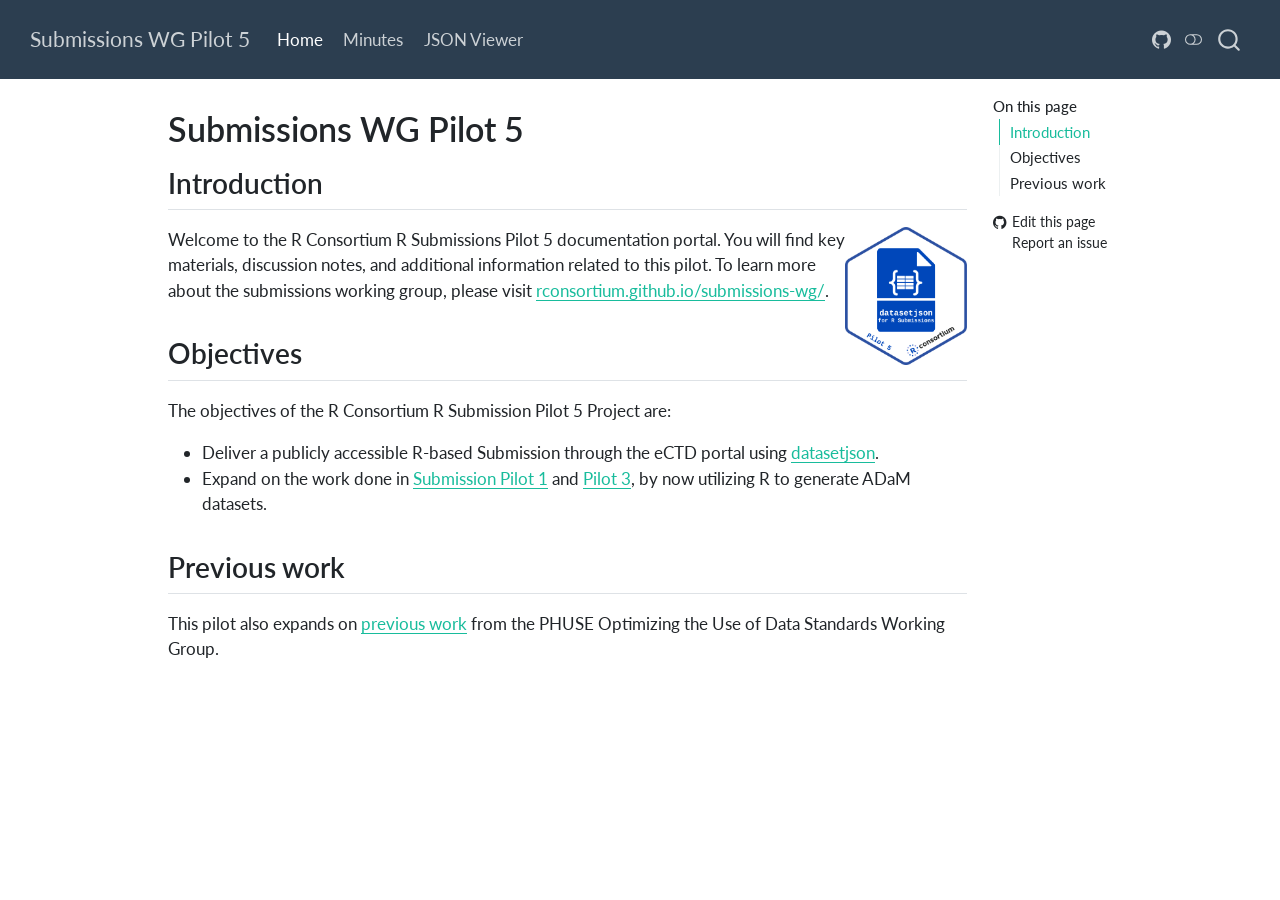
<file: index.html>
<!DOCTYPE html>
<html xmlns="http://www.w3.org/1999/xhtml" lang="en" xml:lang="en"><head>

<meta charset="utf-8">
<meta name="generator" content="quarto-1.8.27">

<meta name="viewport" content="width=device-width, initial-scale=1.0, user-scalable=yes">


<title>Submissions WG Pilot 5</title>
<style>
code{white-space: pre-wrap;}
span.smallcaps{font-variant: small-caps;}
div.columns{display: flex; gap: min(4vw, 1.5em);}
div.column{flex: auto; overflow-x: auto;}
div.hanging-indent{margin-left: 1.5em; text-indent: -1.5em;}
ul.task-list{list-style: none;}
ul.task-list li input[type="checkbox"] {
  width: 0.8em;
  margin: 0 0.8em 0.2em -1em; /* quarto-specific, see https://github.com/quarto-dev/quarto-cli/issues/4556 */ 
  vertical-align: middle;
}
</style>


<script src="site_libs/quarto-nav/quarto-nav.js"></script>
<script src="site_libs/quarto-nav/headroom.min.js"></script>
<script src="site_libs/clipboard/clipboard.min.js"></script>
<script src="site_libs/quarto-search/autocomplete.umd.js"></script>
<script src="site_libs/quarto-search/fuse.min.js"></script>
<script src="site_libs/quarto-search/quarto-search.js"></script>
<meta name="quarto:offset" content="./">
<link href="./images/favicon.ico" rel="icon">
<script src="site_libs/quarto-html/quarto.js" type="module"></script>
<script src="site_libs/quarto-html/tabsets/tabsets.js" type="module"></script>
<script src="site_libs/quarto-html/axe/axe-check.js" type="module"></script>
<script src="site_libs/quarto-html/popper.min.js"></script>
<script src="site_libs/quarto-html/tippy.umd.min.js"></script>
<script src="site_libs/quarto-html/anchor.min.js"></script>
<link href="site_libs/quarto-html/tippy.css" rel="stylesheet">
<link href="site_libs/quarto-html/quarto-syntax-highlighting-ed96de9b727972fe78a7b5d16c58bf87.css" rel="stylesheet" class="quarto-color-scheme" id="quarto-text-highlighting-styles">
<link href="site_libs/quarto-html/quarto-syntax-highlighting-dark-4d9afe2b8d18ee9fa5d0d57b5ed4214d.css" rel="stylesheet" class="quarto-color-scheme quarto-color-alternate" id="quarto-text-highlighting-styles">
<link href="site_libs/quarto-html/quarto-syntax-highlighting-ed96de9b727972fe78a7b5d16c58bf87.css" rel="stylesheet" class="quarto-color-scheme-extra" id="quarto-text-highlighting-styles">
<script src="site_libs/bootstrap/bootstrap.min.js"></script>
<link href="site_libs/bootstrap/bootstrap-icons.css" rel="stylesheet">
<link href="site_libs/bootstrap/bootstrap-960d9d362f81d399278ec3e29b622b37.min.css" rel="stylesheet" append-hash="true" class="quarto-color-scheme" id="quarto-bootstrap" data-mode="light">
<link href="site_libs/bootstrap/bootstrap-dark-e7f4145358ce1d0cd37d8d374dbb44f9.min.css" rel="stylesheet" append-hash="true" class="quarto-color-scheme quarto-color-alternate" id="quarto-bootstrap" data-mode="dark">
<link href="site_libs/bootstrap/bootstrap-960d9d362f81d399278ec3e29b622b37.min.css" rel="stylesheet" append-hash="true" class="quarto-color-scheme-extra" id="quarto-bootstrap" data-mode="light">
<script id="quarto-search-options" type="application/json">{
  "location": "navbar",
  "copy-button": false,
  "collapse-after": 3,
  "panel-placement": "end",
  "type": "overlay",
  "limit": 50,
  "keyboard-shortcut": [
    "f",
    "/",
    "s"
  ],
  "show-item-context": false,
  "language": {
    "search-no-results-text": "No results",
    "search-matching-documents-text": "matching documents",
    "search-copy-link-title": "Copy link to search",
    "search-hide-matches-text": "Hide additional matches",
    "search-more-match-text": "more match in this document",
    "search-more-matches-text": "more matches in this document",
    "search-clear-button-title": "Clear",
    "search-text-placeholder": "",
    "search-detached-cancel-button-title": "Cancel",
    "search-submit-button-title": "Submit",
    "search-label": "Search"
  }
}</script>


<link rel="stylesheet" href="styles.css">
</head>

<body class="nav-fixed quarto-light"><script id="quarto-html-before-body" type="application/javascript">
    const toggleBodyColorMode = (bsSheetEl) => {
      const mode = bsSheetEl.getAttribute("data-mode");
      const bodyEl = window.document.querySelector("body");
      if (mode === "dark") {
        bodyEl.classList.add("quarto-dark");
        bodyEl.classList.remove("quarto-light");
      } else {
        bodyEl.classList.add("quarto-light");
        bodyEl.classList.remove("quarto-dark");
      }
    }
    const toggleBodyColorPrimary = () => {
      const bsSheetEl = window.document.querySelector("link#quarto-bootstrap:not([rel=disabled-stylesheet])");
      if (bsSheetEl) {
        toggleBodyColorMode(bsSheetEl);
      }
    }
    const setColorSchemeToggle = (alternate) => {
      const toggles = window.document.querySelectorAll('.quarto-color-scheme-toggle');
      for (let i=0; i < toggles.length; i++) {
        const toggle = toggles[i];
        if (toggle) {
          if (alternate) {
            toggle.classList.add("alternate");
          } else {
            toggle.classList.remove("alternate");
          }
        }
      }
    };
    const toggleColorMode = (alternate) => {
      // Switch the stylesheets
      const primaryStylesheets = window.document.querySelectorAll('link.quarto-color-scheme:not(.quarto-color-alternate)');
      const alternateStylesheets = window.document.querySelectorAll('link.quarto-color-scheme.quarto-color-alternate');
      manageTransitions('#quarto-margin-sidebar .nav-link', false);
      if (alternate) {
        // note: dark is layered on light, we don't disable primary!
        enableStylesheet(alternateStylesheets);
        for (const sheetNode of alternateStylesheets) {
          if (sheetNode.id === "quarto-bootstrap") {
            toggleBodyColorMode(sheetNode);
          }
        }
      } else {
        disableStylesheet(alternateStylesheets);
        enableStylesheet(primaryStylesheets)
        toggleBodyColorPrimary();
      }
      manageTransitions('#quarto-margin-sidebar .nav-link', true);
      // Switch the toggles
      setColorSchemeToggle(alternate)
      // Hack to workaround the fact that safari doesn't
      // properly recolor the scrollbar when toggling (#1455)
      if (navigator.userAgent.indexOf('Safari') > 0 && navigator.userAgent.indexOf('Chrome') == -1) {
        manageTransitions("body", false);
        window.scrollTo(0, 1);
        setTimeout(() => {
          window.scrollTo(0, 0);
          manageTransitions("body", true);
        }, 40);
      }
    }
    const disableStylesheet = (stylesheets) => {
      for (let i=0; i < stylesheets.length; i++) {
        const stylesheet = stylesheets[i];
        stylesheet.rel = 'disabled-stylesheet';
      }
    }
    const enableStylesheet = (stylesheets) => {
      for (let i=0; i < stylesheets.length; i++) {
        const stylesheet = stylesheets[i];
        if(stylesheet.rel !== 'stylesheet') { // for Chrome, which will still FOUC without this check
          stylesheet.rel = 'stylesheet';
        }
      }
    }
    const manageTransitions = (selector, allowTransitions) => {
      const els = window.document.querySelectorAll(selector);
      for (let i=0; i < els.length; i++) {
        const el = els[i];
        if (allowTransitions) {
          el.classList.remove('notransition');
        } else {
          el.classList.add('notransition');
        }
      }
    }
    const isFileUrl = () => {
      return window.location.protocol === 'file:';
    }
    const hasAlternateSentinel = () => {
      let styleSentinel = getColorSchemeSentinel();
      if (styleSentinel !== null) {
        return styleSentinel === "alternate";
      } else {
        return false;
      }
    }
    const setStyleSentinel = (alternate) => {
      const value = alternate ? "alternate" : "default";
      if (!isFileUrl()) {
        window.localStorage.setItem("quarto-color-scheme", value);
      } else {
        localAlternateSentinel = value;
      }
    }
    const getColorSchemeSentinel = () => {
      if (!isFileUrl()) {
        const storageValue = window.localStorage.getItem("quarto-color-scheme");
        return storageValue != null ? storageValue : localAlternateSentinel;
      } else {
        return localAlternateSentinel;
      }
    }
    const toggleGiscusIfUsed = (isAlternate, darkModeDefault) => {
      const baseTheme = document.querySelector('#giscus-base-theme')?.value ?? 'light';
      const alternateTheme = document.querySelector('#giscus-alt-theme')?.value ?? 'dark';
      let newTheme = '';
      if(authorPrefersDark) {
        newTheme = isAlternate ? baseTheme : alternateTheme;
      } else {
        newTheme = isAlternate ? alternateTheme : baseTheme;
      }
      const changeGiscusTheme = () => {
        // From: https://github.com/giscus/giscus/issues/336
        const sendMessage = (message) => {
          const iframe = document.querySelector('iframe.giscus-frame');
          if (!iframe) return;
          iframe.contentWindow.postMessage({ giscus: message }, 'https://giscus.app');
        }
        sendMessage({
          setConfig: {
            theme: newTheme
          }
        });
      }
      const isGiscussLoaded = window.document.querySelector('iframe.giscus-frame') !== null;
      if (isGiscussLoaded) {
        changeGiscusTheme();
      }
    };
    const authorPrefersDark = false;
    const darkModeDefault = authorPrefersDark;
      document.querySelector('link#quarto-text-highlighting-styles.quarto-color-scheme-extra').rel = 'disabled-stylesheet';
      document.querySelector('link#quarto-bootstrap.quarto-color-scheme-extra').rel = 'disabled-stylesheet';
    let localAlternateSentinel = darkModeDefault ? 'alternate' : 'default';
    // Dark / light mode switch
    window.quartoToggleColorScheme = () => {
      // Read the current dark / light value
      let toAlternate = !hasAlternateSentinel();
      toggleColorMode(toAlternate);
      setStyleSentinel(toAlternate);
      toggleGiscusIfUsed(toAlternate, darkModeDefault);
      window.dispatchEvent(new Event('resize'));
    };
    // Switch to dark mode if need be
    if (hasAlternateSentinel()) {
      toggleColorMode(true);
    } else {
      toggleColorMode(false);
    }
  </script>

<div id="quarto-search-results"></div>
  <header id="quarto-header" class="headroom fixed-top">
    <nav class="navbar navbar-expand-lg " data-bs-theme="dark">
      <div class="navbar-container container-fluid">
      <div class="navbar-brand-container mx-auto">
    <a class="navbar-brand" href="./index.html">
    <span class="navbar-title">Submissions WG Pilot 5</span>
    </a>
  </div>
            <div id="quarto-search" class="" title="Search"></div>
          <button class="navbar-toggler" type="button" data-bs-toggle="collapse" data-bs-target="#navbarCollapse" aria-controls="navbarCollapse" role="menu" aria-expanded="false" aria-label="Toggle navigation" onclick="if (window.quartoToggleHeadroom) { window.quartoToggleHeadroom(); }">
  <span class="navbar-toggler-icon"></span>
</button>
          <div class="collapse navbar-collapse" id="navbarCollapse">
            <ul class="navbar-nav navbar-nav-scroll me-auto">
  <li class="nav-item">
    <a class="nav-link active" href="./index.html" aria-current="page"> 
<span class="menu-text">Home</span></a>
  </li>  
  <li class="nav-item">
    <a class="nav-link" href="https://github.com/RConsortium/submissions-pilot5-datasetjson/discussions/3/"> 
<span class="menu-text">Minutes</span></a>
  </li>  
  <li class="nav-item">
    <a class="nav-link" href="./viewer.html"> 
<span class="menu-text">JSON Viewer</span></a>
  </li>  
</ul>
            <ul class="navbar-nav navbar-nav-scroll ms-auto">
  <li class="nav-item compact">
    <a class="nav-link" href="https://github.com/RConsortium/submissions-pilot5-website"> <i class="bi bi-github" role="img" aria-label="GitHub Site">
</i> 
<span class="menu-text"></span></a>
  </li>  
</ul>
          </div> <!-- /navcollapse -->
            <div class="quarto-navbar-tools">
  <a href="" class="quarto-color-scheme-toggle quarto-navigation-tool  px-1" onclick="window.quartoToggleColorScheme(); return false;" title="Toggle dark mode"><i class="bi"></i></a>
</div>
      </div> <!-- /container-fluid -->
    </nav>
</header>
<!-- content -->
<div id="quarto-content" class="quarto-container page-columns page-rows-contents page-layout-article page-navbar">
<!-- sidebar -->
<!-- margin-sidebar -->
    <div id="quarto-margin-sidebar" class="sidebar margin-sidebar">
        <nav id="TOC" role="doc-toc" class="toc-active">
    <h2 id="toc-title">On this page</h2>
   
  <ul>
  <li><a href="#introduction" id="toc-introduction" class="nav-link active" data-scroll-target="#introduction">Introduction</a></li>
  <li><a href="#objectives" id="toc-objectives" class="nav-link" data-scroll-target="#objectives">Objectives</a></li>
  <li><a href="#previous-work" id="toc-previous-work" class="nav-link" data-scroll-target="#previous-work">Previous work</a></li>
  </ul>
<div class="toc-actions"><ul><li><a href="https://github.com/RConsortium/submissions-pilot5-website/edit/main/index.qmd" class="toc-action"><i class="bi bi-github"></i>Edit this page</a></li><li><a href="https://github.com/RConsortium/submissions-pilot5-website/issues/new" class="toc-action"><i class="bi empty"></i>Report an issue</a></li></ul></div></nav>
    </div>
<!-- main -->
<main class="content" id="quarto-document-content">


<header id="title-block-header" class="quarto-title-block default">
<div class="quarto-title">
<h1 class="title">Submissions WG Pilot 5</h1>
</div>



<div class="quarto-title-meta">

    
  
    
  </div>
  


</header>


<section id="introduction" class="level2">
<h2 class="anchored" data-anchor-id="introduction">Introduction</h2>
<p><a href="https://rconsortium.github.io/submissions-pilot5-website/"><img src="images/pilot 5@2x.png" align="right" height="138" alt="pilot 5 website"></a></p>
<p>Welcome to the R Consortium R Submissions Pilot 5 documentation portal. You will find key materials, discussion notes, and additional information related to this pilot. To learn more about the submissions working group, please visit <a href="https://rconsortium.github.io/submissions-wg/">rconsortium.github.io/submissions-wg/</a>.</p>
</section>
<section id="objectives" class="level2">
<h2 class="anchored" data-anchor-id="objectives">Objectives</h2>
<p>The objectives of the R Consortium R Submission Pilot 5 Project are:</p>
<ul>
<li>Deliver a publicly accessible R-based Submission through the eCTD portal using <a href="https://github.com/atorus-research/datasetjson">datasetjson</a>.</li>
<li>Expand on the work done in <a href="https://github.com/RConsortium/submissions-pilot1">Submission Pilot 1</a> and <a href="https://github.com/RConsortium/submissions-pilot3-adam">Pilot 3</a>, by now utilizing R to generate ADaM datasets.</li>
</ul>
</section>
<section id="previous-work" class="level2">
<h2 class="anchored" data-anchor-id="previous-work">Previous work</h2>
<p>This pilot also expands on <a href="https://phuse.s3.eu-central-1.amazonaws.com/Deliverables/Optimizing+the+Use+of+Data+Standards/WP-88+Dataset-JSON+Report.pdf">previous work</a> from the PHUSE Optimizing the Use of Data Standards Working Group.</p>


</section>

</main> <!-- /main -->
<script id="quarto-html-after-body" type="application/javascript">
  window.document.addEventListener("DOMContentLoaded", function (event) {
    // Ensure there is a toggle, if there isn't float one in the top right
    if (window.document.querySelector('.quarto-color-scheme-toggle') === null) {
      const a = window.document.createElement('a');
      a.classList.add('top-right');
      a.classList.add('quarto-color-scheme-toggle');
      a.href = "";
      a.onclick = function() { try { window.quartoToggleColorScheme(); } catch {} return false; };
      const i = window.document.createElement("i");
      i.classList.add('bi');
      a.appendChild(i);
      window.document.body.appendChild(a);
    }
    setColorSchemeToggle(hasAlternateSentinel())
    const icon = "";
    const anchorJS = new window.AnchorJS();
    anchorJS.options = {
      placement: 'right',
      icon: icon
    };
    anchorJS.add('.anchored');
    const isCodeAnnotation = (el) => {
      for (const clz of el.classList) {
        if (clz.startsWith('code-annotation-')) {                     
          return true;
        }
      }
      return false;
    }
    const onCopySuccess = function(e) {
      // button target
      const button = e.trigger;
      // don't keep focus
      button.blur();
      // flash "checked"
      button.classList.add('code-copy-button-checked');
      var currentTitle = button.getAttribute("title");
      button.setAttribute("title", "Copied!");
      let tooltip;
      if (window.bootstrap) {
        button.setAttribute("data-bs-toggle", "tooltip");
        button.setAttribute("data-bs-placement", "left");
        button.setAttribute("data-bs-title", "Copied!");
        tooltip = new bootstrap.Tooltip(button, 
          { trigger: "manual", 
            customClass: "code-copy-button-tooltip",
            offset: [0, -8]});
        tooltip.show();    
      }
      setTimeout(function() {
        if (tooltip) {
          tooltip.hide();
          button.removeAttribute("data-bs-title");
          button.removeAttribute("data-bs-toggle");
          button.removeAttribute("data-bs-placement");
        }
        button.setAttribute("title", currentTitle);
        button.classList.remove('code-copy-button-checked');
      }, 1000);
      // clear code selection
      e.clearSelection();
    }
    const getTextToCopy = function(trigger) {
      const outerScaffold = trigger.parentElement.cloneNode(true);
      const codeEl = outerScaffold.querySelector('code');
      for (const childEl of codeEl.children) {
        if (isCodeAnnotation(childEl)) {
          childEl.remove();
        }
      }
      return codeEl.innerText;
    }
    const clipboard = new window.ClipboardJS('.code-copy-button:not([data-in-quarto-modal])', {
      text: getTextToCopy
    });
    clipboard.on('success', onCopySuccess);
    if (window.document.getElementById('quarto-embedded-source-code-modal')) {
      const clipboardModal = new window.ClipboardJS('.code-copy-button[data-in-quarto-modal]', {
        text: getTextToCopy,
        container: window.document.getElementById('quarto-embedded-source-code-modal')
      });
      clipboardModal.on('success', onCopySuccess);
    }
      var localhostRegex = new RegExp(/^(?:http|https):\/\/localhost\:?[0-9]*\//);
      var mailtoRegex = new RegExp(/^mailto:/);
        var filterRegex = new RegExp("https:\/\/rconsortium\.github\.io\/submissions-pilot5-website");
      var isInternal = (href) => {
          return filterRegex.test(href) || localhostRegex.test(href) || mailtoRegex.test(href);
      }
      // Inspect non-navigation links and adorn them if external
     var links = window.document.querySelectorAll('a[href]:not(.nav-link):not(.navbar-brand):not(.toc-action):not(.sidebar-link):not(.sidebar-item-toggle):not(.pagination-link):not(.no-external):not([aria-hidden]):not(.dropdown-item):not(.quarto-navigation-tool):not(.about-link)');
      for (var i=0; i<links.length; i++) {
        const link = links[i];
        if (!isInternal(link.href)) {
          // undo the damage that might have been done by quarto-nav.js in the case of
          // links that we want to consider external
          if (link.dataset.originalHref !== undefined) {
            link.href = link.dataset.originalHref;
          }
        }
      }
    function tippyHover(el, contentFn, onTriggerFn, onUntriggerFn) {
      const config = {
        allowHTML: true,
        maxWidth: 500,
        delay: 100,
        arrow: false,
        appendTo: function(el) {
            return el.parentElement;
        },
        interactive: true,
        interactiveBorder: 10,
        theme: 'quarto',
        placement: 'bottom-start',
      };
      if (contentFn) {
        config.content = contentFn;
      }
      if (onTriggerFn) {
        config.onTrigger = onTriggerFn;
      }
      if (onUntriggerFn) {
        config.onUntrigger = onUntriggerFn;
      }
      window.tippy(el, config); 
    }
    const noterefs = window.document.querySelectorAll('a[role="doc-noteref"]');
    for (var i=0; i<noterefs.length; i++) {
      const ref = noterefs[i];
      tippyHover(ref, function() {
        // use id or data attribute instead here
        let href = ref.getAttribute('data-footnote-href') || ref.getAttribute('href');
        try { href = new URL(href).hash; } catch {}
        const id = href.replace(/^#\/?/, "");
        const note = window.document.getElementById(id);
        if (note) {
          return note.innerHTML;
        } else {
          return "";
        }
      });
    }
    const xrefs = window.document.querySelectorAll('a.quarto-xref');
    const processXRef = (id, note) => {
      // Strip column container classes
      const stripColumnClz = (el) => {
        el.classList.remove("page-full", "page-columns");
        if (el.children) {
          for (const child of el.children) {
            stripColumnClz(child);
          }
        }
      }
      stripColumnClz(note)
      if (id === null || id.startsWith('sec-')) {
        // Special case sections, only their first couple elements
        const container = document.createElement("div");
        if (note.children && note.children.length > 2) {
          container.appendChild(note.children[0].cloneNode(true));
          for (let i = 1; i < note.children.length; i++) {
            const child = note.children[i];
            if (child.tagName === "P" && child.innerText === "") {
              continue;
            } else {
              container.appendChild(child.cloneNode(true));
              break;
            }
          }
          if (window.Quarto?.typesetMath) {
            window.Quarto.typesetMath(container);
          }
          return container.innerHTML
        } else {
          if (window.Quarto?.typesetMath) {
            window.Quarto.typesetMath(note);
          }
          return note.innerHTML;
        }
      } else {
        // Remove any anchor links if they are present
        const anchorLink = note.querySelector('a.anchorjs-link');
        if (anchorLink) {
          anchorLink.remove();
        }
        if (window.Quarto?.typesetMath) {
          window.Quarto.typesetMath(note);
        }
        if (note.classList.contains("callout")) {
          return note.outerHTML;
        } else {
          return note.innerHTML;
        }
      }
    }
    for (var i=0; i<xrefs.length; i++) {
      const xref = xrefs[i];
      tippyHover(xref, undefined, function(instance) {
        instance.disable();
        let url = xref.getAttribute('href');
        let hash = undefined; 
        if (url.startsWith('#')) {
          hash = url;
        } else {
          try { hash = new URL(url).hash; } catch {}
        }
        if (hash) {
          const id = hash.replace(/^#\/?/, "");
          const note = window.document.getElementById(id);
          if (note !== null) {
            try {
              const html = processXRef(id, note.cloneNode(true));
              instance.setContent(html);
            } finally {
              instance.enable();
              instance.show();
            }
          } else {
            // See if we can fetch this
            fetch(url.split('#')[0])
            .then(res => res.text())
            .then(html => {
              const parser = new DOMParser();
              const htmlDoc = parser.parseFromString(html, "text/html");
              const note = htmlDoc.getElementById(id);
              if (note !== null) {
                const html = processXRef(id, note);
                instance.setContent(html);
              } 
            }).finally(() => {
              instance.enable();
              instance.show();
            });
          }
        } else {
          // See if we can fetch a full url (with no hash to target)
          // This is a special case and we should probably do some content thinning / targeting
          fetch(url)
          .then(res => res.text())
          .then(html => {
            const parser = new DOMParser();
            const htmlDoc = parser.parseFromString(html, "text/html");
            const note = htmlDoc.querySelector('main.content');
            if (note !== null) {
              // This should only happen for chapter cross references
              // (since there is no id in the URL)
              // remove the first header
              if (note.children.length > 0 && note.children[0].tagName === "HEADER") {
                note.children[0].remove();
              }
              const html = processXRef(null, note);
              instance.setContent(html);
            } 
          }).finally(() => {
            instance.enable();
            instance.show();
          });
        }
      }, function(instance) {
      });
    }
        let selectedAnnoteEl;
        const selectorForAnnotation = ( cell, annotation) => {
          let cellAttr = 'data-code-cell="' + cell + '"';
          let lineAttr = 'data-code-annotation="' +  annotation + '"';
          const selector = 'span[' + cellAttr + '][' + lineAttr + ']';
          return selector;
        }
        const selectCodeLines = (annoteEl) => {
          const doc = window.document;
          const targetCell = annoteEl.getAttribute("data-target-cell");
          const targetAnnotation = annoteEl.getAttribute("data-target-annotation");
          const annoteSpan = window.document.querySelector(selectorForAnnotation(targetCell, targetAnnotation));
          const lines = annoteSpan.getAttribute("data-code-lines").split(",");
          const lineIds = lines.map((line) => {
            return targetCell + "-" + line;
          })
          let top = null;
          let height = null;
          let parent = null;
          if (lineIds.length > 0) {
              //compute the position of the single el (top and bottom and make a div)
              const el = window.document.getElementById(lineIds[0]);
              top = el.offsetTop;
              height = el.offsetHeight;
              parent = el.parentElement.parentElement;
            if (lineIds.length > 1) {
              const lastEl = window.document.getElementById(lineIds[lineIds.length - 1]);
              const bottom = lastEl.offsetTop + lastEl.offsetHeight;
              height = bottom - top;
            }
            if (top !== null && height !== null && parent !== null) {
              // cook up a div (if necessary) and position it 
              let div = window.document.getElementById("code-annotation-line-highlight");
              if (div === null) {
                div = window.document.createElement("div");
                div.setAttribute("id", "code-annotation-line-highlight");
                div.style.position = 'absolute';
                parent.appendChild(div);
              }
              div.style.top = top - 2 + "px";
              div.style.height = height + 4 + "px";
              div.style.left = 0;
              let gutterDiv = window.document.getElementById("code-annotation-line-highlight-gutter");
              if (gutterDiv === null) {
                gutterDiv = window.document.createElement("div");
                gutterDiv.setAttribute("id", "code-annotation-line-highlight-gutter");
                gutterDiv.style.position = 'absolute';
                const codeCell = window.document.getElementById(targetCell);
                const gutter = codeCell.querySelector('.code-annotation-gutter');
                gutter.appendChild(gutterDiv);
              }
              gutterDiv.style.top = top - 2 + "px";
              gutterDiv.style.height = height + 4 + "px";
            }
            selectedAnnoteEl = annoteEl;
          }
        };
        const unselectCodeLines = () => {
          const elementsIds = ["code-annotation-line-highlight", "code-annotation-line-highlight-gutter"];
          elementsIds.forEach((elId) => {
            const div = window.document.getElementById(elId);
            if (div) {
              div.remove();
            }
          });
          selectedAnnoteEl = undefined;
        };
          // Handle positioning of the toggle
      window.addEventListener(
        "resize",
        throttle(() => {
          elRect = undefined;
          if (selectedAnnoteEl) {
            selectCodeLines(selectedAnnoteEl);
          }
        }, 10)
      );
      function throttle(fn, ms) {
      let throttle = false;
      let timer;
        return (...args) => {
          if(!throttle) { // first call gets through
              fn.apply(this, args);
              throttle = true;
          } else { // all the others get throttled
              if(timer) clearTimeout(timer); // cancel #2
              timer = setTimeout(() => {
                fn.apply(this, args);
                timer = throttle = false;
              }, ms);
          }
        };
      }
        // Attach click handler to the DT
        const annoteDls = window.document.querySelectorAll('dt[data-target-cell]');
        for (const annoteDlNode of annoteDls) {
          annoteDlNode.addEventListener('click', (event) => {
            const clickedEl = event.target;
            if (clickedEl !== selectedAnnoteEl) {
              unselectCodeLines();
              const activeEl = window.document.querySelector('dt[data-target-cell].code-annotation-active');
              if (activeEl) {
                activeEl.classList.remove('code-annotation-active');
              }
              selectCodeLines(clickedEl);
              clickedEl.classList.add('code-annotation-active');
            } else {
              // Unselect the line
              unselectCodeLines();
              clickedEl.classList.remove('code-annotation-active');
            }
          });
        }
    const findCites = (el) => {
      const parentEl = el.parentElement;
      if (parentEl) {
        const cites = parentEl.dataset.cites;
        if (cites) {
          return {
            el,
            cites: cites.split(' ')
          };
        } else {
          return findCites(el.parentElement)
        }
      } else {
        return undefined;
      }
    };
    var bibliorefs = window.document.querySelectorAll('a[role="doc-biblioref"]');
    for (var i=0; i<bibliorefs.length; i++) {
      const ref = bibliorefs[i];
      const citeInfo = findCites(ref);
      if (citeInfo) {
        tippyHover(citeInfo.el, function() {
          var popup = window.document.createElement('div');
          citeInfo.cites.forEach(function(cite) {
            var citeDiv = window.document.createElement('div');
            citeDiv.classList.add('hanging-indent');
            citeDiv.classList.add('csl-entry');
            var biblioDiv = window.document.getElementById('ref-' + cite);
            if (biblioDiv) {
              citeDiv.innerHTML = biblioDiv.innerHTML;
            }
            popup.appendChild(citeDiv);
          });
          return popup.innerHTML;
        });
      }
    }
  });
  </script>
</div> <!-- /content -->




<footer class="footer"><div class="nav-footer"><div class="nav-footer-center"><div class="toc-actions d-sm-block d-md-none"><ul><li><a href="https://github.com/RConsortium/submissions-pilot5-website/edit/main/index.qmd" class="toc-action"><i class="bi bi-github"></i>Edit this page</a></li><li><a href="https://github.com/RConsortium/submissions-pilot5-website/issues/new" class="toc-action"><i class="bi empty"></i>Report an issue</a></li></ul></div></div></div></footer></body></html>
</file>
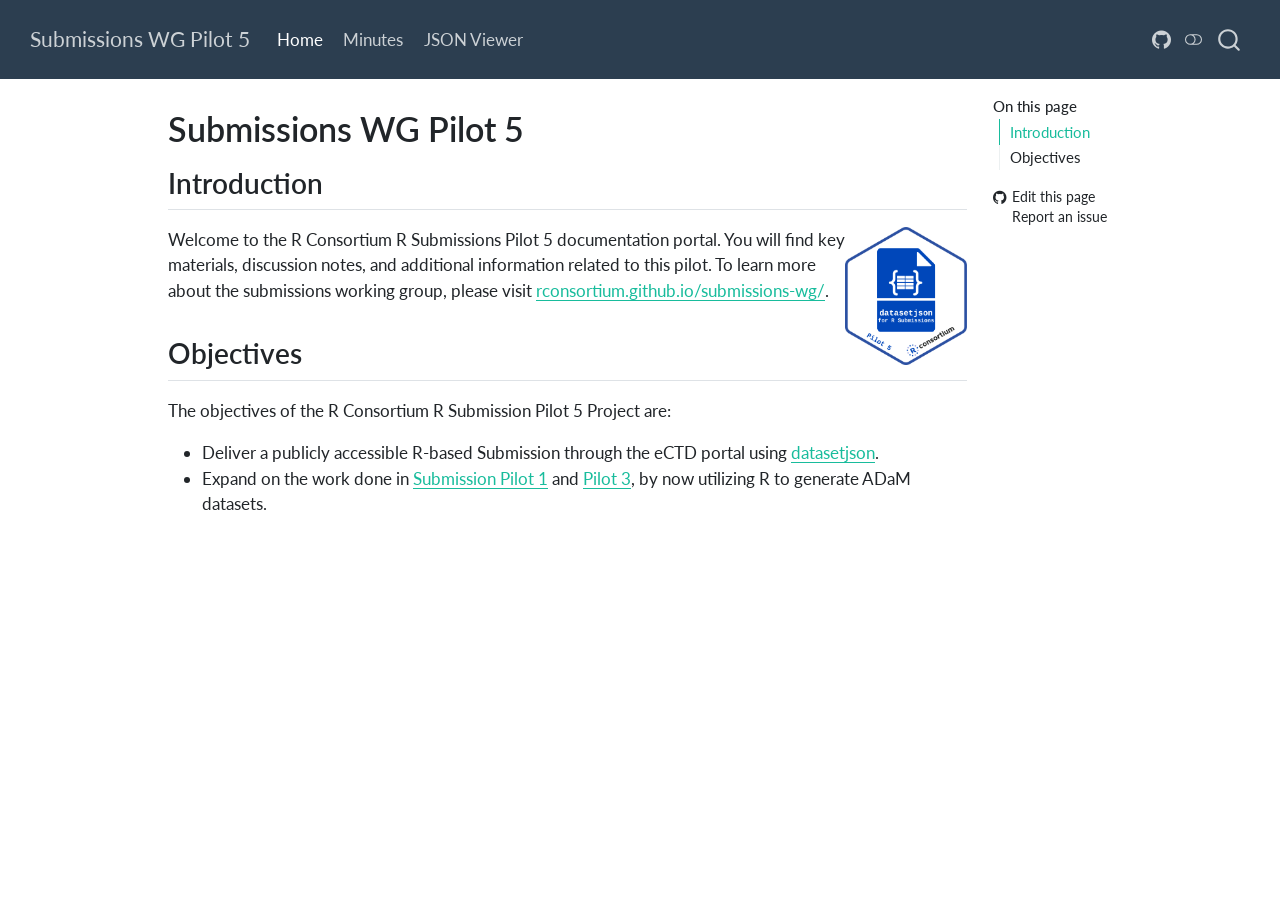
<file: docs/index.html>
<!DOCTYPE html>
<html xmlns="http://www.w3.org/1999/xhtml" lang="en" xml:lang="en"><head>

<meta charset="utf-8">
<meta name="generator" content="quarto-1.5.57">

<meta name="viewport" content="width=device-width, initial-scale=1.0, user-scalable=yes">


<title>Submissions WG Pilot 5</title>
<style>
code{white-space: pre-wrap;}
span.smallcaps{font-variant: small-caps;}
div.columns{display: flex; gap: min(4vw, 1.5em);}
div.column{flex: auto; overflow-x: auto;}
div.hanging-indent{margin-left: 1.5em; text-indent: -1.5em;}
ul.task-list{list-style: none;}
ul.task-list li input[type="checkbox"] {
  width: 0.8em;
  margin: 0 0.8em 0.2em -1em; /* quarto-specific, see https://github.com/quarto-dev/quarto-cli/issues/4556 */ 
  vertical-align: middle;
}
</style>


<script src="site_libs/quarto-nav/quarto-nav.js"></script>
<script src="site_libs/quarto-nav/headroom.min.js"></script>
<script src="site_libs/clipboard/clipboard.min.js"></script>
<script src="site_libs/quarto-search/autocomplete.umd.js"></script>
<script src="site_libs/quarto-search/fuse.min.js"></script>
<script src="site_libs/quarto-search/quarto-search.js"></script>
<meta name="quarto:offset" content="./">
<link href="./images/favicon.ico" rel="icon">
<script src="site_libs/quarto-html/quarto.js"></script>
<script src="site_libs/quarto-html/popper.min.js"></script>
<script src="site_libs/quarto-html/tippy.umd.min.js"></script>
<script src="site_libs/quarto-html/anchor.min.js"></script>
<link href="site_libs/quarto-html/tippy.css" rel="stylesheet">
<link href="site_libs/quarto-html/quarto-syntax-highlighting.css" rel="stylesheet" class="quarto-color-scheme" id="quarto-text-highlighting-styles">
<link href="site_libs/quarto-html/quarto-syntax-highlighting-dark.css" rel="prefetch" class="quarto-color-scheme quarto-color-alternate" id="quarto-text-highlighting-styles">
<script src="site_libs/bootstrap/bootstrap.min.js"></script>
<link href="site_libs/bootstrap/bootstrap-icons.css" rel="stylesheet">
<link href="site_libs/bootstrap/bootstrap.min.css" rel="stylesheet" class="quarto-color-scheme" id="quarto-bootstrap" data-mode="light">
<link href="site_libs/bootstrap/bootstrap-dark.min.css" rel="prefetch" class="quarto-color-scheme quarto-color-alternate" id="quarto-bootstrap" data-mode="dark">
<script id="quarto-search-options" type="application/json">{
  "location": "navbar",
  "copy-button": false,
  "collapse-after": 3,
  "panel-placement": "end",
  "type": "overlay",
  "limit": 50,
  "keyboard-shortcut": [
    "f",
    "/",
    "s"
  ],
  "show-item-context": false,
  "language": {
    "search-no-results-text": "No results",
    "search-matching-documents-text": "matching documents",
    "search-copy-link-title": "Copy link to search",
    "search-hide-matches-text": "Hide additional matches",
    "search-more-match-text": "more match in this document",
    "search-more-matches-text": "more matches in this document",
    "search-clear-button-title": "Clear",
    "search-text-placeholder": "",
    "search-detached-cancel-button-title": "Cancel",
    "search-submit-button-title": "Submit",
    "search-label": "Search"
  }
}</script>


<link rel="stylesheet" href="styles.css">
</head>

<body class="nav-fixed">

<div id="quarto-search-results"></div>
  <header id="quarto-header" class="headroom fixed-top">
    <nav class="navbar navbar-expand-lg " data-bs-theme="dark">
      <div class="navbar-container container-fluid">
      <div class="navbar-brand-container mx-auto">
    <a class="navbar-brand" href="./index.html">
    <span class="navbar-title">Submissions WG Pilot 5</span>
    </a>
  </div>
            <div id="quarto-search" class="" title="Search"></div>
          <button class="navbar-toggler" type="button" data-bs-toggle="collapse" data-bs-target="#navbarCollapse" aria-controls="navbarCollapse" role="menu" aria-expanded="false" aria-label="Toggle navigation" onclick="if (window.quartoToggleHeadroom) { window.quartoToggleHeadroom(); }">
  <span class="navbar-toggler-icon"></span>
</button>
          <div class="collapse navbar-collapse" id="navbarCollapse">
            <ul class="navbar-nav navbar-nav-scroll me-auto">
  <li class="nav-item">
    <a class="nav-link active" href="./index.html" aria-current="page"> 
<span class="menu-text">Home</span></a>
  </li>  
  <li class="nav-item">
    <a class="nav-link" href="https://github.com/RConsortium/submissions-pilot5-datasetjson/discussions/3/"> 
<span class="menu-text">Minutes</span></a>
  </li>  
  <li class="nav-item">
    <a class="nav-link" href="./viewer.html"> 
<span class="menu-text">JSON Viewer</span></a>
  </li>  
</ul>
            <ul class="navbar-nav navbar-nav-scroll ms-auto">
  <li class="nav-item compact">
    <a class="nav-link" href="https://github.com/RConsortium/submissions-pilot5-website"> <i class="bi bi-github" role="img" aria-label="GitHub Site">
</i> 
<span class="menu-text"></span></a>
  </li>  
</ul>
          </div> <!-- /navcollapse -->
            <div class="quarto-navbar-tools">
  <a href="" class="quarto-color-scheme-toggle quarto-navigation-tool  px-1" onclick="window.quartoToggleColorScheme(); return false;" title="Toggle dark mode"><i class="bi"></i></a>
</div>
      </div> <!-- /container-fluid -->
    </nav>
</header>
<!-- content -->
<div id="quarto-content" class="quarto-container page-columns page-rows-contents page-layout-article page-navbar">
<!-- sidebar -->
<!-- margin-sidebar -->
    <div id="quarto-margin-sidebar" class="sidebar margin-sidebar">
        <nav id="TOC" role="doc-toc" class="toc-active">
    <h2 id="toc-title">On this page</h2>
   
  <ul>
  <li><a href="#introduction" id="toc-introduction" class="nav-link active" data-scroll-target="#introduction">Introduction</a></li>
  <li><a href="#objectives" id="toc-objectives" class="nav-link" data-scroll-target="#objectives">Objectives</a></li>
  </ul>
<div class="toc-actions"><ul><li><a href="https://github.com/RConsortium/submissions-pilot5-website/edit/main/index.qmd" class="toc-action"><i class="bi bi-github"></i>Edit this page</a></li><li><a href="https://github.com/RConsortium/submissions-pilot5-website/issues/new" class="toc-action"><i class="bi empty"></i>Report an issue</a></li></ul></div></nav>
    </div>
<!-- main -->
<main class="content" id="quarto-document-content">

<header id="title-block-header" class="quarto-title-block default">
<div class="quarto-title">
<h1 class="title">Submissions WG Pilot 5</h1>
</div>



<div class="quarto-title-meta">

    
  
    
  </div>
  


</header>


<section id="introduction" class="level2">
<h2 class="anchored" data-anchor-id="introduction">Introduction</h2>
<p><a href="https://rconsortium.github.io/submissions-pilot5-website/"><img src="images/pilot 5@2x.png" align="right" height="138" alt="pilot 5 website"></a></p>
<p>Welcome to the R Consortium R Submissions Pilot 5 documentation portal. You will find key materials, discussion notes, and additional information related to this pilot. To learn more about the submissions working group, please visit <a href="https://rconsortium.github.io/submissions-wg/">rconsortium.github.io/submissions-wg/</a>.</p>
</section>
<section id="objectives" class="level2">
<h2 class="anchored" data-anchor-id="objectives">Objectives</h2>
<p>The objectives of the R Consortium R Submission Pilot 5 Project are:</p>
<ul>
<li>Deliver a publicly accessible R-based Submission through the eCTD portal using <a href="https://github.com/atorus-research/datasetjson">datasetjson</a>.</li>
<li>Expand on the work done in <a href="https://github.com/RConsortium/submissions-pilot1">Submission Pilot 1</a> and <a href="https://github.com/RConsortium/submissions-pilot3-adam">Pilot 3</a>, by now utilizing R to generate ADaM datasets.</li>
</ul>


</section>

</main> <!-- /main -->
<script id="quarto-html-after-body" type="application/javascript">
window.document.addEventListener("DOMContentLoaded", function (event) {
  const toggleBodyColorMode = (bsSheetEl) => {
    const mode = bsSheetEl.getAttribute("data-mode");
    const bodyEl = window.document.querySelector("body");
    if (mode === "dark") {
      bodyEl.classList.add("quarto-dark");
      bodyEl.classList.remove("quarto-light");
    } else {
      bodyEl.classList.add("quarto-light");
      bodyEl.classList.remove("quarto-dark");
    }
  }
  const toggleBodyColorPrimary = () => {
    const bsSheetEl = window.document.querySelector("link#quarto-bootstrap");
    if (bsSheetEl) {
      toggleBodyColorMode(bsSheetEl);
    }
  }
  toggleBodyColorPrimary();  
  const disableStylesheet = (stylesheets) => {
    for (let i=0; i < stylesheets.length; i++) {
      const stylesheet = stylesheets[i];
      stylesheet.rel = 'prefetch';
    }
  }
  const enableStylesheet = (stylesheets) => {
    for (let i=0; i < stylesheets.length; i++) {
      const stylesheet = stylesheets[i];
      stylesheet.rel = 'stylesheet';
    }
  }
  const manageTransitions = (selector, allowTransitions) => {
    const els = window.document.querySelectorAll(selector);
    for (let i=0; i < els.length; i++) {
      const el = els[i];
      if (allowTransitions) {
        el.classList.remove('notransition');
      } else {
        el.classList.add('notransition');
      }
    }
  }
  const toggleGiscusIfUsed = (isAlternate, darkModeDefault) => {
    const baseTheme = document.querySelector('#giscus-base-theme')?.value ?? 'light';
    const alternateTheme = document.querySelector('#giscus-alt-theme')?.value ?? 'dark';
    let newTheme = '';
    if(darkModeDefault) {
      newTheme = isAlternate ? baseTheme : alternateTheme;
    } else {
      newTheme = isAlternate ? alternateTheme : baseTheme;
    }
    const changeGiscusTheme = () => {
      // From: https://github.com/giscus/giscus/issues/336
      const sendMessage = (message) => {
        const iframe = document.querySelector('iframe.giscus-frame');
        if (!iframe) return;
        iframe.contentWindow.postMessage({ giscus: message }, 'https://giscus.app');
      }
      sendMessage({
        setConfig: {
          theme: newTheme
        }
      });
    }
    const isGiscussLoaded = window.document.querySelector('iframe.giscus-frame') !== null;
    if (isGiscussLoaded) {
      changeGiscusTheme();
    }
  }
  const toggleColorMode = (alternate) => {
    // Switch the stylesheets
    const alternateStylesheets = window.document.querySelectorAll('link.quarto-color-scheme.quarto-color-alternate');
    manageTransitions('#quarto-margin-sidebar .nav-link', false);
    if (alternate) {
      enableStylesheet(alternateStylesheets);
      for (const sheetNode of alternateStylesheets) {
        if (sheetNode.id === "quarto-bootstrap") {
          toggleBodyColorMode(sheetNode);
        }
      }
    } else {
      disableStylesheet(alternateStylesheets);
      toggleBodyColorPrimary();
    }
    manageTransitions('#quarto-margin-sidebar .nav-link', true);
    // Switch the toggles
    const toggles = window.document.querySelectorAll('.quarto-color-scheme-toggle');
    for (let i=0; i < toggles.length; i++) {
      const toggle = toggles[i];
      if (toggle) {
        if (alternate) {
          toggle.classList.add("alternate");     
        } else {
          toggle.classList.remove("alternate");
        }
      }
    }
    // Hack to workaround the fact that safari doesn't
    // properly recolor the scrollbar when toggling (#1455)
    if (navigator.userAgent.indexOf('Safari') > 0 && navigator.userAgent.indexOf('Chrome') == -1) {
      manageTransitions("body", false);
      window.scrollTo(0, 1);
      setTimeout(() => {
        window.scrollTo(0, 0);
        manageTransitions("body", true);
      }, 40);  
    }
  }
  const isFileUrl = () => { 
    return window.location.protocol === 'file:';
  }
  const hasAlternateSentinel = () => {  
    let styleSentinel = getColorSchemeSentinel();
    if (styleSentinel !== null) {
      return styleSentinel === "alternate";
    } else {
      return false;
    }
  }
  const setStyleSentinel = (alternate) => {
    const value = alternate ? "alternate" : "default";
    if (!isFileUrl()) {
      window.localStorage.setItem("quarto-color-scheme", value);
    } else {
      localAlternateSentinel = value;
    }
  }
  const getColorSchemeSentinel = () => {
    if (!isFileUrl()) {
      const storageValue = window.localStorage.getItem("quarto-color-scheme");
      return storageValue != null ? storageValue : localAlternateSentinel;
    } else {
      return localAlternateSentinel;
    }
  }
  const darkModeDefault = false;
  let localAlternateSentinel = darkModeDefault ? 'alternate' : 'default';
  // Dark / light mode switch
  window.quartoToggleColorScheme = () => {
    // Read the current dark / light value 
    let toAlternate = !hasAlternateSentinel();
    toggleColorMode(toAlternate);
    setStyleSentinel(toAlternate);
    toggleGiscusIfUsed(toAlternate, darkModeDefault);
  };
  // Ensure there is a toggle, if there isn't float one in the top right
  if (window.document.querySelector('.quarto-color-scheme-toggle') === null) {
    const a = window.document.createElement('a');
    a.classList.add('top-right');
    a.classList.add('quarto-color-scheme-toggle');
    a.href = "";
    a.onclick = function() { try { window.quartoToggleColorScheme(); } catch {} return false; };
    const i = window.document.createElement("i");
    i.classList.add('bi');
    a.appendChild(i);
    window.document.body.appendChild(a);
  }
  // Switch to dark mode if need be
  if (hasAlternateSentinel()) {
    toggleColorMode(true);
  } else {
    toggleColorMode(false);
  }
  const icon = "";
  const anchorJS = new window.AnchorJS();
  anchorJS.options = {
    placement: 'right',
    icon: icon
  };
  anchorJS.add('.anchored');
  const isCodeAnnotation = (el) => {
    for (const clz of el.classList) {
      if (clz.startsWith('code-annotation-')) {                     
        return true;
      }
    }
    return false;
  }
  const onCopySuccess = function(e) {
    // button target
    const button = e.trigger;
    // don't keep focus
    button.blur();
    // flash "checked"
    button.classList.add('code-copy-button-checked');
    var currentTitle = button.getAttribute("title");
    button.setAttribute("title", "Copied!");
    let tooltip;
    if (window.bootstrap) {
      button.setAttribute("data-bs-toggle", "tooltip");
      button.setAttribute("data-bs-placement", "left");
      button.setAttribute("data-bs-title", "Copied!");
      tooltip = new bootstrap.Tooltip(button, 
        { trigger: "manual", 
          customClass: "code-copy-button-tooltip",
          offset: [0, -8]});
      tooltip.show();    
    }
    setTimeout(function() {
      if (tooltip) {
        tooltip.hide();
        button.removeAttribute("data-bs-title");
        button.removeAttribute("data-bs-toggle");
        button.removeAttribute("data-bs-placement");
      }
      button.setAttribute("title", currentTitle);
      button.classList.remove('code-copy-button-checked');
    }, 1000);
    // clear code selection
    e.clearSelection();
  }
  const getTextToCopy = function(trigger) {
      const codeEl = trigger.previousElementSibling.cloneNode(true);
      for (const childEl of codeEl.children) {
        if (isCodeAnnotation(childEl)) {
          childEl.remove();
        }
      }
      return codeEl.innerText;
  }
  const clipboard = new window.ClipboardJS('.code-copy-button:not([data-in-quarto-modal])', {
    text: getTextToCopy
  });
  clipboard.on('success', onCopySuccess);
  if (window.document.getElementById('quarto-embedded-source-code-modal')) {
    // For code content inside modals, clipBoardJS needs to be initialized with a container option
    // TODO: Check when it could be a function (https://github.com/zenorocha/clipboard.js/issues/860)
    const clipboardModal = new window.ClipboardJS('.code-copy-button[data-in-quarto-modal]', {
      text: getTextToCopy,
      container: window.document.getElementById('quarto-embedded-source-code-modal')
    });
    clipboardModal.on('success', onCopySuccess);
  }
    var localhostRegex = new RegExp(/^(?:http|https):\/\/localhost\:?[0-9]*\//);
    var mailtoRegex = new RegExp(/^mailto:/);
      var filterRegex = new RegExp("https:\/\/rconsortium\.github\.io\/submissions-pilot5-website");
    var isInternal = (href) => {
        return filterRegex.test(href) || localhostRegex.test(href) || mailtoRegex.test(href);
    }
    // Inspect non-navigation links and adorn them if external
 	var links = window.document.querySelectorAll('a[href]:not(.nav-link):not(.navbar-brand):not(.toc-action):not(.sidebar-link):not(.sidebar-item-toggle):not(.pagination-link):not(.no-external):not([aria-hidden]):not(.dropdown-item):not(.quarto-navigation-tool):not(.about-link)');
    for (var i=0; i<links.length; i++) {
      const link = links[i];
      if (!isInternal(link.href)) {
        // undo the damage that might have been done by quarto-nav.js in the case of
        // links that we want to consider external
        if (link.dataset.originalHref !== undefined) {
          link.href = link.dataset.originalHref;
        }
      }
    }
  function tippyHover(el, contentFn, onTriggerFn, onUntriggerFn) {
    const config = {
      allowHTML: true,
      maxWidth: 500,
      delay: 100,
      arrow: false,
      appendTo: function(el) {
          return el.parentElement;
      },
      interactive: true,
      interactiveBorder: 10,
      theme: 'quarto',
      placement: 'bottom-start',
    };
    if (contentFn) {
      config.content = contentFn;
    }
    if (onTriggerFn) {
      config.onTrigger = onTriggerFn;
    }
    if (onUntriggerFn) {
      config.onUntrigger = onUntriggerFn;
    }
    window.tippy(el, config); 
  }
  const noterefs = window.document.querySelectorAll('a[role="doc-noteref"]');
  for (var i=0; i<noterefs.length; i++) {
    const ref = noterefs[i];
    tippyHover(ref, function() {
      // use id or data attribute instead here
      let href = ref.getAttribute('data-footnote-href') || ref.getAttribute('href');
      try { href = new URL(href).hash; } catch {}
      const id = href.replace(/^#\/?/, "");
      const note = window.document.getElementById(id);
      if (note) {
        return note.innerHTML;
      } else {
        return "";
      }
    });
  }
  const xrefs = window.document.querySelectorAll('a.quarto-xref');
  const processXRef = (id, note) => {
    // Strip column container classes
    const stripColumnClz = (el) => {
      el.classList.remove("page-full", "page-columns");
      if (el.children) {
        for (const child of el.children) {
          stripColumnClz(child);
        }
      }
    }
    stripColumnClz(note)
    if (id === null || id.startsWith('sec-')) {
      // Special case sections, only their first couple elements
      const container = document.createElement("div");
      if (note.children && note.children.length > 2) {
        container.appendChild(note.children[0].cloneNode(true));
        for (let i = 1; i < note.children.length; i++) {
          const child = note.children[i];
          if (child.tagName === "P" && child.innerText === "") {
            continue;
          } else {
            container.appendChild(child.cloneNode(true));
            break;
          }
        }
        if (window.Quarto?.typesetMath) {
          window.Quarto.typesetMath(container);
        }
        return container.innerHTML
      } else {
        if (window.Quarto?.typesetMath) {
          window.Quarto.typesetMath(note);
        }
        return note.innerHTML;
      }
    } else {
      // Remove any anchor links if they are present
      const anchorLink = note.querySelector('a.anchorjs-link');
      if (anchorLink) {
        anchorLink.remove();
      }
      if (window.Quarto?.typesetMath) {
        window.Quarto.typesetMath(note);
      }
      // TODO in 1.5, we should make sure this works without a callout special case
      if (note.classList.contains("callout")) {
        return note.outerHTML;
      } else {
        return note.innerHTML;
      }
    }
  }
  for (var i=0; i<xrefs.length; i++) {
    const xref = xrefs[i];
    tippyHover(xref, undefined, function(instance) {
      instance.disable();
      let url = xref.getAttribute('href');
      let hash = undefined; 
      if (url.startsWith('#')) {
        hash = url;
      } else {
        try { hash = new URL(url).hash; } catch {}
      }
      if (hash) {
        const id = hash.replace(/^#\/?/, "");
        const note = window.document.getElementById(id);
        if (note !== null) {
          try {
            const html = processXRef(id, note.cloneNode(true));
            instance.setContent(html);
          } finally {
            instance.enable();
            instance.show();
          }
        } else {
          // See if we can fetch this
          fetch(url.split('#')[0])
          .then(res => res.text())
          .then(html => {
            const parser = new DOMParser();
            const htmlDoc = parser.parseFromString(html, "text/html");
            const note = htmlDoc.getElementById(id);
            if (note !== null) {
              const html = processXRef(id, note);
              instance.setContent(html);
            } 
          }).finally(() => {
            instance.enable();
            instance.show();
          });
        }
      } else {
        // See if we can fetch a full url (with no hash to target)
        // This is a special case and we should probably do some content thinning / targeting
        fetch(url)
        .then(res => res.text())
        .then(html => {
          const parser = new DOMParser();
          const htmlDoc = parser.parseFromString(html, "text/html");
          const note = htmlDoc.querySelector('main.content');
          if (note !== null) {
            // This should only happen for chapter cross references
            // (since there is no id in the URL)
            // remove the first header
            if (note.children.length > 0 && note.children[0].tagName === "HEADER") {
              note.children[0].remove();
            }
            const html = processXRef(null, note);
            instance.setContent(html);
          } 
        }).finally(() => {
          instance.enable();
          instance.show();
        });
      }
    }, function(instance) {
    });
  }
      let selectedAnnoteEl;
      const selectorForAnnotation = ( cell, annotation) => {
        let cellAttr = 'data-code-cell="' + cell + '"';
        let lineAttr = 'data-code-annotation="' +  annotation + '"';
        const selector = 'span[' + cellAttr + '][' + lineAttr + ']';
        return selector;
      }
      const selectCodeLines = (annoteEl) => {
        const doc = window.document;
        const targetCell = annoteEl.getAttribute("data-target-cell");
        const targetAnnotation = annoteEl.getAttribute("data-target-annotation");
        const annoteSpan = window.document.querySelector(selectorForAnnotation(targetCell, targetAnnotation));
        const lines = annoteSpan.getAttribute("data-code-lines").split(",");
        const lineIds = lines.map((line) => {
          return targetCell + "-" + line;
        })
        let top = null;
        let height = null;
        let parent = null;
        if (lineIds.length > 0) {
            //compute the position of the single el (top and bottom and make a div)
            const el = window.document.getElementById(lineIds[0]);
            top = el.offsetTop;
            height = el.offsetHeight;
            parent = el.parentElement.parentElement;
          if (lineIds.length > 1) {
            const lastEl = window.document.getElementById(lineIds[lineIds.length - 1]);
            const bottom = lastEl.offsetTop + lastEl.offsetHeight;
            height = bottom - top;
          }
          if (top !== null && height !== null && parent !== null) {
            // cook up a div (if necessary) and position it 
            let div = window.document.getElementById("code-annotation-line-highlight");
            if (div === null) {
              div = window.document.createElement("div");
              div.setAttribute("id", "code-annotation-line-highlight");
              div.style.position = 'absolute';
              parent.appendChild(div);
            }
            div.style.top = top - 2 + "px";
            div.style.height = height + 4 + "px";
            div.style.left = 0;
            let gutterDiv = window.document.getElementById("code-annotation-line-highlight-gutter");
            if (gutterDiv === null) {
              gutterDiv = window.document.createElement("div");
              gutterDiv.setAttribute("id", "code-annotation-line-highlight-gutter");
              gutterDiv.style.position = 'absolute';
              const codeCell = window.document.getElementById(targetCell);
              const gutter = codeCell.querySelector('.code-annotation-gutter');
              gutter.appendChild(gutterDiv);
            }
            gutterDiv.style.top = top - 2 + "px";
            gutterDiv.style.height = height + 4 + "px";
          }
          selectedAnnoteEl = annoteEl;
        }
      };
      const unselectCodeLines = () => {
        const elementsIds = ["code-annotation-line-highlight", "code-annotation-line-highlight-gutter"];
        elementsIds.forEach((elId) => {
          const div = window.document.getElementById(elId);
          if (div) {
            div.remove();
          }
        });
        selectedAnnoteEl = undefined;
      };
        // Handle positioning of the toggle
    window.addEventListener(
      "resize",
      throttle(() => {
        elRect = undefined;
        if (selectedAnnoteEl) {
          selectCodeLines(selectedAnnoteEl);
        }
      }, 10)
    );
    function throttle(fn, ms) {
    let throttle = false;
    let timer;
      return (...args) => {
        if(!throttle) { // first call gets through
            fn.apply(this, args);
            throttle = true;
        } else { // all the others get throttled
            if(timer) clearTimeout(timer); // cancel #2
            timer = setTimeout(() => {
              fn.apply(this, args);
              timer = throttle = false;
            }, ms);
        }
      };
    }
      // Attach click handler to the DT
      const annoteDls = window.document.querySelectorAll('dt[data-target-cell]');
      for (const annoteDlNode of annoteDls) {
        annoteDlNode.addEventListener('click', (event) => {
          const clickedEl = event.target;
          if (clickedEl !== selectedAnnoteEl) {
            unselectCodeLines();
            const activeEl = window.document.querySelector('dt[data-target-cell].code-annotation-active');
            if (activeEl) {
              activeEl.classList.remove('code-annotation-active');
            }
            selectCodeLines(clickedEl);
            clickedEl.classList.add('code-annotation-active');
          } else {
            // Unselect the line
            unselectCodeLines();
            clickedEl.classList.remove('code-annotation-active');
          }
        });
      }
  const findCites = (el) => {
    const parentEl = el.parentElement;
    if (parentEl) {
      const cites = parentEl.dataset.cites;
      if (cites) {
        return {
          el,
          cites: cites.split(' ')
        };
      } else {
        return findCites(el.parentElement)
      }
    } else {
      return undefined;
    }
  };
  var bibliorefs = window.document.querySelectorAll('a[role="doc-biblioref"]');
  for (var i=0; i<bibliorefs.length; i++) {
    const ref = bibliorefs[i];
    const citeInfo = findCites(ref);
    if (citeInfo) {
      tippyHover(citeInfo.el, function() {
        var popup = window.document.createElement('div');
        citeInfo.cites.forEach(function(cite) {
          var citeDiv = window.document.createElement('div');
          citeDiv.classList.add('hanging-indent');
          citeDiv.classList.add('csl-entry');
          var biblioDiv = window.document.getElementById('ref-' + cite);
          if (biblioDiv) {
            citeDiv.innerHTML = biblioDiv.innerHTML;
          }
          popup.appendChild(citeDiv);
        });
        return popup.innerHTML;
      });
    }
  }
});
</script>
</div> <!-- /content -->




<footer class="footer"><div class="nav-footer"><div class="nav-footer-center"><div class="toc-actions d-sm-block d-md-none"><ul><li><a href="https://github.com/RConsortium/submissions-pilot5-website/edit/main/index.qmd" class="toc-action"><i class="bi bi-github"></i>Edit this page</a></li><li><a href="https://github.com/RConsortium/submissions-pilot5-website/issues/new" class="toc-action"><i class="bi empty"></i>Report an issue</a></li></ul></div></div></div></footer></body></html>
</file>
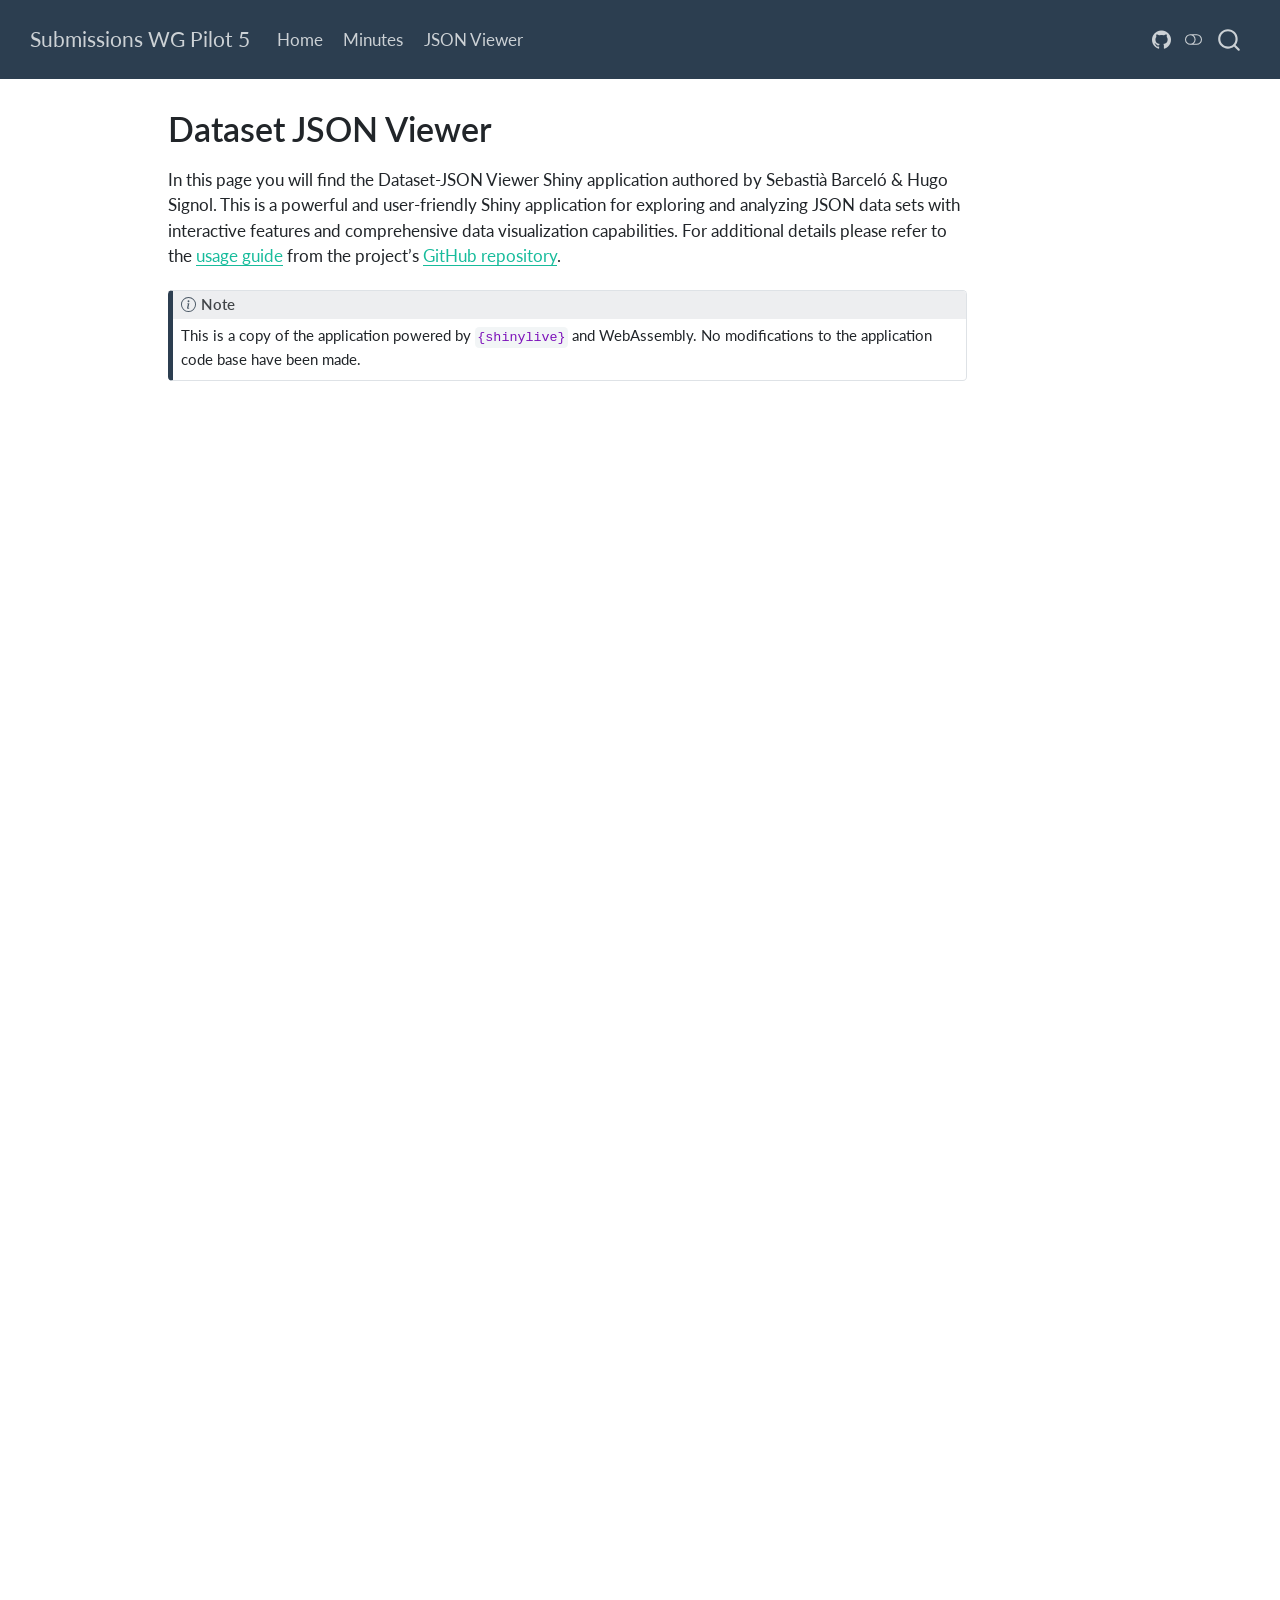
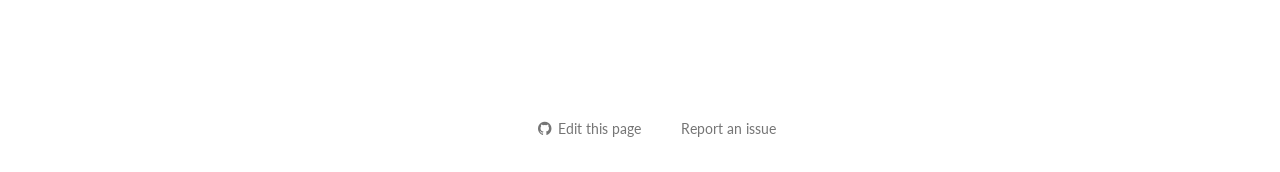
<file: json-viewer.html>
<!DOCTYPE html>
<html xmlns="http://www.w3.org/1999/xhtml" lang="en" xml:lang="en"><head>

<meta charset="utf-8">
<meta name="generator" content="quarto-1.8.27">

<meta name="viewport" content="width=device-width, initial-scale=1.0, user-scalable=yes">


<title>Dataset JSON Viewer – Submissions WG Pilot 5</title>
<style>
code{white-space: pre-wrap;}
span.smallcaps{font-variant: small-caps;}
div.columns{display: flex; gap: min(4vw, 1.5em);}
div.column{flex: auto; overflow-x: auto;}
div.hanging-indent{margin-left: 1.5em; text-indent: -1.5em;}
ul.task-list{list-style: none;}
ul.task-list li input[type="checkbox"] {
  width: 0.8em;
  margin: 0 0.8em 0.2em -1em; /* quarto-specific, see https://github.com/quarto-dev/quarto-cli/issues/4556 */ 
  vertical-align: middle;
}
</style>


<script src="site_libs/quarto-nav/quarto-nav.js"></script>
<script src="site_libs/quarto-nav/headroom.min.js"></script>
<script src="site_libs/clipboard/clipboard.min.js"></script>
<script src="site_libs/quarto-search/autocomplete.umd.js"></script>
<script src="site_libs/quarto-search/fuse.min.js"></script>
<script src="site_libs/quarto-search/quarto-search.js"></script>
<meta name="quarto:offset" content="./">
<link href="./images/favicon.ico" rel="icon">
<script src="site_libs/quarto-html/quarto.js" type="module"></script>
<script src="site_libs/quarto-html/tabsets/tabsets.js" type="module"></script>
<script src="site_libs/quarto-html/axe/axe-check.js" type="module"></script>
<script src="site_libs/quarto-html/popper.min.js"></script>
<script src="site_libs/quarto-html/tippy.umd.min.js"></script>
<script src="site_libs/quarto-html/anchor.min.js"></script>
<link href="site_libs/quarto-html/tippy.css" rel="stylesheet">
<link href="site_libs/quarto-html/quarto-syntax-highlighting-ed96de9b727972fe78a7b5d16c58bf87.css" rel="stylesheet" class="quarto-color-scheme" id="quarto-text-highlighting-styles">
<link href="site_libs/quarto-html/quarto-syntax-highlighting-dark-4d9afe2b8d18ee9fa5d0d57b5ed4214d.css" rel="stylesheet" class="quarto-color-scheme quarto-color-alternate" id="quarto-text-highlighting-styles">
<link href="site_libs/quarto-html/quarto-syntax-highlighting-ed96de9b727972fe78a7b5d16c58bf87.css" rel="stylesheet" class="quarto-color-scheme-extra" id="quarto-text-highlighting-styles">
<script src="site_libs/bootstrap/bootstrap.min.js"></script>
<link href="site_libs/bootstrap/bootstrap-icons.css" rel="stylesheet">
<link href="site_libs/bootstrap/bootstrap-960d9d362f81d399278ec3e29b622b37.min.css" rel="stylesheet" append-hash="true" class="quarto-color-scheme" id="quarto-bootstrap" data-mode="light">
<link href="site_libs/bootstrap/bootstrap-dark-e7f4145358ce1d0cd37d8d374dbb44f9.min.css" rel="stylesheet" append-hash="true" class="quarto-color-scheme quarto-color-alternate" id="quarto-bootstrap" data-mode="dark">
<link href="site_libs/bootstrap/bootstrap-960d9d362f81d399278ec3e29b622b37.min.css" rel="stylesheet" append-hash="true" class="quarto-color-scheme-extra" id="quarto-bootstrap" data-mode="light">
<script id="quarto-search-options" type="application/json">{
  "location": "navbar",
  "copy-button": false,
  "collapse-after": 3,
  "panel-placement": "end",
  "type": "overlay",
  "limit": 50,
  "keyboard-shortcut": [
    "f",
    "/",
    "s"
  ],
  "show-item-context": false,
  "language": {
    "search-no-results-text": "No results",
    "search-matching-documents-text": "matching documents",
    "search-copy-link-title": "Copy link to search",
    "search-hide-matches-text": "Hide additional matches",
    "search-more-match-text": "more match in this document",
    "search-more-matches-text": "more matches in this document",
    "search-clear-button-title": "Clear",
    "search-text-placeholder": "",
    "search-detached-cancel-button-title": "Cancel",
    "search-submit-button-title": "Submit",
    "search-label": "Search"
  }
}</script>


<link rel="stylesheet" href="styles.css">
</head>

<body class="nav-fixed quarto-light"><script id="quarto-html-before-body" type="application/javascript">
    const toggleBodyColorMode = (bsSheetEl) => {
      const mode = bsSheetEl.getAttribute("data-mode");
      const bodyEl = window.document.querySelector("body");
      if (mode === "dark") {
        bodyEl.classList.add("quarto-dark");
        bodyEl.classList.remove("quarto-light");
      } else {
        bodyEl.classList.add("quarto-light");
        bodyEl.classList.remove("quarto-dark");
      }
    }
    const toggleBodyColorPrimary = () => {
      const bsSheetEl = window.document.querySelector("link#quarto-bootstrap:not([rel=disabled-stylesheet])");
      if (bsSheetEl) {
        toggleBodyColorMode(bsSheetEl);
      }
    }
    const setColorSchemeToggle = (alternate) => {
      const toggles = window.document.querySelectorAll('.quarto-color-scheme-toggle');
      for (let i=0; i < toggles.length; i++) {
        const toggle = toggles[i];
        if (toggle) {
          if (alternate) {
            toggle.classList.add("alternate");
          } else {
            toggle.classList.remove("alternate");
          }
        }
      }
    };
    const toggleColorMode = (alternate) => {
      // Switch the stylesheets
      const primaryStylesheets = window.document.querySelectorAll('link.quarto-color-scheme:not(.quarto-color-alternate)');
      const alternateStylesheets = window.document.querySelectorAll('link.quarto-color-scheme.quarto-color-alternate');
      manageTransitions('#quarto-margin-sidebar .nav-link', false);
      if (alternate) {
        // note: dark is layered on light, we don't disable primary!
        enableStylesheet(alternateStylesheets);
        for (const sheetNode of alternateStylesheets) {
          if (sheetNode.id === "quarto-bootstrap") {
            toggleBodyColorMode(sheetNode);
          }
        }
      } else {
        disableStylesheet(alternateStylesheets);
        enableStylesheet(primaryStylesheets)
        toggleBodyColorPrimary();
      }
      manageTransitions('#quarto-margin-sidebar .nav-link', true);
      // Switch the toggles
      setColorSchemeToggle(alternate)
      // Hack to workaround the fact that safari doesn't
      // properly recolor the scrollbar when toggling (#1455)
      if (navigator.userAgent.indexOf('Safari') > 0 && navigator.userAgent.indexOf('Chrome') == -1) {
        manageTransitions("body", false);
        window.scrollTo(0, 1);
        setTimeout(() => {
          window.scrollTo(0, 0);
          manageTransitions("body", true);
        }, 40);
      }
    }
    const disableStylesheet = (stylesheets) => {
      for (let i=0; i < stylesheets.length; i++) {
        const stylesheet = stylesheets[i];
        stylesheet.rel = 'disabled-stylesheet';
      }
    }
    const enableStylesheet = (stylesheets) => {
      for (let i=0; i < stylesheets.length; i++) {
        const stylesheet = stylesheets[i];
        if(stylesheet.rel !== 'stylesheet') { // for Chrome, which will still FOUC without this check
          stylesheet.rel = 'stylesheet';
        }
      }
    }
    const manageTransitions = (selector, allowTransitions) => {
      const els = window.document.querySelectorAll(selector);
      for (let i=0; i < els.length; i++) {
        const el = els[i];
        if (allowTransitions) {
          el.classList.remove('notransition');
        } else {
          el.classList.add('notransition');
        }
      }
    }
    const isFileUrl = () => {
      return window.location.protocol === 'file:';
    }
    const hasAlternateSentinel = () => {
      let styleSentinel = getColorSchemeSentinel();
      if (styleSentinel !== null) {
        return styleSentinel === "alternate";
      } else {
        return false;
      }
    }
    const setStyleSentinel = (alternate) => {
      const value = alternate ? "alternate" : "default";
      if (!isFileUrl()) {
        window.localStorage.setItem("quarto-color-scheme", value);
      } else {
        localAlternateSentinel = value;
      }
    }
    const getColorSchemeSentinel = () => {
      if (!isFileUrl()) {
        const storageValue = window.localStorage.getItem("quarto-color-scheme");
        return storageValue != null ? storageValue : localAlternateSentinel;
      } else {
        return localAlternateSentinel;
      }
    }
    const toggleGiscusIfUsed = (isAlternate, darkModeDefault) => {
      const baseTheme = document.querySelector('#giscus-base-theme')?.value ?? 'light';
      const alternateTheme = document.querySelector('#giscus-alt-theme')?.value ?? 'dark';
      let newTheme = '';
      if(authorPrefersDark) {
        newTheme = isAlternate ? baseTheme : alternateTheme;
      } else {
        newTheme = isAlternate ? alternateTheme : baseTheme;
      }
      const changeGiscusTheme = () => {
        // From: https://github.com/giscus/giscus/issues/336
        const sendMessage = (message) => {
          const iframe = document.querySelector('iframe.giscus-frame');
          if (!iframe) return;
          iframe.contentWindow.postMessage({ giscus: message }, 'https://giscus.app');
        }
        sendMessage({
          setConfig: {
            theme: newTheme
          }
        });
      }
      const isGiscussLoaded = window.document.querySelector('iframe.giscus-frame') !== null;
      if (isGiscussLoaded) {
        changeGiscusTheme();
      }
    };
    const authorPrefersDark = false;
    const darkModeDefault = authorPrefersDark;
      document.querySelector('link#quarto-text-highlighting-styles.quarto-color-scheme-extra').rel = 'disabled-stylesheet';
      document.querySelector('link#quarto-bootstrap.quarto-color-scheme-extra').rel = 'disabled-stylesheet';
    let localAlternateSentinel = darkModeDefault ? 'alternate' : 'default';
    // Dark / light mode switch
    window.quartoToggleColorScheme = () => {
      // Read the current dark / light value
      let toAlternate = !hasAlternateSentinel();
      toggleColorMode(toAlternate);
      setStyleSentinel(toAlternate);
      toggleGiscusIfUsed(toAlternate, darkModeDefault);
      window.dispatchEvent(new Event('resize'));
    };
    // Switch to dark mode if need be
    if (hasAlternateSentinel()) {
      toggleColorMode(true);
    } else {
      toggleColorMode(false);
    }
  </script>

<div id="quarto-search-results"></div>
  <header id="quarto-header" class="headroom fixed-top">
    <nav class="navbar navbar-expand-lg " data-bs-theme="dark">
      <div class="navbar-container container-fluid">
      <div class="navbar-brand-container mx-auto">
    <a class="navbar-brand" href="./index.html">
    <span class="navbar-title">Submissions WG Pilot 5</span>
    </a>
  </div>
            <div id="quarto-search" class="" title="Search"></div>
          <button class="navbar-toggler" type="button" data-bs-toggle="collapse" data-bs-target="#navbarCollapse" aria-controls="navbarCollapse" role="menu" aria-expanded="false" aria-label="Toggle navigation" onclick="if (window.quartoToggleHeadroom) { window.quartoToggleHeadroom(); }">
  <span class="navbar-toggler-icon"></span>
</button>
          <div class="collapse navbar-collapse" id="navbarCollapse">
            <ul class="navbar-nav navbar-nav-scroll me-auto">
  <li class="nav-item">
    <a class="nav-link" href="./index.html"> 
<span class="menu-text">Home</span></a>
  </li>  
  <li class="nav-item">
    <a class="nav-link" href="https://github.com/RConsortium/submissions-pilot5-datasetjson/discussions/3/"> 
<span class="menu-text">Minutes</span></a>
  </li>  
  <li class="nav-item">
    <a class="nav-link" href="./viewer.html"> 
<span class="menu-text">JSON Viewer</span></a>
  </li>  
</ul>
            <ul class="navbar-nav navbar-nav-scroll ms-auto">
  <li class="nav-item compact">
    <a class="nav-link" href="https://github.com/RConsortium/submissions-pilot5-website"> <i class="bi bi-github" role="img" aria-label="GitHub Site">
</i> 
<span class="menu-text"></span></a>
  </li>  
</ul>
          </div> <!-- /navcollapse -->
            <div class="quarto-navbar-tools">
  <a href="" class="quarto-color-scheme-toggle quarto-navigation-tool  px-1" onclick="window.quartoToggleColorScheme(); return false;" title="Toggle dark mode"><i class="bi"></i></a>
</div>
      </div> <!-- /container-fluid -->
    </nav>
</header>
<!-- content -->
<div id="quarto-content" class="quarto-container page-columns page-rows-contents page-layout-article page-navbar">
<!-- sidebar -->
<!-- margin-sidebar -->
    <div id="quarto-margin-sidebar" class="sidebar margin-sidebar zindex-bottom">
        
    </div>
<!-- main -->
<main class="content" id="quarto-document-content">


<header id="title-block-header" class="quarto-title-block default">
<div class="quarto-title">
<h1 class="title">Dataset JSON Viewer</h1>
</div>



<div class="quarto-title-meta">

    
  
    
  </div>
  


</header>


<p>In this page you will find the Dataset-JSON Viewer Shiny application authored by Sebastià Barceló &amp; Hugo Signol. This is a powerful and user-friendly Shiny application for exploring and analyzing JSON data sets with interactive features and comprehensive data visualization capabilities. For additional details please refer to the <a href="https://github.com/sbarcelo777/Dataset-JSON-hackathon/blob/master/README.md#-user-guide">usage guide</a> from the project’s <a href="https://github.com/sbarcelo777/Dataset-JSON-hackathon/">GitHub repository</a>.</p>
<div class="callout callout-style-default callout-note callout-titled">
<div class="callout-header d-flex align-content-center">
<div class="callout-icon-container">
<i class="callout-icon"></i>
</div>
<div class="callout-title-container flex-fill">
Note
</div>
</div>
<div class="callout-body-container callout-body">
<p>This is a copy of the application powered by <code>{shinylive}</code> and WebAssembly. No modifications to the application code base have been made.</p>
</div>
</div>
<iframe width="1480" height="1200" src="https://rpodcast.github.io/Dataset-JSON-hackathon/" title="Pilot 4 App"></iframe>



</main> <!-- /main -->
<script id="quarto-html-after-body" type="application/javascript">
  window.document.addEventListener("DOMContentLoaded", function (event) {
    // Ensure there is a toggle, if there isn't float one in the top right
    if (window.document.querySelector('.quarto-color-scheme-toggle') === null) {
      const a = window.document.createElement('a');
      a.classList.add('top-right');
      a.classList.add('quarto-color-scheme-toggle');
      a.href = "";
      a.onclick = function() { try { window.quartoToggleColorScheme(); } catch {} return false; };
      const i = window.document.createElement("i");
      i.classList.add('bi');
      a.appendChild(i);
      window.document.body.appendChild(a);
    }
    setColorSchemeToggle(hasAlternateSentinel())
    const icon = "";
    const anchorJS = new window.AnchorJS();
    anchorJS.options = {
      placement: 'right',
      icon: icon
    };
    anchorJS.add('.anchored');
    const isCodeAnnotation = (el) => {
      for (const clz of el.classList) {
        if (clz.startsWith('code-annotation-')) {                     
          return true;
        }
      }
      return false;
    }
    const onCopySuccess = function(e) {
      // button target
      const button = e.trigger;
      // don't keep focus
      button.blur();
      // flash "checked"
      button.classList.add('code-copy-button-checked');
      var currentTitle = button.getAttribute("title");
      button.setAttribute("title", "Copied!");
      let tooltip;
      if (window.bootstrap) {
        button.setAttribute("data-bs-toggle", "tooltip");
        button.setAttribute("data-bs-placement", "left");
        button.setAttribute("data-bs-title", "Copied!");
        tooltip = new bootstrap.Tooltip(button, 
          { trigger: "manual", 
            customClass: "code-copy-button-tooltip",
            offset: [0, -8]});
        tooltip.show();    
      }
      setTimeout(function() {
        if (tooltip) {
          tooltip.hide();
          button.removeAttribute("data-bs-title");
          button.removeAttribute("data-bs-toggle");
          button.removeAttribute("data-bs-placement");
        }
        button.setAttribute("title", currentTitle);
        button.classList.remove('code-copy-button-checked');
      }, 1000);
      // clear code selection
      e.clearSelection();
    }
    const getTextToCopy = function(trigger) {
      const outerScaffold = trigger.parentElement.cloneNode(true);
      const codeEl = outerScaffold.querySelector('code');
      for (const childEl of codeEl.children) {
        if (isCodeAnnotation(childEl)) {
          childEl.remove();
        }
      }
      return codeEl.innerText;
    }
    const clipboard = new window.ClipboardJS('.code-copy-button:not([data-in-quarto-modal])', {
      text: getTextToCopy
    });
    clipboard.on('success', onCopySuccess);
    if (window.document.getElementById('quarto-embedded-source-code-modal')) {
      const clipboardModal = new window.ClipboardJS('.code-copy-button[data-in-quarto-modal]', {
        text: getTextToCopy,
        container: window.document.getElementById('quarto-embedded-source-code-modal')
      });
      clipboardModal.on('success', onCopySuccess);
    }
      var localhostRegex = new RegExp(/^(?:http|https):\/\/localhost\:?[0-9]*\//);
      var mailtoRegex = new RegExp(/^mailto:/);
        var filterRegex = new RegExp("https:\/\/rconsortium\.github\.io\/submissions-pilot5-website");
      var isInternal = (href) => {
          return filterRegex.test(href) || localhostRegex.test(href) || mailtoRegex.test(href);
      }
      // Inspect non-navigation links and adorn them if external
     var links = window.document.querySelectorAll('a[href]:not(.nav-link):not(.navbar-brand):not(.toc-action):not(.sidebar-link):not(.sidebar-item-toggle):not(.pagination-link):not(.no-external):not([aria-hidden]):not(.dropdown-item):not(.quarto-navigation-tool):not(.about-link)');
      for (var i=0; i<links.length; i++) {
        const link = links[i];
        if (!isInternal(link.href)) {
          // undo the damage that might have been done by quarto-nav.js in the case of
          // links that we want to consider external
          if (link.dataset.originalHref !== undefined) {
            link.href = link.dataset.originalHref;
          }
        }
      }
    function tippyHover(el, contentFn, onTriggerFn, onUntriggerFn) {
      const config = {
        allowHTML: true,
        maxWidth: 500,
        delay: 100,
        arrow: false,
        appendTo: function(el) {
            return el.parentElement;
        },
        interactive: true,
        interactiveBorder: 10,
        theme: 'quarto',
        placement: 'bottom-start',
      };
      if (contentFn) {
        config.content = contentFn;
      }
      if (onTriggerFn) {
        config.onTrigger = onTriggerFn;
      }
      if (onUntriggerFn) {
        config.onUntrigger = onUntriggerFn;
      }
      window.tippy(el, config); 
    }
    const noterefs = window.document.querySelectorAll('a[role="doc-noteref"]');
    for (var i=0; i<noterefs.length; i++) {
      const ref = noterefs[i];
      tippyHover(ref, function() {
        // use id or data attribute instead here
        let href = ref.getAttribute('data-footnote-href') || ref.getAttribute('href');
        try { href = new URL(href).hash; } catch {}
        const id = href.replace(/^#\/?/, "");
        const note = window.document.getElementById(id);
        if (note) {
          return note.innerHTML;
        } else {
          return "";
        }
      });
    }
    const xrefs = window.document.querySelectorAll('a.quarto-xref');
    const processXRef = (id, note) => {
      // Strip column container classes
      const stripColumnClz = (el) => {
        el.classList.remove("page-full", "page-columns");
        if (el.children) {
          for (const child of el.children) {
            stripColumnClz(child);
          }
        }
      }
      stripColumnClz(note)
      if (id === null || id.startsWith('sec-')) {
        // Special case sections, only their first couple elements
        const container = document.createElement("div");
        if (note.children && note.children.length > 2) {
          container.appendChild(note.children[0].cloneNode(true));
          for (let i = 1; i < note.children.length; i++) {
            const child = note.children[i];
            if (child.tagName === "P" && child.innerText === "") {
              continue;
            } else {
              container.appendChild(child.cloneNode(true));
              break;
            }
          }
          if (window.Quarto?.typesetMath) {
            window.Quarto.typesetMath(container);
          }
          return container.innerHTML
        } else {
          if (window.Quarto?.typesetMath) {
            window.Quarto.typesetMath(note);
          }
          return note.innerHTML;
        }
      } else {
        // Remove any anchor links if they are present
        const anchorLink = note.querySelector('a.anchorjs-link');
        if (anchorLink) {
          anchorLink.remove();
        }
        if (window.Quarto?.typesetMath) {
          window.Quarto.typesetMath(note);
        }
        if (note.classList.contains("callout")) {
          return note.outerHTML;
        } else {
          return note.innerHTML;
        }
      }
    }
    for (var i=0; i<xrefs.length; i++) {
      const xref = xrefs[i];
      tippyHover(xref, undefined, function(instance) {
        instance.disable();
        let url = xref.getAttribute('href');
        let hash = undefined; 
        if (url.startsWith('#')) {
          hash = url;
        } else {
          try { hash = new URL(url).hash; } catch {}
        }
        if (hash) {
          const id = hash.replace(/^#\/?/, "");
          const note = window.document.getElementById(id);
          if (note !== null) {
            try {
              const html = processXRef(id, note.cloneNode(true));
              instance.setContent(html);
            } finally {
              instance.enable();
              instance.show();
            }
          } else {
            // See if we can fetch this
            fetch(url.split('#')[0])
            .then(res => res.text())
            .then(html => {
              const parser = new DOMParser();
              const htmlDoc = parser.parseFromString(html, "text/html");
              const note = htmlDoc.getElementById(id);
              if (note !== null) {
                const html = processXRef(id, note);
                instance.setContent(html);
              } 
            }).finally(() => {
              instance.enable();
              instance.show();
            });
          }
        } else {
          // See if we can fetch a full url (with no hash to target)
          // This is a special case and we should probably do some content thinning / targeting
          fetch(url)
          .then(res => res.text())
          .then(html => {
            const parser = new DOMParser();
            const htmlDoc = parser.parseFromString(html, "text/html");
            const note = htmlDoc.querySelector('main.content');
            if (note !== null) {
              // This should only happen for chapter cross references
              // (since there is no id in the URL)
              // remove the first header
              if (note.children.length > 0 && note.children[0].tagName === "HEADER") {
                note.children[0].remove();
              }
              const html = processXRef(null, note);
              instance.setContent(html);
            } 
          }).finally(() => {
            instance.enable();
            instance.show();
          });
        }
      }, function(instance) {
      });
    }
        let selectedAnnoteEl;
        const selectorForAnnotation = ( cell, annotation) => {
          let cellAttr = 'data-code-cell="' + cell + '"';
          let lineAttr = 'data-code-annotation="' +  annotation + '"';
          const selector = 'span[' + cellAttr + '][' + lineAttr + ']';
          return selector;
        }
        const selectCodeLines = (annoteEl) => {
          const doc = window.document;
          const targetCell = annoteEl.getAttribute("data-target-cell");
          const targetAnnotation = annoteEl.getAttribute("data-target-annotation");
          const annoteSpan = window.document.querySelector(selectorForAnnotation(targetCell, targetAnnotation));
          const lines = annoteSpan.getAttribute("data-code-lines").split(",");
          const lineIds = lines.map((line) => {
            return targetCell + "-" + line;
          })
          let top = null;
          let height = null;
          let parent = null;
          if (lineIds.length > 0) {
              //compute the position of the single el (top and bottom and make a div)
              const el = window.document.getElementById(lineIds[0]);
              top = el.offsetTop;
              height = el.offsetHeight;
              parent = el.parentElement.parentElement;
            if (lineIds.length > 1) {
              const lastEl = window.document.getElementById(lineIds[lineIds.length - 1]);
              const bottom = lastEl.offsetTop + lastEl.offsetHeight;
              height = bottom - top;
            }
            if (top !== null && height !== null && parent !== null) {
              // cook up a div (if necessary) and position it 
              let div = window.document.getElementById("code-annotation-line-highlight");
              if (div === null) {
                div = window.document.createElement("div");
                div.setAttribute("id", "code-annotation-line-highlight");
                div.style.position = 'absolute';
                parent.appendChild(div);
              }
              div.style.top = top - 2 + "px";
              div.style.height = height + 4 + "px";
              div.style.left = 0;
              let gutterDiv = window.document.getElementById("code-annotation-line-highlight-gutter");
              if (gutterDiv === null) {
                gutterDiv = window.document.createElement("div");
                gutterDiv.setAttribute("id", "code-annotation-line-highlight-gutter");
                gutterDiv.style.position = 'absolute';
                const codeCell = window.document.getElementById(targetCell);
                const gutter = codeCell.querySelector('.code-annotation-gutter');
                gutter.appendChild(gutterDiv);
              }
              gutterDiv.style.top = top - 2 + "px";
              gutterDiv.style.height = height + 4 + "px";
            }
            selectedAnnoteEl = annoteEl;
          }
        };
        const unselectCodeLines = () => {
          const elementsIds = ["code-annotation-line-highlight", "code-annotation-line-highlight-gutter"];
          elementsIds.forEach((elId) => {
            const div = window.document.getElementById(elId);
            if (div) {
              div.remove();
            }
          });
          selectedAnnoteEl = undefined;
        };
          // Handle positioning of the toggle
      window.addEventListener(
        "resize",
        throttle(() => {
          elRect = undefined;
          if (selectedAnnoteEl) {
            selectCodeLines(selectedAnnoteEl);
          }
        }, 10)
      );
      function throttle(fn, ms) {
      let throttle = false;
      let timer;
        return (...args) => {
          if(!throttle) { // first call gets through
              fn.apply(this, args);
              throttle = true;
          } else { // all the others get throttled
              if(timer) clearTimeout(timer); // cancel #2
              timer = setTimeout(() => {
                fn.apply(this, args);
                timer = throttle = false;
              }, ms);
          }
        };
      }
        // Attach click handler to the DT
        const annoteDls = window.document.querySelectorAll('dt[data-target-cell]');
        for (const annoteDlNode of annoteDls) {
          annoteDlNode.addEventListener('click', (event) => {
            const clickedEl = event.target;
            if (clickedEl !== selectedAnnoteEl) {
              unselectCodeLines();
              const activeEl = window.document.querySelector('dt[data-target-cell].code-annotation-active');
              if (activeEl) {
                activeEl.classList.remove('code-annotation-active');
              }
              selectCodeLines(clickedEl);
              clickedEl.classList.add('code-annotation-active');
            } else {
              // Unselect the line
              unselectCodeLines();
              clickedEl.classList.remove('code-annotation-active');
            }
          });
        }
    const findCites = (el) => {
      const parentEl = el.parentElement;
      if (parentEl) {
        const cites = parentEl.dataset.cites;
        if (cites) {
          return {
            el,
            cites: cites.split(' ')
          };
        } else {
          return findCites(el.parentElement)
        }
      } else {
        return undefined;
      }
    };
    var bibliorefs = window.document.querySelectorAll('a[role="doc-biblioref"]');
    for (var i=0; i<bibliorefs.length; i++) {
      const ref = bibliorefs[i];
      const citeInfo = findCites(ref);
      if (citeInfo) {
        tippyHover(citeInfo.el, function() {
          var popup = window.document.createElement('div');
          citeInfo.cites.forEach(function(cite) {
            var citeDiv = window.document.createElement('div');
            citeDiv.classList.add('hanging-indent');
            citeDiv.classList.add('csl-entry');
            var biblioDiv = window.document.getElementById('ref-' + cite);
            if (biblioDiv) {
              citeDiv.innerHTML = biblioDiv.innerHTML;
            }
            popup.appendChild(citeDiv);
          });
          return popup.innerHTML;
        });
      }
    }
  });
  </script>
</div> <!-- /content -->




<footer class="footer"><div class="nav-footer"><div class="nav-footer-center"><div class="toc-actions"><ul><li><a href="https://github.com/RConsortium/submissions-pilot5-website/edit/main/json-viewer.qmd" class="toc-action"><i class="bi bi-github"></i>Edit this page</a></li><li><a href="https://github.com/RConsortium/submissions-pilot5-website/issues/new" class="toc-action"><i class="bi empty"></i>Report an issue</a></li></ul></div></div></div></footer></body></html>
</file>
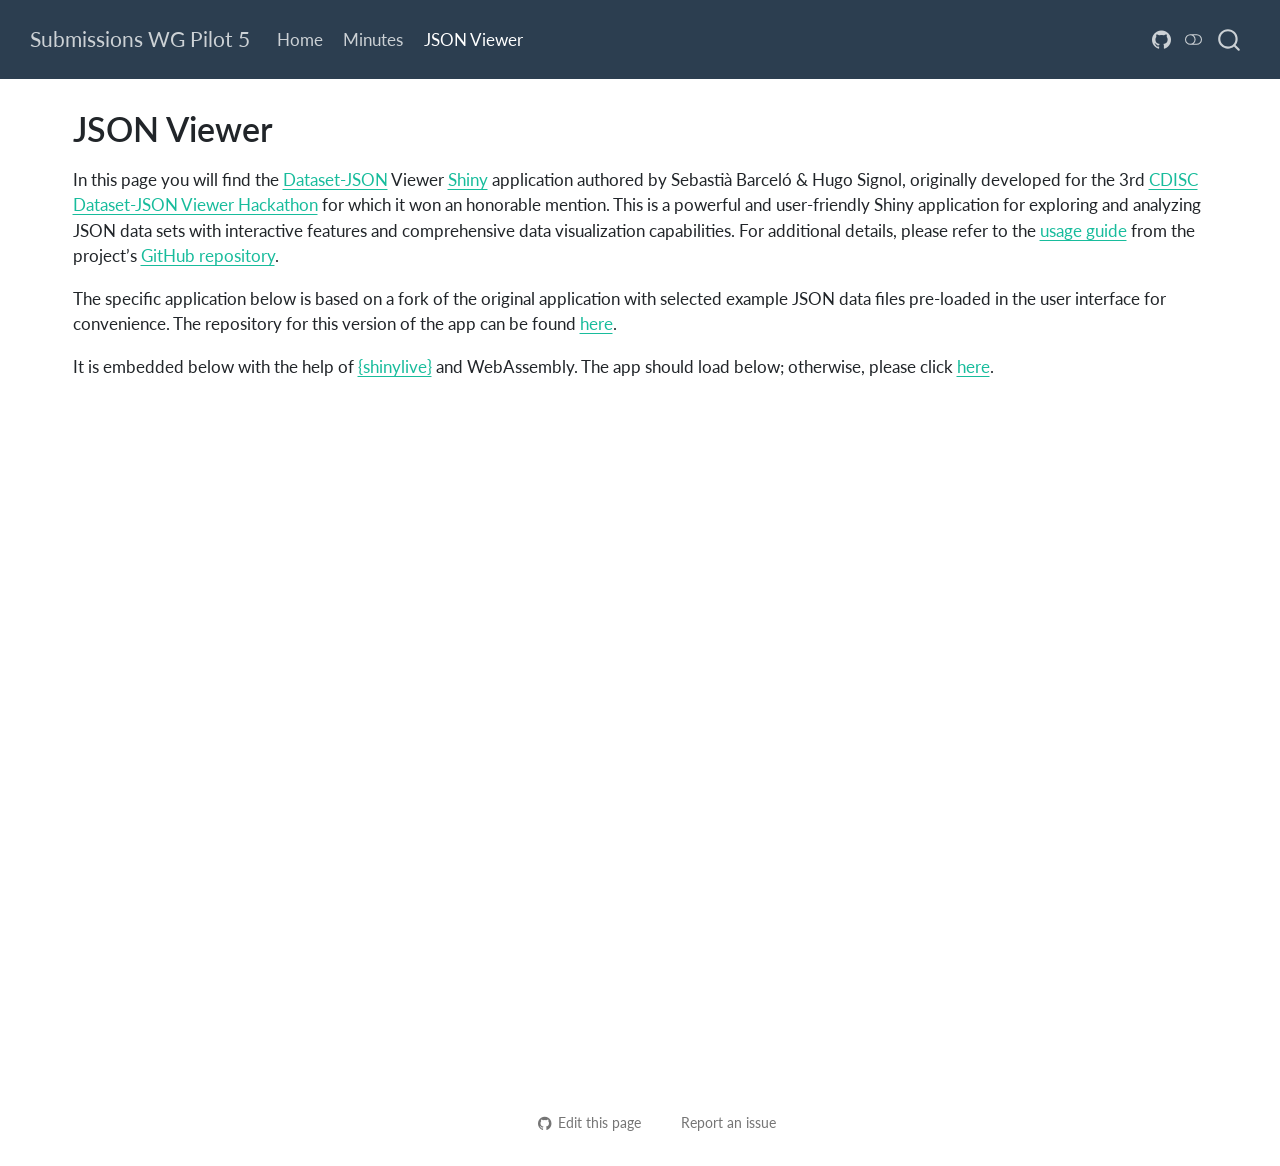
<file: viewer.html>
<!DOCTYPE html>
<html xmlns="http://www.w3.org/1999/xhtml" lang="en" xml:lang="en"><head>

<meta charset="utf-8">
<meta name="generator" content="quarto-1.8.27">

<meta name="viewport" content="width=device-width, initial-scale=1.0, user-scalable=yes">


<title>JSON Viewer – Submissions WG Pilot 5</title>
<style>
code{white-space: pre-wrap;}
span.smallcaps{font-variant: small-caps;}
div.columns{display: flex; gap: min(4vw, 1.5em);}
div.column{flex: auto; overflow-x: auto;}
div.hanging-indent{margin-left: 1.5em; text-indent: -1.5em;}
ul.task-list{list-style: none;}
ul.task-list li input[type="checkbox"] {
  width: 0.8em;
  margin: 0 0.8em 0.2em -1em; /* quarto-specific, see https://github.com/quarto-dev/quarto-cli/issues/4556 */ 
  vertical-align: middle;
}
</style>


<script src="site_libs/quarto-nav/quarto-nav.js"></script>
<script src="site_libs/quarto-nav/headroom.min.js"></script>
<script src="site_libs/clipboard/clipboard.min.js"></script>
<script src="site_libs/quarto-search/autocomplete.umd.js"></script>
<script src="site_libs/quarto-search/fuse.min.js"></script>
<script src="site_libs/quarto-search/quarto-search.js"></script>
<meta name="quarto:offset" content="./">
<link href="./images/favicon.ico" rel="icon">
<script src="site_libs/quarto-html/quarto.js" type="module"></script>
<script src="site_libs/quarto-html/tabsets/tabsets.js" type="module"></script>
<script src="site_libs/quarto-html/axe/axe-check.js" type="module"></script>
<script src="site_libs/quarto-html/popper.min.js"></script>
<script src="site_libs/quarto-html/tippy.umd.min.js"></script>
<script src="site_libs/quarto-html/anchor.min.js"></script>
<link href="site_libs/quarto-html/tippy.css" rel="stylesheet">
<link href="site_libs/quarto-html/quarto-syntax-highlighting-ed96de9b727972fe78a7b5d16c58bf87.css" rel="stylesheet" class="quarto-color-scheme" id="quarto-text-highlighting-styles">
<link href="site_libs/quarto-html/quarto-syntax-highlighting-dark-4d9afe2b8d18ee9fa5d0d57b5ed4214d.css" rel="stylesheet" class="quarto-color-scheme quarto-color-alternate" id="quarto-text-highlighting-styles">
<link href="site_libs/quarto-html/quarto-syntax-highlighting-ed96de9b727972fe78a7b5d16c58bf87.css" rel="stylesheet" class="quarto-color-scheme-extra" id="quarto-text-highlighting-styles">
<script src="site_libs/bootstrap/bootstrap.min.js"></script>
<link href="site_libs/bootstrap/bootstrap-icons.css" rel="stylesheet">
<link href="site_libs/bootstrap/bootstrap-960d9d362f81d399278ec3e29b622b37.min.css" rel="stylesheet" append-hash="true" class="quarto-color-scheme" id="quarto-bootstrap" data-mode="light">
<link href="site_libs/bootstrap/bootstrap-dark-e7f4145358ce1d0cd37d8d374dbb44f9.min.css" rel="stylesheet" append-hash="true" class="quarto-color-scheme quarto-color-alternate" id="quarto-bootstrap" data-mode="dark">
<link href="site_libs/bootstrap/bootstrap-960d9d362f81d399278ec3e29b622b37.min.css" rel="stylesheet" append-hash="true" class="quarto-color-scheme-extra" id="quarto-bootstrap" data-mode="light">
<script id="quarto-search-options" type="application/json">{
  "location": "navbar",
  "copy-button": false,
  "collapse-after": 3,
  "panel-placement": "end",
  "type": "overlay",
  "limit": 50,
  "keyboard-shortcut": [
    "f",
    "/",
    "s"
  ],
  "show-item-context": false,
  "language": {
    "search-no-results-text": "No results",
    "search-matching-documents-text": "matching documents",
    "search-copy-link-title": "Copy link to search",
    "search-hide-matches-text": "Hide additional matches",
    "search-more-match-text": "more match in this document",
    "search-more-matches-text": "more matches in this document",
    "search-clear-button-title": "Clear",
    "search-text-placeholder": "",
    "search-detached-cancel-button-title": "Cancel",
    "search-submit-button-title": "Submit",
    "search-label": "Search"
  }
}</script>


<link rel="stylesheet" href="styles.css">
</head>

<body class="nav-fixed quarto-light"><script id="quarto-html-before-body" type="application/javascript">
    const toggleBodyColorMode = (bsSheetEl) => {
      const mode = bsSheetEl.getAttribute("data-mode");
      const bodyEl = window.document.querySelector("body");
      if (mode === "dark") {
        bodyEl.classList.add("quarto-dark");
        bodyEl.classList.remove("quarto-light");
      } else {
        bodyEl.classList.add("quarto-light");
        bodyEl.classList.remove("quarto-dark");
      }
    }
    const toggleBodyColorPrimary = () => {
      const bsSheetEl = window.document.querySelector("link#quarto-bootstrap:not([rel=disabled-stylesheet])");
      if (bsSheetEl) {
        toggleBodyColorMode(bsSheetEl);
      }
    }
    const setColorSchemeToggle = (alternate) => {
      const toggles = window.document.querySelectorAll('.quarto-color-scheme-toggle');
      for (let i=0; i < toggles.length; i++) {
        const toggle = toggles[i];
        if (toggle) {
          if (alternate) {
            toggle.classList.add("alternate");
          } else {
            toggle.classList.remove("alternate");
          }
        }
      }
    };
    const toggleColorMode = (alternate) => {
      // Switch the stylesheets
      const primaryStylesheets = window.document.querySelectorAll('link.quarto-color-scheme:not(.quarto-color-alternate)');
      const alternateStylesheets = window.document.querySelectorAll('link.quarto-color-scheme.quarto-color-alternate');
      manageTransitions('#quarto-margin-sidebar .nav-link', false);
      if (alternate) {
        // note: dark is layered on light, we don't disable primary!
        enableStylesheet(alternateStylesheets);
        for (const sheetNode of alternateStylesheets) {
          if (sheetNode.id === "quarto-bootstrap") {
            toggleBodyColorMode(sheetNode);
          }
        }
      } else {
        disableStylesheet(alternateStylesheets);
        enableStylesheet(primaryStylesheets)
        toggleBodyColorPrimary();
      }
      manageTransitions('#quarto-margin-sidebar .nav-link', true);
      // Switch the toggles
      setColorSchemeToggle(alternate)
      // Hack to workaround the fact that safari doesn't
      // properly recolor the scrollbar when toggling (#1455)
      if (navigator.userAgent.indexOf('Safari') > 0 && navigator.userAgent.indexOf('Chrome') == -1) {
        manageTransitions("body", false);
        window.scrollTo(0, 1);
        setTimeout(() => {
          window.scrollTo(0, 0);
          manageTransitions("body", true);
        }, 40);
      }
    }
    const disableStylesheet = (stylesheets) => {
      for (let i=0; i < stylesheets.length; i++) {
        const stylesheet = stylesheets[i];
        stylesheet.rel = 'disabled-stylesheet';
      }
    }
    const enableStylesheet = (stylesheets) => {
      for (let i=0; i < stylesheets.length; i++) {
        const stylesheet = stylesheets[i];
        if(stylesheet.rel !== 'stylesheet') { // for Chrome, which will still FOUC without this check
          stylesheet.rel = 'stylesheet';
        }
      }
    }
    const manageTransitions = (selector, allowTransitions) => {
      const els = window.document.querySelectorAll(selector);
      for (let i=0; i < els.length; i++) {
        const el = els[i];
        if (allowTransitions) {
          el.classList.remove('notransition');
        } else {
          el.classList.add('notransition');
        }
      }
    }
    const isFileUrl = () => {
      return window.location.protocol === 'file:';
    }
    const hasAlternateSentinel = () => {
      let styleSentinel = getColorSchemeSentinel();
      if (styleSentinel !== null) {
        return styleSentinel === "alternate";
      } else {
        return false;
      }
    }
    const setStyleSentinel = (alternate) => {
      const value = alternate ? "alternate" : "default";
      if (!isFileUrl()) {
        window.localStorage.setItem("quarto-color-scheme", value);
      } else {
        localAlternateSentinel = value;
      }
    }
    const getColorSchemeSentinel = () => {
      if (!isFileUrl()) {
        const storageValue = window.localStorage.getItem("quarto-color-scheme");
        return storageValue != null ? storageValue : localAlternateSentinel;
      } else {
        return localAlternateSentinel;
      }
    }
    const toggleGiscusIfUsed = (isAlternate, darkModeDefault) => {
      const baseTheme = document.querySelector('#giscus-base-theme')?.value ?? 'light';
      const alternateTheme = document.querySelector('#giscus-alt-theme')?.value ?? 'dark';
      let newTheme = '';
      if(authorPrefersDark) {
        newTheme = isAlternate ? baseTheme : alternateTheme;
      } else {
        newTheme = isAlternate ? alternateTheme : baseTheme;
      }
      const changeGiscusTheme = () => {
        // From: https://github.com/giscus/giscus/issues/336
        const sendMessage = (message) => {
          const iframe = document.querySelector('iframe.giscus-frame');
          if (!iframe) return;
          iframe.contentWindow.postMessage({ giscus: message }, 'https://giscus.app');
        }
        sendMessage({
          setConfig: {
            theme: newTheme
          }
        });
      }
      const isGiscussLoaded = window.document.querySelector('iframe.giscus-frame') !== null;
      if (isGiscussLoaded) {
        changeGiscusTheme();
      }
    };
    const authorPrefersDark = false;
    const darkModeDefault = authorPrefersDark;
      document.querySelector('link#quarto-text-highlighting-styles.quarto-color-scheme-extra').rel = 'disabled-stylesheet';
      document.querySelector('link#quarto-bootstrap.quarto-color-scheme-extra').rel = 'disabled-stylesheet';
    let localAlternateSentinel = darkModeDefault ? 'alternate' : 'default';
    // Dark / light mode switch
    window.quartoToggleColorScheme = () => {
      // Read the current dark / light value
      let toAlternate = !hasAlternateSentinel();
      toggleColorMode(toAlternate);
      setStyleSentinel(toAlternate);
      toggleGiscusIfUsed(toAlternate, darkModeDefault);
      window.dispatchEvent(new Event('resize'));
    };
    // Switch to dark mode if need be
    if (hasAlternateSentinel()) {
      toggleColorMode(true);
    } else {
      toggleColorMode(false);
    }
  </script>

<div id="quarto-search-results"></div>
  <header id="quarto-header" class="headroom fixed-top">
    <nav class="navbar navbar-expand-lg " data-bs-theme="dark">
      <div class="navbar-container container-fluid">
      <div class="navbar-brand-container mx-auto">
    <a class="navbar-brand" href="./index.html">
    <span class="navbar-title">Submissions WG Pilot 5</span>
    </a>
  </div>
            <div id="quarto-search" class="" title="Search"></div>
          <button class="navbar-toggler" type="button" data-bs-toggle="collapse" data-bs-target="#navbarCollapse" aria-controls="navbarCollapse" role="menu" aria-expanded="false" aria-label="Toggle navigation" onclick="if (window.quartoToggleHeadroom) { window.quartoToggleHeadroom(); }">
  <span class="navbar-toggler-icon"></span>
</button>
          <div class="collapse navbar-collapse" id="navbarCollapse">
            <ul class="navbar-nav navbar-nav-scroll me-auto">
  <li class="nav-item">
    <a class="nav-link" href="./index.html"> 
<span class="menu-text">Home</span></a>
  </li>  
  <li class="nav-item">
    <a class="nav-link" href="https://github.com/RConsortium/submissions-pilot5-datasetjson/discussions/3/"> 
<span class="menu-text">Minutes</span></a>
  </li>  
  <li class="nav-item">
    <a class="nav-link active" href="./viewer.html" aria-current="page"> 
<span class="menu-text">JSON Viewer</span></a>
  </li>  
</ul>
            <ul class="navbar-nav navbar-nav-scroll ms-auto">
  <li class="nav-item compact">
    <a class="nav-link" href="https://github.com/RConsortium/submissions-pilot5-website"> <i class="bi bi-github" role="img" aria-label="GitHub Site">
</i> 
<span class="menu-text"></span></a>
  </li>  
</ul>
          </div> <!-- /navcollapse -->
            <div class="quarto-navbar-tools">
  <a href="" class="quarto-color-scheme-toggle quarto-navigation-tool  px-1" onclick="window.quartoToggleColorScheme(); return false;" title="Toggle dark mode"><i class="bi"></i></a>
</div>
      </div> <!-- /container-fluid -->
    </nav>
</header>
<!-- content -->
<div id="quarto-content" class="quarto-container page-columns page-rows-contents page-layout-full page-navbar">
<!-- sidebar -->
<!-- margin-sidebar -->
    <div id="quarto-margin-sidebar" class="sidebar margin-sidebar zindex-bottom">
        
    </div>
<!-- main -->
<main class="content column-page" id="quarto-document-content">


<header id="title-block-header" class="quarto-title-block default">
<div class="quarto-title">
<h1 class="title">JSON Viewer</h1>
</div>



<div class="quarto-title-meta column-page">

    
  
    
  </div>
  


</header>


<p>In this page you will find the <a href="https://www.cdisc.org/standards/data-exchange/dataset-json">Dataset-JSON</a> Viewer <a href="https://shiny.posit.co/">Shiny</a> application authored by Sebastià Barceló &amp; Hugo Signol, originally developed for the 3rd <a href="https://www.linkedin.com/pulse/results-from-cosa-dataset-json-viewer-hackathon-sam-hume-kgbge">CDISC Dataset-JSON Viewer Hackathon</a> for which it won an honorable mention. This is a powerful and user-friendly Shiny application for exploring and analyzing JSON data sets with interactive features and comprehensive data visualization capabilities. For additional details, please refer to the <a href="https://github.com/sbarcelo777/Dataset-JSON-hackathon/blob/master/README.md#-user-guide">usage guide</a> from the project’s <a href="https://github.com/sbarcelo777/Dataset-JSON-hackathon/">GitHub repository</a>.</p>
<p>The specific application below is based on a fork of the original application with selected example JSON data files pre-loaded in the user interface for convenience. The repository for this version of the app can be found <a href="https://github.com/rpodcast/Dataset-JSON-hackathon">here</a>.</p>
<p>It is embedded below with the help of <a href="https://shiny.posit.co/py/docs/shinylive.html">{shinylive}</a> and WebAssembly. The app should load below; otherwise, please click <a href="https://rpodcast.github.io/Dataset-JSON-hackathon/">here</a>.</p>
<div class="cell">
<div class="cell-output-display">
<iframe title="JSON Viewer" src="https://rpodcast.github.io/Dataset-JSON-hackathon/" style="width: 100%; height: 600px; border: none;" allowfullscreen="FALSE"></iframe>
</div>
</div>



</main> <!-- /main -->
<script id="quarto-html-after-body" type="application/javascript">
  window.document.addEventListener("DOMContentLoaded", function (event) {
    // Ensure there is a toggle, if there isn't float one in the top right
    if (window.document.querySelector('.quarto-color-scheme-toggle') === null) {
      const a = window.document.createElement('a');
      a.classList.add('top-right');
      a.classList.add('quarto-color-scheme-toggle');
      a.href = "";
      a.onclick = function() { try { window.quartoToggleColorScheme(); } catch {} return false; };
      const i = window.document.createElement("i");
      i.classList.add('bi');
      a.appendChild(i);
      window.document.body.appendChild(a);
    }
    setColorSchemeToggle(hasAlternateSentinel())
    const icon = "";
    const anchorJS = new window.AnchorJS();
    anchorJS.options = {
      placement: 'right',
      icon: icon
    };
    anchorJS.add('.anchored');
    const isCodeAnnotation = (el) => {
      for (const clz of el.classList) {
        if (clz.startsWith('code-annotation-')) {                     
          return true;
        }
      }
      return false;
    }
    const onCopySuccess = function(e) {
      // button target
      const button = e.trigger;
      // don't keep focus
      button.blur();
      // flash "checked"
      button.classList.add('code-copy-button-checked');
      var currentTitle = button.getAttribute("title");
      button.setAttribute("title", "Copied!");
      let tooltip;
      if (window.bootstrap) {
        button.setAttribute("data-bs-toggle", "tooltip");
        button.setAttribute("data-bs-placement", "left");
        button.setAttribute("data-bs-title", "Copied!");
        tooltip = new bootstrap.Tooltip(button, 
          { trigger: "manual", 
            customClass: "code-copy-button-tooltip",
            offset: [0, -8]});
        tooltip.show();    
      }
      setTimeout(function() {
        if (tooltip) {
          tooltip.hide();
          button.removeAttribute("data-bs-title");
          button.removeAttribute("data-bs-toggle");
          button.removeAttribute("data-bs-placement");
        }
        button.setAttribute("title", currentTitle);
        button.classList.remove('code-copy-button-checked');
      }, 1000);
      // clear code selection
      e.clearSelection();
    }
    const getTextToCopy = function(trigger) {
      const outerScaffold = trigger.parentElement.cloneNode(true);
      const codeEl = outerScaffold.querySelector('code');
      for (const childEl of codeEl.children) {
        if (isCodeAnnotation(childEl)) {
          childEl.remove();
        }
      }
      return codeEl.innerText;
    }
    const clipboard = new window.ClipboardJS('.code-copy-button:not([data-in-quarto-modal])', {
      text: getTextToCopy
    });
    clipboard.on('success', onCopySuccess);
    if (window.document.getElementById('quarto-embedded-source-code-modal')) {
      const clipboardModal = new window.ClipboardJS('.code-copy-button[data-in-quarto-modal]', {
        text: getTextToCopy,
        container: window.document.getElementById('quarto-embedded-source-code-modal')
      });
      clipboardModal.on('success', onCopySuccess);
    }
      var localhostRegex = new RegExp(/^(?:http|https):\/\/localhost\:?[0-9]*\//);
      var mailtoRegex = new RegExp(/^mailto:/);
        var filterRegex = new RegExp("https:\/\/rconsortium\.github\.io\/submissions-pilot5-website");
      var isInternal = (href) => {
          return filterRegex.test(href) || localhostRegex.test(href) || mailtoRegex.test(href);
      }
      // Inspect non-navigation links and adorn them if external
     var links = window.document.querySelectorAll('a[href]:not(.nav-link):not(.navbar-brand):not(.toc-action):not(.sidebar-link):not(.sidebar-item-toggle):not(.pagination-link):not(.no-external):not([aria-hidden]):not(.dropdown-item):not(.quarto-navigation-tool):not(.about-link)');
      for (var i=0; i<links.length; i++) {
        const link = links[i];
        if (!isInternal(link.href)) {
          // undo the damage that might have been done by quarto-nav.js in the case of
          // links that we want to consider external
          if (link.dataset.originalHref !== undefined) {
            link.href = link.dataset.originalHref;
          }
        }
      }
    function tippyHover(el, contentFn, onTriggerFn, onUntriggerFn) {
      const config = {
        allowHTML: true,
        maxWidth: 500,
        delay: 100,
        arrow: false,
        appendTo: function(el) {
            return el.parentElement;
        },
        interactive: true,
        interactiveBorder: 10,
        theme: 'quarto',
        placement: 'bottom-start',
      };
      if (contentFn) {
        config.content = contentFn;
      }
      if (onTriggerFn) {
        config.onTrigger = onTriggerFn;
      }
      if (onUntriggerFn) {
        config.onUntrigger = onUntriggerFn;
      }
      window.tippy(el, config); 
    }
    const noterefs = window.document.querySelectorAll('a[role="doc-noteref"]');
    for (var i=0; i<noterefs.length; i++) {
      const ref = noterefs[i];
      tippyHover(ref, function() {
        // use id or data attribute instead here
        let href = ref.getAttribute('data-footnote-href') || ref.getAttribute('href');
        try { href = new URL(href).hash; } catch {}
        const id = href.replace(/^#\/?/, "");
        const note = window.document.getElementById(id);
        if (note) {
          return note.innerHTML;
        } else {
          return "";
        }
      });
    }
    const xrefs = window.document.querySelectorAll('a.quarto-xref');
    const processXRef = (id, note) => {
      // Strip column container classes
      const stripColumnClz = (el) => {
        el.classList.remove("page-full", "page-columns");
        if (el.children) {
          for (const child of el.children) {
            stripColumnClz(child);
          }
        }
      }
      stripColumnClz(note)
      if (id === null || id.startsWith('sec-')) {
        // Special case sections, only their first couple elements
        const container = document.createElement("div");
        if (note.children && note.children.length > 2) {
          container.appendChild(note.children[0].cloneNode(true));
          for (let i = 1; i < note.children.length; i++) {
            const child = note.children[i];
            if (child.tagName === "P" && child.innerText === "") {
              continue;
            } else {
              container.appendChild(child.cloneNode(true));
              break;
            }
          }
          if (window.Quarto?.typesetMath) {
            window.Quarto.typesetMath(container);
          }
          return container.innerHTML
        } else {
          if (window.Quarto?.typesetMath) {
            window.Quarto.typesetMath(note);
          }
          return note.innerHTML;
        }
      } else {
        // Remove any anchor links if they are present
        const anchorLink = note.querySelector('a.anchorjs-link');
        if (anchorLink) {
          anchorLink.remove();
        }
        if (window.Quarto?.typesetMath) {
          window.Quarto.typesetMath(note);
        }
        if (note.classList.contains("callout")) {
          return note.outerHTML;
        } else {
          return note.innerHTML;
        }
      }
    }
    for (var i=0; i<xrefs.length; i++) {
      const xref = xrefs[i];
      tippyHover(xref, undefined, function(instance) {
        instance.disable();
        let url = xref.getAttribute('href');
        let hash = undefined; 
        if (url.startsWith('#')) {
          hash = url;
        } else {
          try { hash = new URL(url).hash; } catch {}
        }
        if (hash) {
          const id = hash.replace(/^#\/?/, "");
          const note = window.document.getElementById(id);
          if (note !== null) {
            try {
              const html = processXRef(id, note.cloneNode(true));
              instance.setContent(html);
            } finally {
              instance.enable();
              instance.show();
            }
          } else {
            // See if we can fetch this
            fetch(url.split('#')[0])
            .then(res => res.text())
            .then(html => {
              const parser = new DOMParser();
              const htmlDoc = parser.parseFromString(html, "text/html");
              const note = htmlDoc.getElementById(id);
              if (note !== null) {
                const html = processXRef(id, note);
                instance.setContent(html);
              } 
            }).finally(() => {
              instance.enable();
              instance.show();
            });
          }
        } else {
          // See if we can fetch a full url (with no hash to target)
          // This is a special case and we should probably do some content thinning / targeting
          fetch(url)
          .then(res => res.text())
          .then(html => {
            const parser = new DOMParser();
            const htmlDoc = parser.parseFromString(html, "text/html");
            const note = htmlDoc.querySelector('main.content');
            if (note !== null) {
              // This should only happen for chapter cross references
              // (since there is no id in the URL)
              // remove the first header
              if (note.children.length > 0 && note.children[0].tagName === "HEADER") {
                note.children[0].remove();
              }
              const html = processXRef(null, note);
              instance.setContent(html);
            } 
          }).finally(() => {
            instance.enable();
            instance.show();
          });
        }
      }, function(instance) {
      });
    }
        let selectedAnnoteEl;
        const selectorForAnnotation = ( cell, annotation) => {
          let cellAttr = 'data-code-cell="' + cell + '"';
          let lineAttr = 'data-code-annotation="' +  annotation + '"';
          const selector = 'span[' + cellAttr + '][' + lineAttr + ']';
          return selector;
        }
        const selectCodeLines = (annoteEl) => {
          const doc = window.document;
          const targetCell = annoteEl.getAttribute("data-target-cell");
          const targetAnnotation = annoteEl.getAttribute("data-target-annotation");
          const annoteSpan = window.document.querySelector(selectorForAnnotation(targetCell, targetAnnotation));
          const lines = annoteSpan.getAttribute("data-code-lines").split(",");
          const lineIds = lines.map((line) => {
            return targetCell + "-" + line;
          })
          let top = null;
          let height = null;
          let parent = null;
          if (lineIds.length > 0) {
              //compute the position of the single el (top and bottom and make a div)
              const el = window.document.getElementById(lineIds[0]);
              top = el.offsetTop;
              height = el.offsetHeight;
              parent = el.parentElement.parentElement;
            if (lineIds.length > 1) {
              const lastEl = window.document.getElementById(lineIds[lineIds.length - 1]);
              const bottom = lastEl.offsetTop + lastEl.offsetHeight;
              height = bottom - top;
            }
            if (top !== null && height !== null && parent !== null) {
              // cook up a div (if necessary) and position it 
              let div = window.document.getElementById("code-annotation-line-highlight");
              if (div === null) {
                div = window.document.createElement("div");
                div.setAttribute("id", "code-annotation-line-highlight");
                div.style.position = 'absolute';
                parent.appendChild(div);
              }
              div.style.top = top - 2 + "px";
              div.style.height = height + 4 + "px";
              div.style.left = 0;
              let gutterDiv = window.document.getElementById("code-annotation-line-highlight-gutter");
              if (gutterDiv === null) {
                gutterDiv = window.document.createElement("div");
                gutterDiv.setAttribute("id", "code-annotation-line-highlight-gutter");
                gutterDiv.style.position = 'absolute';
                const codeCell = window.document.getElementById(targetCell);
                const gutter = codeCell.querySelector('.code-annotation-gutter');
                gutter.appendChild(gutterDiv);
              }
              gutterDiv.style.top = top - 2 + "px";
              gutterDiv.style.height = height + 4 + "px";
            }
            selectedAnnoteEl = annoteEl;
          }
        };
        const unselectCodeLines = () => {
          const elementsIds = ["code-annotation-line-highlight", "code-annotation-line-highlight-gutter"];
          elementsIds.forEach((elId) => {
            const div = window.document.getElementById(elId);
            if (div) {
              div.remove();
            }
          });
          selectedAnnoteEl = undefined;
        };
          // Handle positioning of the toggle
      window.addEventListener(
        "resize",
        throttle(() => {
          elRect = undefined;
          if (selectedAnnoteEl) {
            selectCodeLines(selectedAnnoteEl);
          }
        }, 10)
      );
      function throttle(fn, ms) {
      let throttle = false;
      let timer;
        return (...args) => {
          if(!throttle) { // first call gets through
              fn.apply(this, args);
              throttle = true;
          } else { // all the others get throttled
              if(timer) clearTimeout(timer); // cancel #2
              timer = setTimeout(() => {
                fn.apply(this, args);
                timer = throttle = false;
              }, ms);
          }
        };
      }
        // Attach click handler to the DT
        const annoteDls = window.document.querySelectorAll('dt[data-target-cell]');
        for (const annoteDlNode of annoteDls) {
          annoteDlNode.addEventListener('click', (event) => {
            const clickedEl = event.target;
            if (clickedEl !== selectedAnnoteEl) {
              unselectCodeLines();
              const activeEl = window.document.querySelector('dt[data-target-cell].code-annotation-active');
              if (activeEl) {
                activeEl.classList.remove('code-annotation-active');
              }
              selectCodeLines(clickedEl);
              clickedEl.classList.add('code-annotation-active');
            } else {
              // Unselect the line
              unselectCodeLines();
              clickedEl.classList.remove('code-annotation-active');
            }
          });
        }
    const findCites = (el) => {
      const parentEl = el.parentElement;
      if (parentEl) {
        const cites = parentEl.dataset.cites;
        if (cites) {
          return {
            el,
            cites: cites.split(' ')
          };
        } else {
          return findCites(el.parentElement)
        }
      } else {
        return undefined;
      }
    };
    var bibliorefs = window.document.querySelectorAll('a[role="doc-biblioref"]');
    for (var i=0; i<bibliorefs.length; i++) {
      const ref = bibliorefs[i];
      const citeInfo = findCites(ref);
      if (citeInfo) {
        tippyHover(citeInfo.el, function() {
          var popup = window.document.createElement('div');
          citeInfo.cites.forEach(function(cite) {
            var citeDiv = window.document.createElement('div');
            citeDiv.classList.add('hanging-indent');
            citeDiv.classList.add('csl-entry');
            var biblioDiv = window.document.getElementById('ref-' + cite);
            if (biblioDiv) {
              citeDiv.innerHTML = biblioDiv.innerHTML;
            }
            popup.appendChild(citeDiv);
          });
          return popup.innerHTML;
        });
      }
    }
  });
  </script>
</div> <!-- /content -->




<footer class="footer"><div class="nav-footer"><div class="nav-footer-center"><div class="toc-actions"><ul><li><a href="https://github.com/RConsortium/submissions-pilot5-website/edit/main/viewer.qmd" class="toc-action"><i class="bi bi-github"></i>Edit this page</a></li><li><a href="https://github.com/RConsortium/submissions-pilot5-website/issues/new" class="toc-action"><i class="bi empty"></i>Report an issue</a></li></ul></div></div></div></footer></body></html>
</file>
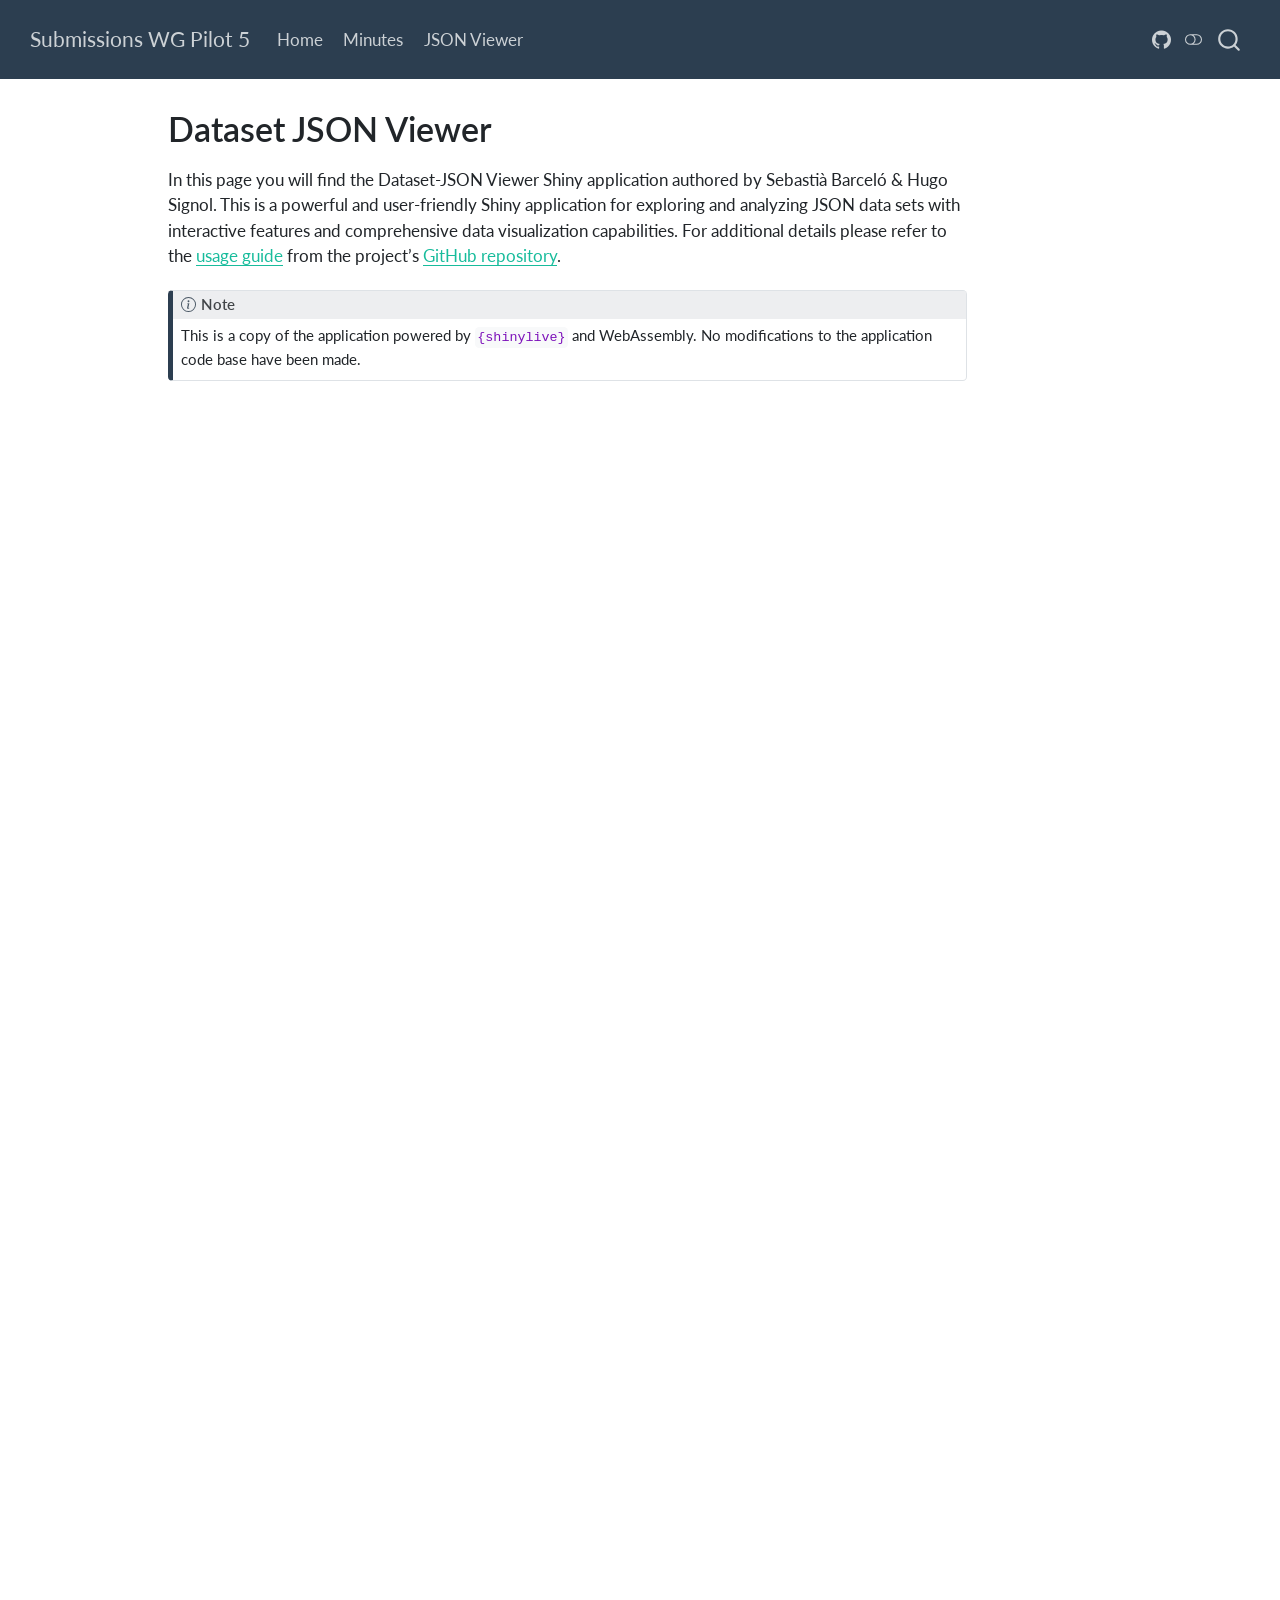
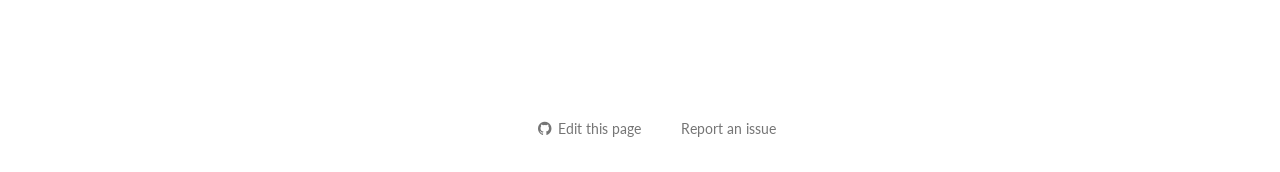
<file: docs/json-viewer.html>
<!DOCTYPE html>
<html xmlns="http://www.w3.org/1999/xhtml" lang="en" xml:lang="en"><head>

<meta charset="utf-8">
<meta name="generator" content="quarto-1.5.57">

<meta name="viewport" content="width=device-width, initial-scale=1.0, user-scalable=yes">


<title>Dataset JSON Viewer – Submissions WG Pilot 5</title>
<style>
code{white-space: pre-wrap;}
span.smallcaps{font-variant: small-caps;}
div.columns{display: flex; gap: min(4vw, 1.5em);}
div.column{flex: auto; overflow-x: auto;}
div.hanging-indent{margin-left: 1.5em; text-indent: -1.5em;}
ul.task-list{list-style: none;}
ul.task-list li input[type="checkbox"] {
  width: 0.8em;
  margin: 0 0.8em 0.2em -1em; /* quarto-specific, see https://github.com/quarto-dev/quarto-cli/issues/4556 */ 
  vertical-align: middle;
}
</style>


<script src="site_libs/quarto-nav/quarto-nav.js"></script>
<script src="site_libs/quarto-nav/headroom.min.js"></script>
<script src="site_libs/clipboard/clipboard.min.js"></script>
<script src="site_libs/quarto-search/autocomplete.umd.js"></script>
<script src="site_libs/quarto-search/fuse.min.js"></script>
<script src="site_libs/quarto-search/quarto-search.js"></script>
<meta name="quarto:offset" content="./">
<script src="site_libs/quarto-html/quarto.js"></script>
<script src="site_libs/quarto-html/popper.min.js"></script>
<script src="site_libs/quarto-html/tippy.umd.min.js"></script>
<script src="site_libs/quarto-html/anchor.min.js"></script>
<link href="site_libs/quarto-html/tippy.css" rel="stylesheet">
<link href="site_libs/quarto-html/quarto-syntax-highlighting.css" rel="stylesheet" class="quarto-color-scheme" id="quarto-text-highlighting-styles">
<link href="site_libs/quarto-html/quarto-syntax-highlighting-dark.css" rel="prefetch" class="quarto-color-scheme quarto-color-alternate" id="quarto-text-highlighting-styles">
<script src="site_libs/bootstrap/bootstrap.min.js"></script>
<link href="site_libs/bootstrap/bootstrap-icons.css" rel="stylesheet">
<link href="site_libs/bootstrap/bootstrap.min.css" rel="stylesheet" class="quarto-color-scheme" id="quarto-bootstrap" data-mode="light">
<link href="site_libs/bootstrap/bootstrap-dark.min.css" rel="prefetch" class="quarto-color-scheme quarto-color-alternate" id="quarto-bootstrap" data-mode="dark">
<script id="quarto-search-options" type="application/json">{
  "location": "navbar",
  "copy-button": false,
  "collapse-after": 3,
  "panel-placement": "end",
  "type": "overlay",
  "limit": 50,
  "keyboard-shortcut": [
    "f",
    "/",
    "s"
  ],
  "show-item-context": false,
  "language": {
    "search-no-results-text": "No results",
    "search-matching-documents-text": "matching documents",
    "search-copy-link-title": "Copy link to search",
    "search-hide-matches-text": "Hide additional matches",
    "search-more-match-text": "more match in this document",
    "search-more-matches-text": "more matches in this document",
    "search-clear-button-title": "Clear",
    "search-text-placeholder": "",
    "search-detached-cancel-button-title": "Cancel",
    "search-submit-button-title": "Submit",
    "search-label": "Search"
  }
}</script>


<link rel="stylesheet" href="styles.css">
</head>

<body class="nav-fixed">

<div id="quarto-search-results"></div>
  <header id="quarto-header" class="headroom fixed-top">
    <nav class="navbar navbar-expand-lg " data-bs-theme="dark">
      <div class="navbar-container container-fluid">
      <div class="navbar-brand-container mx-auto">
    <a class="navbar-brand" href="./index.html">
    <span class="navbar-title">Submissions WG Pilot 5</span>
    </a>
  </div>
            <div id="quarto-search" class="" title="Search"></div>
          <button class="navbar-toggler" type="button" data-bs-toggle="collapse" data-bs-target="#navbarCollapse" aria-controls="navbarCollapse" role="menu" aria-expanded="false" aria-label="Toggle navigation" onclick="if (window.quartoToggleHeadroom) { window.quartoToggleHeadroom(); }">
  <span class="navbar-toggler-icon"></span>
</button>
          <div class="collapse navbar-collapse" id="navbarCollapse">
            <ul class="navbar-nav navbar-nav-scroll me-auto">
  <li class="nav-item">
    <a class="nav-link" href="./index.html"> 
<span class="menu-text">Home</span></a>
  </li>  
  <li class="nav-item">
    <a class="nav-link" href="https://github.com/RConsortium/submissions-pilot5-datasetjson/discussions/3/"> 
<span class="menu-text">Minutes</span></a>
  </li>  
  <li class="nav-item">
    <a class="nav-link" href="./viewer.html"> 
<span class="menu-text">JSON Viewer</span></a>
  </li>  
</ul>
            <ul class="navbar-nav navbar-nav-scroll ms-auto">
  <li class="nav-item compact">
    <a class="nav-link" href="https://github.com/RConsortium/submissions-pilot5-website"> <i class="bi bi-github" role="img" aria-label="GitHub Site">
</i> 
<span class="menu-text"></span></a>
  </li>  
</ul>
          </div> <!-- /navcollapse -->
            <div class="quarto-navbar-tools">
  <a href="" class="quarto-color-scheme-toggle quarto-navigation-tool  px-1" onclick="window.quartoToggleColorScheme(); return false;" title="Toggle dark mode"><i class="bi"></i></a>
</div>
      </div> <!-- /container-fluid -->
    </nav>
</header>
<!-- content -->
<div id="quarto-content" class="quarto-container page-columns page-rows-contents page-layout-article page-navbar">
<!-- sidebar -->
<!-- margin-sidebar -->
    <div id="quarto-margin-sidebar" class="sidebar margin-sidebar zindex-bottom">
        
    </div>
<!-- main -->
<main class="content" id="quarto-document-content">

<header id="title-block-header" class="quarto-title-block default">
<div class="quarto-title">
<h1 class="title">Dataset JSON Viewer</h1>
</div>



<div class="quarto-title-meta">

    
  
    
  </div>
  


</header>


<p>In this page you will find the Dataset-JSON Viewer Shiny application authored by Sebastià Barceló &amp; Hugo Signol. This is a powerful and user-friendly Shiny application for exploring and analyzing JSON data sets with interactive features and comprehensive data visualization capabilities. For additional details please refer to the <a href="https://github.com/sbarcelo777/Dataset-JSON-hackathon/blob/master/README.md#-user-guide">usage guide</a> from the project’s <a href="https://github.com/sbarcelo777/Dataset-JSON-hackathon/">GitHub repository</a>.</p>
<div class="callout callout-style-default callout-note callout-titled">
<div class="callout-header d-flex align-content-center">
<div class="callout-icon-container">
<i class="callout-icon"></i>
</div>
<div class="callout-title-container flex-fill">
Note
</div>
</div>
<div class="callout-body-container callout-body">
<p>This is a copy of the application powered by <code>{shinylive}</code> and WebAssembly. No modifications to the application code base have been made.</p>
</div>
</div>
<iframe width="1480" height="1200" src="https://rpodcast.github.io/Dataset-JSON-hackathon/" title="Pilot 4 App"></iframe>



</main> <!-- /main -->
<script id="quarto-html-after-body" type="application/javascript">
window.document.addEventListener("DOMContentLoaded", function (event) {
  const toggleBodyColorMode = (bsSheetEl) => {
    const mode = bsSheetEl.getAttribute("data-mode");
    const bodyEl = window.document.querySelector("body");
    if (mode === "dark") {
      bodyEl.classList.add("quarto-dark");
      bodyEl.classList.remove("quarto-light");
    } else {
      bodyEl.classList.add("quarto-light");
      bodyEl.classList.remove("quarto-dark");
    }
  }
  const toggleBodyColorPrimary = () => {
    const bsSheetEl = window.document.querySelector("link#quarto-bootstrap");
    if (bsSheetEl) {
      toggleBodyColorMode(bsSheetEl);
    }
  }
  toggleBodyColorPrimary();  
  const disableStylesheet = (stylesheets) => {
    for (let i=0; i < stylesheets.length; i++) {
      const stylesheet = stylesheets[i];
      stylesheet.rel = 'prefetch';
    }
  }
  const enableStylesheet = (stylesheets) => {
    for (let i=0; i < stylesheets.length; i++) {
      const stylesheet = stylesheets[i];
      stylesheet.rel = 'stylesheet';
    }
  }
  const manageTransitions = (selector, allowTransitions) => {
    const els = window.document.querySelectorAll(selector);
    for (let i=0; i < els.length; i++) {
      const el = els[i];
      if (allowTransitions) {
        el.classList.remove('notransition');
      } else {
        el.classList.add('notransition');
      }
    }
  }
  const toggleGiscusIfUsed = (isAlternate, darkModeDefault) => {
    const baseTheme = document.querySelector('#giscus-base-theme')?.value ?? 'light';
    const alternateTheme = document.querySelector('#giscus-alt-theme')?.value ?? 'dark';
    let newTheme = '';
    if(darkModeDefault) {
      newTheme = isAlternate ? baseTheme : alternateTheme;
    } else {
      newTheme = isAlternate ? alternateTheme : baseTheme;
    }
    const changeGiscusTheme = () => {
      // From: https://github.com/giscus/giscus/issues/336
      const sendMessage = (message) => {
        const iframe = document.querySelector('iframe.giscus-frame');
        if (!iframe) return;
        iframe.contentWindow.postMessage({ giscus: message }, 'https://giscus.app');
      }
      sendMessage({
        setConfig: {
          theme: newTheme
        }
      });
    }
    const isGiscussLoaded = window.document.querySelector('iframe.giscus-frame') !== null;
    if (isGiscussLoaded) {
      changeGiscusTheme();
    }
  }
  const toggleColorMode = (alternate) => {
    // Switch the stylesheets
    const alternateStylesheets = window.document.querySelectorAll('link.quarto-color-scheme.quarto-color-alternate');
    manageTransitions('#quarto-margin-sidebar .nav-link', false);
    if (alternate) {
      enableStylesheet(alternateStylesheets);
      for (const sheetNode of alternateStylesheets) {
        if (sheetNode.id === "quarto-bootstrap") {
          toggleBodyColorMode(sheetNode);
        }
      }
    } else {
      disableStylesheet(alternateStylesheets);
      toggleBodyColorPrimary();
    }
    manageTransitions('#quarto-margin-sidebar .nav-link', true);
    // Switch the toggles
    const toggles = window.document.querySelectorAll('.quarto-color-scheme-toggle');
    for (let i=0; i < toggles.length; i++) {
      const toggle = toggles[i];
      if (toggle) {
        if (alternate) {
          toggle.classList.add("alternate");     
        } else {
          toggle.classList.remove("alternate");
        }
      }
    }
    // Hack to workaround the fact that safari doesn't
    // properly recolor the scrollbar when toggling (#1455)
    if (navigator.userAgent.indexOf('Safari') > 0 && navigator.userAgent.indexOf('Chrome') == -1) {
      manageTransitions("body", false);
      window.scrollTo(0, 1);
      setTimeout(() => {
        window.scrollTo(0, 0);
        manageTransitions("body", true);
      }, 40);  
    }
  }
  const isFileUrl = () => { 
    return window.location.protocol === 'file:';
  }
  const hasAlternateSentinel = () => {  
    let styleSentinel = getColorSchemeSentinel();
    if (styleSentinel !== null) {
      return styleSentinel === "alternate";
    } else {
      return false;
    }
  }
  const setStyleSentinel = (alternate) => {
    const value = alternate ? "alternate" : "default";
    if (!isFileUrl()) {
      window.localStorage.setItem("quarto-color-scheme", value);
    } else {
      localAlternateSentinel = value;
    }
  }
  const getColorSchemeSentinel = () => {
    if (!isFileUrl()) {
      const storageValue = window.localStorage.getItem("quarto-color-scheme");
      return storageValue != null ? storageValue : localAlternateSentinel;
    } else {
      return localAlternateSentinel;
    }
  }
  const darkModeDefault = false;
  let localAlternateSentinel = darkModeDefault ? 'alternate' : 'default';
  // Dark / light mode switch
  window.quartoToggleColorScheme = () => {
    // Read the current dark / light value 
    let toAlternate = !hasAlternateSentinel();
    toggleColorMode(toAlternate);
    setStyleSentinel(toAlternate);
    toggleGiscusIfUsed(toAlternate, darkModeDefault);
  };
  // Ensure there is a toggle, if there isn't float one in the top right
  if (window.document.querySelector('.quarto-color-scheme-toggle') === null) {
    const a = window.document.createElement('a');
    a.classList.add('top-right');
    a.classList.add('quarto-color-scheme-toggle');
    a.href = "";
    a.onclick = function() { try { window.quartoToggleColorScheme(); } catch {} return false; };
    const i = window.document.createElement("i");
    i.classList.add('bi');
    a.appendChild(i);
    window.document.body.appendChild(a);
  }
  // Switch to dark mode if need be
  if (hasAlternateSentinel()) {
    toggleColorMode(true);
  } else {
    toggleColorMode(false);
  }
  const icon = "";
  const anchorJS = new window.AnchorJS();
  anchorJS.options = {
    placement: 'right',
    icon: icon
  };
  anchorJS.add('.anchored');
  const isCodeAnnotation = (el) => {
    for (const clz of el.classList) {
      if (clz.startsWith('code-annotation-')) {                     
        return true;
      }
    }
    return false;
  }
  const onCopySuccess = function(e) {
    // button target
    const button = e.trigger;
    // don't keep focus
    button.blur();
    // flash "checked"
    button.classList.add('code-copy-button-checked');
    var currentTitle = button.getAttribute("title");
    button.setAttribute("title", "Copied!");
    let tooltip;
    if (window.bootstrap) {
      button.setAttribute("data-bs-toggle", "tooltip");
      button.setAttribute("data-bs-placement", "left");
      button.setAttribute("data-bs-title", "Copied!");
      tooltip = new bootstrap.Tooltip(button, 
        { trigger: "manual", 
          customClass: "code-copy-button-tooltip",
          offset: [0, -8]});
      tooltip.show();    
    }
    setTimeout(function() {
      if (tooltip) {
        tooltip.hide();
        button.removeAttribute("data-bs-title");
        button.removeAttribute("data-bs-toggle");
        button.removeAttribute("data-bs-placement");
      }
      button.setAttribute("title", currentTitle);
      button.classList.remove('code-copy-button-checked');
    }, 1000);
    // clear code selection
    e.clearSelection();
  }
  const getTextToCopy = function(trigger) {
      const codeEl = trigger.previousElementSibling.cloneNode(true);
      for (const childEl of codeEl.children) {
        if (isCodeAnnotation(childEl)) {
          childEl.remove();
        }
      }
      return codeEl.innerText;
  }
  const clipboard = new window.ClipboardJS('.code-copy-button:not([data-in-quarto-modal])', {
    text: getTextToCopy
  });
  clipboard.on('success', onCopySuccess);
  if (window.document.getElementById('quarto-embedded-source-code-modal')) {
    // For code content inside modals, clipBoardJS needs to be initialized with a container option
    // TODO: Check when it could be a function (https://github.com/zenorocha/clipboard.js/issues/860)
    const clipboardModal = new window.ClipboardJS('.code-copy-button[data-in-quarto-modal]', {
      text: getTextToCopy,
      container: window.document.getElementById('quarto-embedded-source-code-modal')
    });
    clipboardModal.on('success', onCopySuccess);
  }
    var localhostRegex = new RegExp(/^(?:http|https):\/\/localhost\:?[0-9]*\//);
    var mailtoRegex = new RegExp(/^mailto:/);
      var filterRegex = new RegExp("https:\/\/rconsortium\.github\.io\/submissions-pilot5-website");
    var isInternal = (href) => {
        return filterRegex.test(href) || localhostRegex.test(href) || mailtoRegex.test(href);
    }
    // Inspect non-navigation links and adorn them if external
 	var links = window.document.querySelectorAll('a[href]:not(.nav-link):not(.navbar-brand):not(.toc-action):not(.sidebar-link):not(.sidebar-item-toggle):not(.pagination-link):not(.no-external):not([aria-hidden]):not(.dropdown-item):not(.quarto-navigation-tool):not(.about-link)');
    for (var i=0; i<links.length; i++) {
      const link = links[i];
      if (!isInternal(link.href)) {
        // undo the damage that might have been done by quarto-nav.js in the case of
        // links that we want to consider external
        if (link.dataset.originalHref !== undefined) {
          link.href = link.dataset.originalHref;
        }
      }
    }
  function tippyHover(el, contentFn, onTriggerFn, onUntriggerFn) {
    const config = {
      allowHTML: true,
      maxWidth: 500,
      delay: 100,
      arrow: false,
      appendTo: function(el) {
          return el.parentElement;
      },
      interactive: true,
      interactiveBorder: 10,
      theme: 'quarto',
      placement: 'bottom-start',
    };
    if (contentFn) {
      config.content = contentFn;
    }
    if (onTriggerFn) {
      config.onTrigger = onTriggerFn;
    }
    if (onUntriggerFn) {
      config.onUntrigger = onUntriggerFn;
    }
    window.tippy(el, config); 
  }
  const noterefs = window.document.querySelectorAll('a[role="doc-noteref"]');
  for (var i=0; i<noterefs.length; i++) {
    const ref = noterefs[i];
    tippyHover(ref, function() {
      // use id or data attribute instead here
      let href = ref.getAttribute('data-footnote-href') || ref.getAttribute('href');
      try { href = new URL(href).hash; } catch {}
      const id = href.replace(/^#\/?/, "");
      const note = window.document.getElementById(id);
      if (note) {
        return note.innerHTML;
      } else {
        return "";
      }
    });
  }
  const xrefs = window.document.querySelectorAll('a.quarto-xref');
  const processXRef = (id, note) => {
    // Strip column container classes
    const stripColumnClz = (el) => {
      el.classList.remove("page-full", "page-columns");
      if (el.children) {
        for (const child of el.children) {
          stripColumnClz(child);
        }
      }
    }
    stripColumnClz(note)
    if (id === null || id.startsWith('sec-')) {
      // Special case sections, only their first couple elements
      const container = document.createElement("div");
      if (note.children && note.children.length > 2) {
        container.appendChild(note.children[0].cloneNode(true));
        for (let i = 1; i < note.children.length; i++) {
          const child = note.children[i];
          if (child.tagName === "P" && child.innerText === "") {
            continue;
          } else {
            container.appendChild(child.cloneNode(true));
            break;
          }
        }
        if (window.Quarto?.typesetMath) {
          window.Quarto.typesetMath(container);
        }
        return container.innerHTML
      } else {
        if (window.Quarto?.typesetMath) {
          window.Quarto.typesetMath(note);
        }
        return note.innerHTML;
      }
    } else {
      // Remove any anchor links if they are present
      const anchorLink = note.querySelector('a.anchorjs-link');
      if (anchorLink) {
        anchorLink.remove();
      }
      if (window.Quarto?.typesetMath) {
        window.Quarto.typesetMath(note);
      }
      // TODO in 1.5, we should make sure this works without a callout special case
      if (note.classList.contains("callout")) {
        return note.outerHTML;
      } else {
        return note.innerHTML;
      }
    }
  }
  for (var i=0; i<xrefs.length; i++) {
    const xref = xrefs[i];
    tippyHover(xref, undefined, function(instance) {
      instance.disable();
      let url = xref.getAttribute('href');
      let hash = undefined; 
      if (url.startsWith('#')) {
        hash = url;
      } else {
        try { hash = new URL(url).hash; } catch {}
      }
      if (hash) {
        const id = hash.replace(/^#\/?/, "");
        const note = window.document.getElementById(id);
        if (note !== null) {
          try {
            const html = processXRef(id, note.cloneNode(true));
            instance.setContent(html);
          } finally {
            instance.enable();
            instance.show();
          }
        } else {
          // See if we can fetch this
          fetch(url.split('#')[0])
          .then(res => res.text())
          .then(html => {
            const parser = new DOMParser();
            const htmlDoc = parser.parseFromString(html, "text/html");
            const note = htmlDoc.getElementById(id);
            if (note !== null) {
              const html = processXRef(id, note);
              instance.setContent(html);
            } 
          }).finally(() => {
            instance.enable();
            instance.show();
          });
        }
      } else {
        // See if we can fetch a full url (with no hash to target)
        // This is a special case and we should probably do some content thinning / targeting
        fetch(url)
        .then(res => res.text())
        .then(html => {
          const parser = new DOMParser();
          const htmlDoc = parser.parseFromString(html, "text/html");
          const note = htmlDoc.querySelector('main.content');
          if (note !== null) {
            // This should only happen for chapter cross references
            // (since there is no id in the URL)
            // remove the first header
            if (note.children.length > 0 && note.children[0].tagName === "HEADER") {
              note.children[0].remove();
            }
            const html = processXRef(null, note);
            instance.setContent(html);
          } 
        }).finally(() => {
          instance.enable();
          instance.show();
        });
      }
    }, function(instance) {
    });
  }
      let selectedAnnoteEl;
      const selectorForAnnotation = ( cell, annotation) => {
        let cellAttr = 'data-code-cell="' + cell + '"';
        let lineAttr = 'data-code-annotation="' +  annotation + '"';
        const selector = 'span[' + cellAttr + '][' + lineAttr + ']';
        return selector;
      }
      const selectCodeLines = (annoteEl) => {
        const doc = window.document;
        const targetCell = annoteEl.getAttribute("data-target-cell");
        const targetAnnotation = annoteEl.getAttribute("data-target-annotation");
        const annoteSpan = window.document.querySelector(selectorForAnnotation(targetCell, targetAnnotation));
        const lines = annoteSpan.getAttribute("data-code-lines").split(",");
        const lineIds = lines.map((line) => {
          return targetCell + "-" + line;
        })
        let top = null;
        let height = null;
        let parent = null;
        if (lineIds.length > 0) {
            //compute the position of the single el (top and bottom and make a div)
            const el = window.document.getElementById(lineIds[0]);
            top = el.offsetTop;
            height = el.offsetHeight;
            parent = el.parentElement.parentElement;
          if (lineIds.length > 1) {
            const lastEl = window.document.getElementById(lineIds[lineIds.length - 1]);
            const bottom = lastEl.offsetTop + lastEl.offsetHeight;
            height = bottom - top;
          }
          if (top !== null && height !== null && parent !== null) {
            // cook up a div (if necessary) and position it 
            let div = window.document.getElementById("code-annotation-line-highlight");
            if (div === null) {
              div = window.document.createElement("div");
              div.setAttribute("id", "code-annotation-line-highlight");
              div.style.position = 'absolute';
              parent.appendChild(div);
            }
            div.style.top = top - 2 + "px";
            div.style.height = height + 4 + "px";
            div.style.left = 0;
            let gutterDiv = window.document.getElementById("code-annotation-line-highlight-gutter");
            if (gutterDiv === null) {
              gutterDiv = window.document.createElement("div");
              gutterDiv.setAttribute("id", "code-annotation-line-highlight-gutter");
              gutterDiv.style.position = 'absolute';
              const codeCell = window.document.getElementById(targetCell);
              const gutter = codeCell.querySelector('.code-annotation-gutter');
              gutter.appendChild(gutterDiv);
            }
            gutterDiv.style.top = top - 2 + "px";
            gutterDiv.style.height = height + 4 + "px";
          }
          selectedAnnoteEl = annoteEl;
        }
      };
      const unselectCodeLines = () => {
        const elementsIds = ["code-annotation-line-highlight", "code-annotation-line-highlight-gutter"];
        elementsIds.forEach((elId) => {
          const div = window.document.getElementById(elId);
          if (div) {
            div.remove();
          }
        });
        selectedAnnoteEl = undefined;
      };
        // Handle positioning of the toggle
    window.addEventListener(
      "resize",
      throttle(() => {
        elRect = undefined;
        if (selectedAnnoteEl) {
          selectCodeLines(selectedAnnoteEl);
        }
      }, 10)
    );
    function throttle(fn, ms) {
    let throttle = false;
    let timer;
      return (...args) => {
        if(!throttle) { // first call gets through
            fn.apply(this, args);
            throttle = true;
        } else { // all the others get throttled
            if(timer) clearTimeout(timer); // cancel #2
            timer = setTimeout(() => {
              fn.apply(this, args);
              timer = throttle = false;
            }, ms);
        }
      };
    }
      // Attach click handler to the DT
      const annoteDls = window.document.querySelectorAll('dt[data-target-cell]');
      for (const annoteDlNode of annoteDls) {
        annoteDlNode.addEventListener('click', (event) => {
          const clickedEl = event.target;
          if (clickedEl !== selectedAnnoteEl) {
            unselectCodeLines();
            const activeEl = window.document.querySelector('dt[data-target-cell].code-annotation-active');
            if (activeEl) {
              activeEl.classList.remove('code-annotation-active');
            }
            selectCodeLines(clickedEl);
            clickedEl.classList.add('code-annotation-active');
          } else {
            // Unselect the line
            unselectCodeLines();
            clickedEl.classList.remove('code-annotation-active');
          }
        });
      }
  const findCites = (el) => {
    const parentEl = el.parentElement;
    if (parentEl) {
      const cites = parentEl.dataset.cites;
      if (cites) {
        return {
          el,
          cites: cites.split(' ')
        };
      } else {
        return findCites(el.parentElement)
      }
    } else {
      return undefined;
    }
  };
  var bibliorefs = window.document.querySelectorAll('a[role="doc-biblioref"]');
  for (var i=0; i<bibliorefs.length; i++) {
    const ref = bibliorefs[i];
    const citeInfo = findCites(ref);
    if (citeInfo) {
      tippyHover(citeInfo.el, function() {
        var popup = window.document.createElement('div');
        citeInfo.cites.forEach(function(cite) {
          var citeDiv = window.document.createElement('div');
          citeDiv.classList.add('hanging-indent');
          citeDiv.classList.add('csl-entry');
          var biblioDiv = window.document.getElementById('ref-' + cite);
          if (biblioDiv) {
            citeDiv.innerHTML = biblioDiv.innerHTML;
          }
          popup.appendChild(citeDiv);
        });
        return popup.innerHTML;
      });
    }
  }
});
</script>
</div> <!-- /content -->




<footer class="footer"><div class="nav-footer"><div class="nav-footer-center"><div class="toc-actions"><ul><li><a href="https://github.com/RConsortium/submissions-pilot5-website/edit/main/json-viewer.qmd" class="toc-action"><i class="bi bi-github"></i>Edit this page</a></li><li><a href="https://github.com/RConsortium/submissions-pilot5-website/issues/new" class="toc-action"><i class="bi empty"></i>Report an issue</a></li></ul></div></div></div></footer></body></html>
</file>
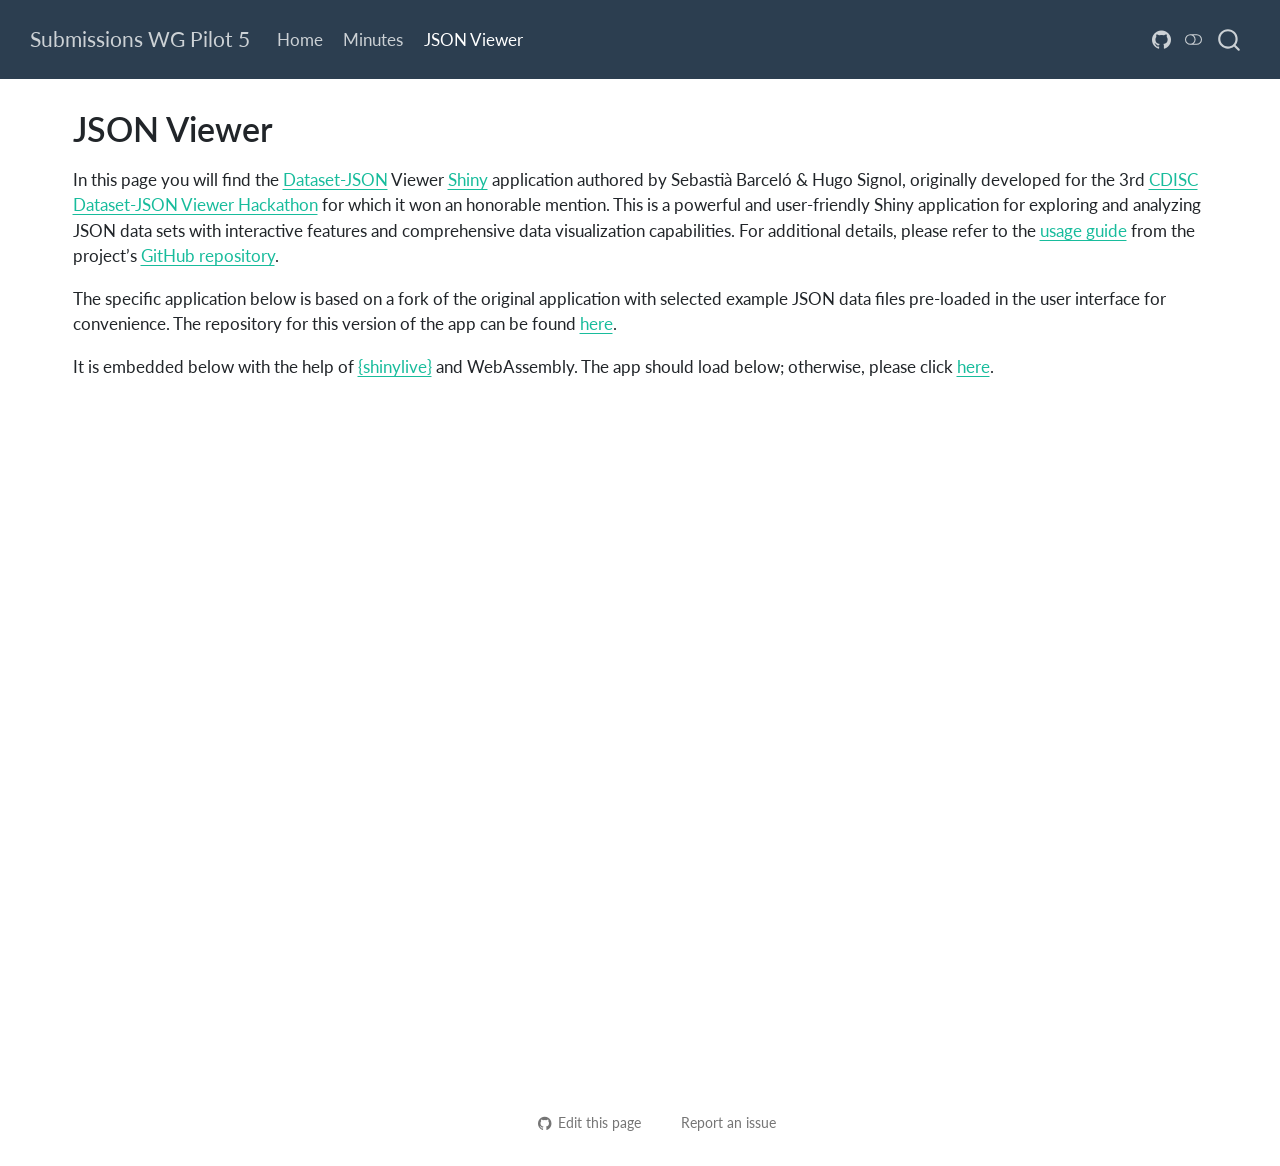
<file: docs/viewer.html>
<!DOCTYPE html>
<html xmlns="http://www.w3.org/1999/xhtml" lang="en" xml:lang="en"><head>

<meta charset="utf-8">
<meta name="generator" content="quarto-1.5.57">

<meta name="viewport" content="width=device-width, initial-scale=1.0, user-scalable=yes">


<title>JSON Viewer – Submissions WG Pilot 5</title>
<style>
code{white-space: pre-wrap;}
span.smallcaps{font-variant: small-caps;}
div.columns{display: flex; gap: min(4vw, 1.5em);}
div.column{flex: auto; overflow-x: auto;}
div.hanging-indent{margin-left: 1.5em; text-indent: -1.5em;}
ul.task-list{list-style: none;}
ul.task-list li input[type="checkbox"] {
  width: 0.8em;
  margin: 0 0.8em 0.2em -1em; /* quarto-specific, see https://github.com/quarto-dev/quarto-cli/issues/4556 */ 
  vertical-align: middle;
}
</style>


<script src="site_libs/quarto-nav/quarto-nav.js"></script>
<script src="site_libs/quarto-nav/headroom.min.js"></script>
<script src="site_libs/clipboard/clipboard.min.js"></script>
<script src="site_libs/quarto-search/autocomplete.umd.js"></script>
<script src="site_libs/quarto-search/fuse.min.js"></script>
<script src="site_libs/quarto-search/quarto-search.js"></script>
<meta name="quarto:offset" content="./">
<script src="site_libs/quarto-html/quarto.js"></script>
<script src="site_libs/quarto-html/popper.min.js"></script>
<script src="site_libs/quarto-html/tippy.umd.min.js"></script>
<script src="site_libs/quarto-html/anchor.min.js"></script>
<link href="site_libs/quarto-html/tippy.css" rel="stylesheet">
<link href="site_libs/quarto-html/quarto-syntax-highlighting.css" rel="stylesheet" class="quarto-color-scheme" id="quarto-text-highlighting-styles">
<link href="site_libs/quarto-html/quarto-syntax-highlighting-dark.css" rel="prefetch" class="quarto-color-scheme quarto-color-alternate" id="quarto-text-highlighting-styles">
<script src="site_libs/bootstrap/bootstrap.min.js"></script>
<link href="site_libs/bootstrap/bootstrap-icons.css" rel="stylesheet">
<link href="site_libs/bootstrap/bootstrap.min.css" rel="stylesheet" class="quarto-color-scheme" id="quarto-bootstrap" data-mode="light">
<link href="site_libs/bootstrap/bootstrap-dark.min.css" rel="prefetch" class="quarto-color-scheme quarto-color-alternate" id="quarto-bootstrap" data-mode="dark">
<script id="quarto-search-options" type="application/json">{
  "location": "navbar",
  "copy-button": false,
  "collapse-after": 3,
  "panel-placement": "end",
  "type": "overlay",
  "limit": 50,
  "keyboard-shortcut": [
    "f",
    "/",
    "s"
  ],
  "show-item-context": false,
  "language": {
    "search-no-results-text": "No results",
    "search-matching-documents-text": "matching documents",
    "search-copy-link-title": "Copy link to search",
    "search-hide-matches-text": "Hide additional matches",
    "search-more-match-text": "more match in this document",
    "search-more-matches-text": "more matches in this document",
    "search-clear-button-title": "Clear",
    "search-text-placeholder": "",
    "search-detached-cancel-button-title": "Cancel",
    "search-submit-button-title": "Submit",
    "search-label": "Search"
  }
}</script>


<link rel="stylesheet" href="styles.css">
</head>

<body class="nav-fixed">

<div id="quarto-search-results"></div>
  <header id="quarto-header" class="headroom fixed-top">
    <nav class="navbar navbar-expand-lg " data-bs-theme="dark">
      <div class="navbar-container container-fluid">
      <div class="navbar-brand-container mx-auto">
    <a class="navbar-brand" href="./index.html">
    <span class="navbar-title">Submissions WG Pilot 5</span>
    </a>
  </div>
            <div id="quarto-search" class="" title="Search"></div>
          <button class="navbar-toggler" type="button" data-bs-toggle="collapse" data-bs-target="#navbarCollapse" aria-controls="navbarCollapse" role="menu" aria-expanded="false" aria-label="Toggle navigation" onclick="if (window.quartoToggleHeadroom) { window.quartoToggleHeadroom(); }">
  <span class="navbar-toggler-icon"></span>
</button>
          <div class="collapse navbar-collapse" id="navbarCollapse">
            <ul class="navbar-nav navbar-nav-scroll me-auto">
  <li class="nav-item">
    <a class="nav-link" href="./index.html"> 
<span class="menu-text">Home</span></a>
  </li>  
  <li class="nav-item">
    <a class="nav-link" href="https://github.com/RConsortium/submissions-pilot5-datasetjson/discussions/3/"> 
<span class="menu-text">Minutes</span></a>
  </li>  
  <li class="nav-item">
    <a class="nav-link active" href="./viewer.html" aria-current="page"> 
<span class="menu-text">JSON Viewer</span></a>
  </li>  
</ul>
            <ul class="navbar-nav navbar-nav-scroll ms-auto">
  <li class="nav-item compact">
    <a class="nav-link" href="https://github.com/RConsortium/submissions-pilot5-website"> <i class="bi bi-github" role="img" aria-label="GitHub Site">
</i> 
<span class="menu-text"></span></a>
  </li>  
</ul>
          </div> <!-- /navcollapse -->
            <div class="quarto-navbar-tools">
  <a href="" class="quarto-color-scheme-toggle quarto-navigation-tool  px-1" onclick="window.quartoToggleColorScheme(); return false;" title="Toggle dark mode"><i class="bi"></i></a>
</div>
      </div> <!-- /container-fluid -->
    </nav>
</header>
<!-- content -->
<div id="quarto-content" class="quarto-container page-columns page-rows-contents page-layout-full page-navbar">
<!-- sidebar -->
<!-- margin-sidebar -->
    <div id="quarto-margin-sidebar" class="sidebar margin-sidebar zindex-bottom">
        
    </div>
<!-- main -->
<main class="content column-page" id="quarto-document-content">

<header id="title-block-header" class="quarto-title-block default">
<div class="quarto-title">
<h1 class="title">JSON Viewer</h1>
</div>



<div class="quarto-title-meta column-page">

    
  
    
  </div>
  


</header>


<p>In this page you will find the <a href="https://www.cdisc.org/standards/data-exchange/dataset-json">Dataset-JSON</a> Viewer <a href="https://shiny.posit.co/">Shiny</a> application authored by Sebastià Barceló &amp; Hugo Signol, originally developed for the 3rd <a href="https://www.linkedin.com/pulse/results-from-cosa-dataset-json-viewer-hackathon-sam-hume-kgbge">CDISC Dataset-JSON Viewer Hackathon</a> for which it won an honorable mention. This is a powerful and user-friendly Shiny application for exploring and analyzing JSON data sets with interactive features and comprehensive data visualization capabilities. For additional details, please refer to the <a href="https://github.com/sbarcelo777/Dataset-JSON-hackathon/blob/master/README.md#-user-guide">usage guide</a> from the project’s <a href="https://github.com/sbarcelo777/Dataset-JSON-hackathon/">GitHub repository</a>.</p>
<p>The specific application below is based on a fork of the original application with selected example JSON data files pre-loaded in the user interface for convenience. The repository for this version of the app can be found <a href="https://github.com/rpodcast/Dataset-JSON-hackathon">here</a>.</p>
<p>It is embedded below with the help of <a href="https://shiny.posit.co/py/docs/shinylive.html">{shinylive}</a> and WebAssembly. The app should load below; otherwise, please click <a href="https://rpodcast.github.io/Dataset-JSON-hackathon/">here</a>.</p>
<div class="cell">
<div class="cell-output-display">
<iframe title="JSON Viewer" src="https://rpodcast.github.io/Dataset-JSON-hackathon/" style="width: 100%; height: 600px; border: none;" allowfullscreen="FALSE"></iframe>
</div>
</div>



</main> <!-- /main -->
<script id="quarto-html-after-body" type="application/javascript">
window.document.addEventListener("DOMContentLoaded", function (event) {
  const toggleBodyColorMode = (bsSheetEl) => {
    const mode = bsSheetEl.getAttribute("data-mode");
    const bodyEl = window.document.querySelector("body");
    if (mode === "dark") {
      bodyEl.classList.add("quarto-dark");
      bodyEl.classList.remove("quarto-light");
    } else {
      bodyEl.classList.add("quarto-light");
      bodyEl.classList.remove("quarto-dark");
    }
  }
  const toggleBodyColorPrimary = () => {
    const bsSheetEl = window.document.querySelector("link#quarto-bootstrap");
    if (bsSheetEl) {
      toggleBodyColorMode(bsSheetEl);
    }
  }
  toggleBodyColorPrimary();  
  const disableStylesheet = (stylesheets) => {
    for (let i=0; i < stylesheets.length; i++) {
      const stylesheet = stylesheets[i];
      stylesheet.rel = 'prefetch';
    }
  }
  const enableStylesheet = (stylesheets) => {
    for (let i=0; i < stylesheets.length; i++) {
      const stylesheet = stylesheets[i];
      stylesheet.rel = 'stylesheet';
    }
  }
  const manageTransitions = (selector, allowTransitions) => {
    const els = window.document.querySelectorAll(selector);
    for (let i=0; i < els.length; i++) {
      const el = els[i];
      if (allowTransitions) {
        el.classList.remove('notransition');
      } else {
        el.classList.add('notransition');
      }
    }
  }
  const toggleGiscusIfUsed = (isAlternate, darkModeDefault) => {
    const baseTheme = document.querySelector('#giscus-base-theme')?.value ?? 'light';
    const alternateTheme = document.querySelector('#giscus-alt-theme')?.value ?? 'dark';
    let newTheme = '';
    if(darkModeDefault) {
      newTheme = isAlternate ? baseTheme : alternateTheme;
    } else {
      newTheme = isAlternate ? alternateTheme : baseTheme;
    }
    const changeGiscusTheme = () => {
      // From: https://github.com/giscus/giscus/issues/336
      const sendMessage = (message) => {
        const iframe = document.querySelector('iframe.giscus-frame');
        if (!iframe) return;
        iframe.contentWindow.postMessage({ giscus: message }, 'https://giscus.app');
      }
      sendMessage({
        setConfig: {
          theme: newTheme
        }
      });
    }
    const isGiscussLoaded = window.document.querySelector('iframe.giscus-frame') !== null;
    if (isGiscussLoaded) {
      changeGiscusTheme();
    }
  }
  const toggleColorMode = (alternate) => {
    // Switch the stylesheets
    const alternateStylesheets = window.document.querySelectorAll('link.quarto-color-scheme.quarto-color-alternate');
    manageTransitions('#quarto-margin-sidebar .nav-link', false);
    if (alternate) {
      enableStylesheet(alternateStylesheets);
      for (const sheetNode of alternateStylesheets) {
        if (sheetNode.id === "quarto-bootstrap") {
          toggleBodyColorMode(sheetNode);
        }
      }
    } else {
      disableStylesheet(alternateStylesheets);
      toggleBodyColorPrimary();
    }
    manageTransitions('#quarto-margin-sidebar .nav-link', true);
    // Switch the toggles
    const toggles = window.document.querySelectorAll('.quarto-color-scheme-toggle');
    for (let i=0; i < toggles.length; i++) {
      const toggle = toggles[i];
      if (toggle) {
        if (alternate) {
          toggle.classList.add("alternate");     
        } else {
          toggle.classList.remove("alternate");
        }
      }
    }
    // Hack to workaround the fact that safari doesn't
    // properly recolor the scrollbar when toggling (#1455)
    if (navigator.userAgent.indexOf('Safari') > 0 && navigator.userAgent.indexOf('Chrome') == -1) {
      manageTransitions("body", false);
      window.scrollTo(0, 1);
      setTimeout(() => {
        window.scrollTo(0, 0);
        manageTransitions("body", true);
      }, 40);  
    }
  }
  const isFileUrl = () => { 
    return window.location.protocol === 'file:';
  }
  const hasAlternateSentinel = () => {  
    let styleSentinel = getColorSchemeSentinel();
    if (styleSentinel !== null) {
      return styleSentinel === "alternate";
    } else {
      return false;
    }
  }
  const setStyleSentinel = (alternate) => {
    const value = alternate ? "alternate" : "default";
    if (!isFileUrl()) {
      window.localStorage.setItem("quarto-color-scheme", value);
    } else {
      localAlternateSentinel = value;
    }
  }
  const getColorSchemeSentinel = () => {
    if (!isFileUrl()) {
      const storageValue = window.localStorage.getItem("quarto-color-scheme");
      return storageValue != null ? storageValue : localAlternateSentinel;
    } else {
      return localAlternateSentinel;
    }
  }
  const darkModeDefault = false;
  let localAlternateSentinel = darkModeDefault ? 'alternate' : 'default';
  // Dark / light mode switch
  window.quartoToggleColorScheme = () => {
    // Read the current dark / light value 
    let toAlternate = !hasAlternateSentinel();
    toggleColorMode(toAlternate);
    setStyleSentinel(toAlternate);
    toggleGiscusIfUsed(toAlternate, darkModeDefault);
  };
  // Ensure there is a toggle, if there isn't float one in the top right
  if (window.document.querySelector('.quarto-color-scheme-toggle') === null) {
    const a = window.document.createElement('a');
    a.classList.add('top-right');
    a.classList.add('quarto-color-scheme-toggle');
    a.href = "";
    a.onclick = function() { try { window.quartoToggleColorScheme(); } catch {} return false; };
    const i = window.document.createElement("i");
    i.classList.add('bi');
    a.appendChild(i);
    window.document.body.appendChild(a);
  }
  // Switch to dark mode if need be
  if (hasAlternateSentinel()) {
    toggleColorMode(true);
  } else {
    toggleColorMode(false);
  }
  const icon = "";
  const anchorJS = new window.AnchorJS();
  anchorJS.options = {
    placement: 'right',
    icon: icon
  };
  anchorJS.add('.anchored');
  const isCodeAnnotation = (el) => {
    for (const clz of el.classList) {
      if (clz.startsWith('code-annotation-')) {                     
        return true;
      }
    }
    return false;
  }
  const onCopySuccess = function(e) {
    // button target
    const button = e.trigger;
    // don't keep focus
    button.blur();
    // flash "checked"
    button.classList.add('code-copy-button-checked');
    var currentTitle = button.getAttribute("title");
    button.setAttribute("title", "Copied!");
    let tooltip;
    if (window.bootstrap) {
      button.setAttribute("data-bs-toggle", "tooltip");
      button.setAttribute("data-bs-placement", "left");
      button.setAttribute("data-bs-title", "Copied!");
      tooltip = new bootstrap.Tooltip(button, 
        { trigger: "manual", 
          customClass: "code-copy-button-tooltip",
          offset: [0, -8]});
      tooltip.show();    
    }
    setTimeout(function() {
      if (tooltip) {
        tooltip.hide();
        button.removeAttribute("data-bs-title");
        button.removeAttribute("data-bs-toggle");
        button.removeAttribute("data-bs-placement");
      }
      button.setAttribute("title", currentTitle);
      button.classList.remove('code-copy-button-checked');
    }, 1000);
    // clear code selection
    e.clearSelection();
  }
  const getTextToCopy = function(trigger) {
      const codeEl = trigger.previousElementSibling.cloneNode(true);
      for (const childEl of codeEl.children) {
        if (isCodeAnnotation(childEl)) {
          childEl.remove();
        }
      }
      return codeEl.innerText;
  }
  const clipboard = new window.ClipboardJS('.code-copy-button:not([data-in-quarto-modal])', {
    text: getTextToCopy
  });
  clipboard.on('success', onCopySuccess);
  if (window.document.getElementById('quarto-embedded-source-code-modal')) {
    // For code content inside modals, clipBoardJS needs to be initialized with a container option
    // TODO: Check when it could be a function (https://github.com/zenorocha/clipboard.js/issues/860)
    const clipboardModal = new window.ClipboardJS('.code-copy-button[data-in-quarto-modal]', {
      text: getTextToCopy,
      container: window.document.getElementById('quarto-embedded-source-code-modal')
    });
    clipboardModal.on('success', onCopySuccess);
  }
    var localhostRegex = new RegExp(/^(?:http|https):\/\/localhost\:?[0-9]*\//);
    var mailtoRegex = new RegExp(/^mailto:/);
      var filterRegex = new RegExp("https:\/\/rconsortium\.github\.io\/submissions-pilot5-website");
    var isInternal = (href) => {
        return filterRegex.test(href) || localhostRegex.test(href) || mailtoRegex.test(href);
    }
    // Inspect non-navigation links and adorn them if external
 	var links = window.document.querySelectorAll('a[href]:not(.nav-link):not(.navbar-brand):not(.toc-action):not(.sidebar-link):not(.sidebar-item-toggle):not(.pagination-link):not(.no-external):not([aria-hidden]):not(.dropdown-item):not(.quarto-navigation-tool):not(.about-link)');
    for (var i=0; i<links.length; i++) {
      const link = links[i];
      if (!isInternal(link.href)) {
        // undo the damage that might have been done by quarto-nav.js in the case of
        // links that we want to consider external
        if (link.dataset.originalHref !== undefined) {
          link.href = link.dataset.originalHref;
        }
      }
    }
  function tippyHover(el, contentFn, onTriggerFn, onUntriggerFn) {
    const config = {
      allowHTML: true,
      maxWidth: 500,
      delay: 100,
      arrow: false,
      appendTo: function(el) {
          return el.parentElement;
      },
      interactive: true,
      interactiveBorder: 10,
      theme: 'quarto',
      placement: 'bottom-start',
    };
    if (contentFn) {
      config.content = contentFn;
    }
    if (onTriggerFn) {
      config.onTrigger = onTriggerFn;
    }
    if (onUntriggerFn) {
      config.onUntrigger = onUntriggerFn;
    }
    window.tippy(el, config); 
  }
  const noterefs = window.document.querySelectorAll('a[role="doc-noteref"]');
  for (var i=0; i<noterefs.length; i++) {
    const ref = noterefs[i];
    tippyHover(ref, function() {
      // use id or data attribute instead here
      let href = ref.getAttribute('data-footnote-href') || ref.getAttribute('href');
      try { href = new URL(href).hash; } catch {}
      const id = href.replace(/^#\/?/, "");
      const note = window.document.getElementById(id);
      if (note) {
        return note.innerHTML;
      } else {
        return "";
      }
    });
  }
  const xrefs = window.document.querySelectorAll('a.quarto-xref');
  const processXRef = (id, note) => {
    // Strip column container classes
    const stripColumnClz = (el) => {
      el.classList.remove("page-full", "page-columns");
      if (el.children) {
        for (const child of el.children) {
          stripColumnClz(child);
        }
      }
    }
    stripColumnClz(note)
    if (id === null || id.startsWith('sec-')) {
      // Special case sections, only their first couple elements
      const container = document.createElement("div");
      if (note.children && note.children.length > 2) {
        container.appendChild(note.children[0].cloneNode(true));
        for (let i = 1; i < note.children.length; i++) {
          const child = note.children[i];
          if (child.tagName === "P" && child.innerText === "") {
            continue;
          } else {
            container.appendChild(child.cloneNode(true));
            break;
          }
        }
        if (window.Quarto?.typesetMath) {
          window.Quarto.typesetMath(container);
        }
        return container.innerHTML
      } else {
        if (window.Quarto?.typesetMath) {
          window.Quarto.typesetMath(note);
        }
        return note.innerHTML;
      }
    } else {
      // Remove any anchor links if they are present
      const anchorLink = note.querySelector('a.anchorjs-link');
      if (anchorLink) {
        anchorLink.remove();
      }
      if (window.Quarto?.typesetMath) {
        window.Quarto.typesetMath(note);
      }
      // TODO in 1.5, we should make sure this works without a callout special case
      if (note.classList.contains("callout")) {
        return note.outerHTML;
      } else {
        return note.innerHTML;
      }
    }
  }
  for (var i=0; i<xrefs.length; i++) {
    const xref = xrefs[i];
    tippyHover(xref, undefined, function(instance) {
      instance.disable();
      let url = xref.getAttribute('href');
      let hash = undefined; 
      if (url.startsWith('#')) {
        hash = url;
      } else {
        try { hash = new URL(url).hash; } catch {}
      }
      if (hash) {
        const id = hash.replace(/^#\/?/, "");
        const note = window.document.getElementById(id);
        if (note !== null) {
          try {
            const html = processXRef(id, note.cloneNode(true));
            instance.setContent(html);
          } finally {
            instance.enable();
            instance.show();
          }
        } else {
          // See if we can fetch this
          fetch(url.split('#')[0])
          .then(res => res.text())
          .then(html => {
            const parser = new DOMParser();
            const htmlDoc = parser.parseFromString(html, "text/html");
            const note = htmlDoc.getElementById(id);
            if (note !== null) {
              const html = processXRef(id, note);
              instance.setContent(html);
            } 
          }).finally(() => {
            instance.enable();
            instance.show();
          });
        }
      } else {
        // See if we can fetch a full url (with no hash to target)
        // This is a special case and we should probably do some content thinning / targeting
        fetch(url)
        .then(res => res.text())
        .then(html => {
          const parser = new DOMParser();
          const htmlDoc = parser.parseFromString(html, "text/html");
          const note = htmlDoc.querySelector('main.content');
          if (note !== null) {
            // This should only happen for chapter cross references
            // (since there is no id in the URL)
            // remove the first header
            if (note.children.length > 0 && note.children[0].tagName === "HEADER") {
              note.children[0].remove();
            }
            const html = processXRef(null, note);
            instance.setContent(html);
          } 
        }).finally(() => {
          instance.enable();
          instance.show();
        });
      }
    }, function(instance) {
    });
  }
      let selectedAnnoteEl;
      const selectorForAnnotation = ( cell, annotation) => {
        let cellAttr = 'data-code-cell="' + cell + '"';
        let lineAttr = 'data-code-annotation="' +  annotation + '"';
        const selector = 'span[' + cellAttr + '][' + lineAttr + ']';
        return selector;
      }
      const selectCodeLines = (annoteEl) => {
        const doc = window.document;
        const targetCell = annoteEl.getAttribute("data-target-cell");
        const targetAnnotation = annoteEl.getAttribute("data-target-annotation");
        const annoteSpan = window.document.querySelector(selectorForAnnotation(targetCell, targetAnnotation));
        const lines = annoteSpan.getAttribute("data-code-lines").split(",");
        const lineIds = lines.map((line) => {
          return targetCell + "-" + line;
        })
        let top = null;
        let height = null;
        let parent = null;
        if (lineIds.length > 0) {
            //compute the position of the single el (top and bottom and make a div)
            const el = window.document.getElementById(lineIds[0]);
            top = el.offsetTop;
            height = el.offsetHeight;
            parent = el.parentElement.parentElement;
          if (lineIds.length > 1) {
            const lastEl = window.document.getElementById(lineIds[lineIds.length - 1]);
            const bottom = lastEl.offsetTop + lastEl.offsetHeight;
            height = bottom - top;
          }
          if (top !== null && height !== null && parent !== null) {
            // cook up a div (if necessary) and position it 
            let div = window.document.getElementById("code-annotation-line-highlight");
            if (div === null) {
              div = window.document.createElement("div");
              div.setAttribute("id", "code-annotation-line-highlight");
              div.style.position = 'absolute';
              parent.appendChild(div);
            }
            div.style.top = top - 2 + "px";
            div.style.height = height + 4 + "px";
            div.style.left = 0;
            let gutterDiv = window.document.getElementById("code-annotation-line-highlight-gutter");
            if (gutterDiv === null) {
              gutterDiv = window.document.createElement("div");
              gutterDiv.setAttribute("id", "code-annotation-line-highlight-gutter");
              gutterDiv.style.position = 'absolute';
              const codeCell = window.document.getElementById(targetCell);
              const gutter = codeCell.querySelector('.code-annotation-gutter');
              gutter.appendChild(gutterDiv);
            }
            gutterDiv.style.top = top - 2 + "px";
            gutterDiv.style.height = height + 4 + "px";
          }
          selectedAnnoteEl = annoteEl;
        }
      };
      const unselectCodeLines = () => {
        const elementsIds = ["code-annotation-line-highlight", "code-annotation-line-highlight-gutter"];
        elementsIds.forEach((elId) => {
          const div = window.document.getElementById(elId);
          if (div) {
            div.remove();
          }
        });
        selectedAnnoteEl = undefined;
      };
        // Handle positioning of the toggle
    window.addEventListener(
      "resize",
      throttle(() => {
        elRect = undefined;
        if (selectedAnnoteEl) {
          selectCodeLines(selectedAnnoteEl);
        }
      }, 10)
    );
    function throttle(fn, ms) {
    let throttle = false;
    let timer;
      return (...args) => {
        if(!throttle) { // first call gets through
            fn.apply(this, args);
            throttle = true;
        } else { // all the others get throttled
            if(timer) clearTimeout(timer); // cancel #2
            timer = setTimeout(() => {
              fn.apply(this, args);
              timer = throttle = false;
            }, ms);
        }
      };
    }
      // Attach click handler to the DT
      const annoteDls = window.document.querySelectorAll('dt[data-target-cell]');
      for (const annoteDlNode of annoteDls) {
        annoteDlNode.addEventListener('click', (event) => {
          const clickedEl = event.target;
          if (clickedEl !== selectedAnnoteEl) {
            unselectCodeLines();
            const activeEl = window.document.querySelector('dt[data-target-cell].code-annotation-active');
            if (activeEl) {
              activeEl.classList.remove('code-annotation-active');
            }
            selectCodeLines(clickedEl);
            clickedEl.classList.add('code-annotation-active');
          } else {
            // Unselect the line
            unselectCodeLines();
            clickedEl.classList.remove('code-annotation-active');
          }
        });
      }
  const findCites = (el) => {
    const parentEl = el.parentElement;
    if (parentEl) {
      const cites = parentEl.dataset.cites;
      if (cites) {
        return {
          el,
          cites: cites.split(' ')
        };
      } else {
        return findCites(el.parentElement)
      }
    } else {
      return undefined;
    }
  };
  var bibliorefs = window.document.querySelectorAll('a[role="doc-biblioref"]');
  for (var i=0; i<bibliorefs.length; i++) {
    const ref = bibliorefs[i];
    const citeInfo = findCites(ref);
    if (citeInfo) {
      tippyHover(citeInfo.el, function() {
        var popup = window.document.createElement('div');
        citeInfo.cites.forEach(function(cite) {
          var citeDiv = window.document.createElement('div');
          citeDiv.classList.add('hanging-indent');
          citeDiv.classList.add('csl-entry');
          var biblioDiv = window.document.getElementById('ref-' + cite);
          if (biblioDiv) {
            citeDiv.innerHTML = biblioDiv.innerHTML;
          }
          popup.appendChild(citeDiv);
        });
        return popup.innerHTML;
      });
    }
  }
});
</script>
</div> <!-- /content -->




<footer class="footer"><div class="nav-footer"><div class="nav-footer-center"><div class="toc-actions"><ul><li><a href="https://github.com/RConsortium/submissions-pilot5-website/edit/main/viewer.qmd" class="toc-action"><i class="bi bi-github"></i>Edit this page</a></li><li><a href="https://github.com/RConsortium/submissions-pilot5-website/issues/new" class="toc-action"><i class="bi empty"></i>Report an issue</a></li></ul></div></div></div></footer></body></html>
</file>
<file: site_libs/quarto-html/tippy.css>
.tippy-box[data-animation=fade][data-state=hidden]{opacity:0}[data-tippy-root]{max-width:calc(100vw - 10px)}.tippy-box{position:relative;background-color:#333;color:#fff;border-radius:4px;font-size:14px;line-height:1.4;white-space:normal;outline:0;transition-property:transform,visibility,opacity}.tippy-box[data-placement^=top]>.tippy-arrow{bottom:0}.tippy-box[data-placement^=top]>.tippy-arrow:before{bottom:-7px;left:0;border-width:8px 8px 0;border-top-color:initial;transform-origin:center top}.tippy-box[data-placement^=bottom]>.tippy-arrow{top:0}.tippy-box[data-placement^=bottom]>.tippy-arrow:before{top:-7px;left:0;border-width:0 8px 8px;border-bottom-color:initial;transform-origin:center bottom}.tippy-box[data-placement^=left]>.tippy-arrow{right:0}.tippy-box[data-placement^=left]>.tippy-arrow:before{border-width:8px 0 8px 8px;border-left-color:initial;right:-7px;transform-origin:center left}.tippy-box[data-placement^=right]>.tippy-arrow{left:0}.tippy-box[data-placement^=right]>.tippy-arrow:before{left:-7px;border-width:8px 8px 8px 0;border-right-color:initial;transform-origin:center right}.tippy-box[data-inertia][data-state=visible]{transition-timing-function:cubic-bezier(.54,1.5,.38,1.11)}.tippy-arrow{width:16px;height:16px;color:#333}.tippy-arrow:before{content:"";position:absolute;border-color:transparent;border-style:solid}.tippy-content{position:relative;padding:5px 9px;z-index:1}
</file>
<file: site_libs/quarto-html/quarto-syntax-highlighting-ed96de9b727972fe78a7b5d16c58bf87.css>
/* quarto syntax highlight colors */
:root {
  --quarto-hl-ot-color: #003B4F;
  --quarto-hl-at-color: #657422;
  --quarto-hl-ss-color: #20794D;
  --quarto-hl-an-color: #5E5E5E;
  --quarto-hl-fu-color: #4758AB;
  --quarto-hl-st-color: #20794D;
  --quarto-hl-cf-color: #003B4F;
  --quarto-hl-op-color: #5E5E5E;
  --quarto-hl-er-color: #AD0000;
  --quarto-hl-bn-color: #AD0000;
  --quarto-hl-al-color: #AD0000;
  --quarto-hl-va-color: #111111;
  --quarto-hl-bu-color: inherit;
  --quarto-hl-ex-color: inherit;
  --quarto-hl-pp-color: #AD0000;
  --quarto-hl-in-color: #5E5E5E;
  --quarto-hl-vs-color: #20794D;
  --quarto-hl-wa-color: #5E5E5E;
  --quarto-hl-do-color: #5E5E5E;
  --quarto-hl-im-color: #00769E;
  --quarto-hl-ch-color: #20794D;
  --quarto-hl-dt-color: #AD0000;
  --quarto-hl-fl-color: #AD0000;
  --quarto-hl-co-color: #5E5E5E;
  --quarto-hl-cv-color: #5E5E5E;
  --quarto-hl-cn-color: #8f5902;
  --quarto-hl-sc-color: #5E5E5E;
  --quarto-hl-dv-color: #AD0000;
  --quarto-hl-kw-color: #003B4F;
}

/* other quarto variables */
:root {
  --quarto-font-monospace: SFMono-Regular, Menlo, Monaco, Consolas, "Liberation Mono", "Courier New", monospace;
}

/* syntax highlight based on Pandoc's rules */
pre > code.sourceCode > span {
  color: #003B4F;
}

code.sourceCode > span {
  color: #003B4F;
}

div.sourceCode,
div.sourceCode pre.sourceCode {
  color: #003B4F;
}

/* Normal */
code span {
  color: #003B4F;
}

/* Alert */
code span.al {
  color: #AD0000;
  font-style: inherit;
}

/* Annotation */
code span.an {
  color: #5E5E5E;
  font-style: inherit;
}

/* Attribute */
code span.at {
  color: #657422;
  font-style: inherit;
}

/* BaseN */
code span.bn {
  color: #AD0000;
  font-style: inherit;
}

/* BuiltIn */
code span.bu {
  font-style: inherit;
}

/* ControlFlow */
code span.cf {
  color: #003B4F;
  font-weight: bold;
  font-style: inherit;
}

/* Char */
code span.ch {
  color: #20794D;
  font-style: inherit;
}

/* Constant */
code span.cn {
  color: #8f5902;
  font-style: inherit;
}

/* Comment */
code span.co {
  color: #5E5E5E;
  font-style: inherit;
}

/* CommentVar */
code span.cv {
  color: #5E5E5E;
  font-style: italic;
}

/* Documentation */
code span.do {
  color: #5E5E5E;
  font-style: italic;
}

/* DataType */
code span.dt {
  color: #AD0000;
  font-style: inherit;
}

/* DecVal */
code span.dv {
  color: #AD0000;
  font-style: inherit;
}

/* Error */
code span.er {
  color: #AD0000;
  font-style: inherit;
}

/* Extension */
code span.ex {
  font-style: inherit;
}

/* Float */
code span.fl {
  color: #AD0000;
  font-style: inherit;
}

/* Function */
code span.fu {
  color: #4758AB;
  font-style: inherit;
}

/* Import */
code span.im {
  color: #00769E;
  font-style: inherit;
}

/* Information */
code span.in {
  color: #5E5E5E;
  font-style: inherit;
}

/* Keyword */
code span.kw {
  color: #003B4F;
  font-weight: bold;
  font-style: inherit;
}

/* Operator */
code span.op {
  color: #5E5E5E;
  font-style: inherit;
}

/* Other */
code span.ot {
  color: #003B4F;
  font-style: inherit;
}

/* Preprocessor */
code span.pp {
  color: #AD0000;
  font-style: inherit;
}

/* SpecialChar */
code span.sc {
  color: #5E5E5E;
  font-style: inherit;
}

/* SpecialString */
code span.ss {
  color: #20794D;
  font-style: inherit;
}

/* String */
code span.st {
  color: #20794D;
  font-style: inherit;
}

/* Variable */
code span.va {
  color: #111111;
  font-style: inherit;
}

/* VerbatimString */
code span.vs {
  color: #20794D;
  font-style: inherit;
}

/* Warning */
code span.wa {
  color: #5E5E5E;
  font-style: italic;
}

.prevent-inlining {
  content: "</";
}

/*# sourceMappingURL=0920dd6d7437995b8cdf7429764427b1.css.map */
</file>
<file: site_libs/quarto-html/quarto-syntax-highlighting-dark-4d9afe2b8d18ee9fa5d0d57b5ed4214d.css>
/* quarto syntax highlight colors */
:root {
  --quarto-hl-al-color: #f07178;
  --quarto-hl-an-color: #d4d0ab;
  --quarto-hl-at-color: #00e0e0;
  --quarto-hl-bn-color: #d4d0ab;
  --quarto-hl-bu-color: #abe338;
  --quarto-hl-ch-color: #abe338;
  --quarto-hl-co-color: #f8f8f2;
  --quarto-hl-cv-color: #ffd700;
  --quarto-hl-cn-color: #ffd700;
  --quarto-hl-cf-color: #ffa07a;
  --quarto-hl-dt-color: #ffa07a;
  --quarto-hl-dv-color: #d4d0ab;
  --quarto-hl-do-color: #f8f8f2;
  --quarto-hl-er-color: #f07178;
  --quarto-hl-ex-color: #00e0e0;
  --quarto-hl-fl-color: #d4d0ab;
  --quarto-hl-fu-color: #ffa07a;
  --quarto-hl-im-color: #abe338;
  --quarto-hl-in-color: #d4d0ab;
  --quarto-hl-kw-color: #ffa07a;
  --quarto-hl-op-color: #ffa07a;
  --quarto-hl-ot-color: #00e0e0;
  --quarto-hl-pp-color: #dcc6e0;
  --quarto-hl-re-color: #00e0e0;
  --quarto-hl-sc-color: #abe338;
  --quarto-hl-ss-color: #abe338;
  --quarto-hl-st-color: #abe338;
  --quarto-hl-va-color: #00e0e0;
  --quarto-hl-vs-color: #abe338;
  --quarto-hl-wa-color: #dcc6e0;
}

/* other quarto variables */
:root {
  --quarto-font-monospace: SFMono-Regular, Menlo, Monaco, Consolas, "Liberation Mono", "Courier New", monospace;
}

/* syntax highlight based on Pandoc's rules */
pre > code.sourceCode > span {
  color: #f8f8f2;
}

code.sourceCode > span {
  color: #f8f8f2;
}

div.sourceCode,
div.sourceCode pre.sourceCode {
  color: #f8f8f2;
}

/* Normal */
code span {
  color: #f8f8f2;
}

/* Alert */
code span.al {
  color: #f07178;
}

/* Annotation */
code span.an {
  color: #d4d0ab;
}

/* Attribute */
code span.at {
  color: #00e0e0;
}

/* BaseN */
code span.bn {
  color: #d4d0ab;
}

/* BuiltIn */
code span.bu {
  color: #abe338;
}

/* ControlFlow */
code span.cf {
  font-weight: bold;
  color: #ffa07a;
}

/* Char */
code span.ch {
  color: #abe338;
}

/* Constant */
code span.cn {
  color: #ffd700;
}

/* Comment */
code span.co {
  font-style: italic;
  color: #f8f8f2;
}

/* CommentVar */
code span.cv {
  color: #ffd700;
}

/* Documentation */
code span.do {
  color: #f8f8f2;
}

/* DataType */
code span.dt {
  color: #ffa07a;
}

/* DecVal */
code span.dv {
  color: #d4d0ab;
}

/* Error */
code span.er {
  color: #f07178;
  text-decoration: underline;
}

/* Extension */
code span.ex {
  font-weight: bold;
  color: #00e0e0;
}

/* Float */
code span.fl {
  color: #d4d0ab;
}

/* Function */
code span.fu {
  color: #ffa07a;
}

/* Import */
code span.im {
  color: #abe338;
}

/* Information */
code span.in {
  color: #d4d0ab;
}

/* Keyword */
code span.kw {
  font-weight: bold;
  color: #ffa07a;
}

/* Operator */
code span.op {
  color: #ffa07a;
}

/* Other */
code span.ot {
  color: #00e0e0;
}

/* Preprocessor */
code span.pp {
  color: #dcc6e0;
}

/* RegionMarker */
code span.re {
  background-color: #f8f8f2;
  color: #00e0e0;
}

/* SpecialChar */
code span.sc {
  color: #abe338;
}

/* SpecialString */
code span.ss {
  color: #abe338;
}

/* String */
code span.st {
  color: #abe338;
}

/* Variable */
code span.va {
  color: #00e0e0;
}

/* VerbatimString */
code span.vs {
  color: #abe338;
}

/* Warning */
code span.wa {
  color: #dcc6e0;
}

.prevent-inlining {
  content: "</";
}

/*# sourceMappingURL=86edf53ecdff796acf02dbceed379426.css.map */
</file>
<file: styles.css>
/* css styles */
</file>
<file: docs/site_libs/quarto-html/tippy.css>
.tippy-box[data-animation=fade][data-state=hidden]{opacity:0}[data-tippy-root]{max-width:calc(100vw - 10px)}.tippy-box{position:relative;background-color:#333;color:#fff;border-radius:4px;font-size:14px;line-height:1.4;white-space:normal;outline:0;transition-property:transform,visibility,opacity}.tippy-box[data-placement^=top]>.tippy-arrow{bottom:0}.tippy-box[data-placement^=top]>.tippy-arrow:before{bottom:-7px;left:0;border-width:8px 8px 0;border-top-color:initial;transform-origin:center top}.tippy-box[data-placement^=bottom]>.tippy-arrow{top:0}.tippy-box[data-placement^=bottom]>.tippy-arrow:before{top:-7px;left:0;border-width:0 8px 8px;border-bottom-color:initial;transform-origin:center bottom}.tippy-box[data-placement^=left]>.tippy-arrow{right:0}.tippy-box[data-placement^=left]>.tippy-arrow:before{border-width:8px 0 8px 8px;border-left-color:initial;right:-7px;transform-origin:center left}.tippy-box[data-placement^=right]>.tippy-arrow{left:0}.tippy-box[data-placement^=right]>.tippy-arrow:before{left:-7px;border-width:8px 8px 8px 0;border-right-color:initial;transform-origin:center right}.tippy-box[data-inertia][data-state=visible]{transition-timing-function:cubic-bezier(.54,1.5,.38,1.11)}.tippy-arrow{width:16px;height:16px;color:#333}.tippy-arrow:before{content:"";position:absolute;border-color:transparent;border-style:solid}.tippy-content{position:relative;padding:5px 9px;z-index:1}
</file>
<file: docs/site_libs/quarto-html/quarto-syntax-highlighting.css>
/* quarto syntax highlight colors */
:root {
  --quarto-hl-ot-color: #003B4F;
  --quarto-hl-at-color: #657422;
  --quarto-hl-ss-color: #20794D;
  --quarto-hl-an-color: #5E5E5E;
  --quarto-hl-fu-color: #4758AB;
  --quarto-hl-st-color: #20794D;
  --quarto-hl-cf-color: #003B4F;
  --quarto-hl-op-color: #5E5E5E;
  --quarto-hl-er-color: #AD0000;
  --quarto-hl-bn-color: #AD0000;
  --quarto-hl-al-color: #AD0000;
  --quarto-hl-va-color: #111111;
  --quarto-hl-bu-color: inherit;
  --quarto-hl-ex-color: inherit;
  --quarto-hl-pp-color: #AD0000;
  --quarto-hl-in-color: #5E5E5E;
  --quarto-hl-vs-color: #20794D;
  --quarto-hl-wa-color: #5E5E5E;
  --quarto-hl-do-color: #5E5E5E;
  --quarto-hl-im-color: #00769E;
  --quarto-hl-ch-color: #20794D;
  --quarto-hl-dt-color: #AD0000;
  --quarto-hl-fl-color: #AD0000;
  --quarto-hl-co-color: #5E5E5E;
  --quarto-hl-cv-color: #5E5E5E;
  --quarto-hl-cn-color: #8f5902;
  --quarto-hl-sc-color: #5E5E5E;
  --quarto-hl-dv-color: #AD0000;
  --quarto-hl-kw-color: #003B4F;
}

/* other quarto variables */
:root {
  --quarto-font-monospace: SFMono-Regular, Menlo, Monaco, Consolas, "Liberation Mono", "Courier New", monospace;
}

pre > code.sourceCode > span {
  color: #003B4F;
}

code span {
  color: #003B4F;
}

code.sourceCode > span {
  color: #003B4F;
}

div.sourceCode,
div.sourceCode pre.sourceCode {
  color: #003B4F;
}

code span.ot {
  color: #003B4F;
  font-style: inherit;
}

code span.at {
  color: #657422;
  font-style: inherit;
}

code span.ss {
  color: #20794D;
  font-style: inherit;
}

code span.an {
  color: #5E5E5E;
  font-style: inherit;
}

code span.fu {
  color: #4758AB;
  font-style: inherit;
}

code span.st {
  color: #20794D;
  font-style: inherit;
}

code span.cf {
  color: #003B4F;
  font-weight: bold;
  font-style: inherit;
}

code span.op {
  color: #5E5E5E;
  font-style: inherit;
}

code span.er {
  color: #AD0000;
  font-style: inherit;
}

code span.bn {
  color: #AD0000;
  font-style: inherit;
}

code span.al {
  color: #AD0000;
  font-style: inherit;
}

code span.va {
  color: #111111;
  font-style: inherit;
}

code span.bu {
  font-style: inherit;
}

code span.ex {
  font-style: inherit;
}

code span.pp {
  color: #AD0000;
  font-style: inherit;
}

code span.in {
  color: #5E5E5E;
  font-style: inherit;
}

code span.vs {
  color: #20794D;
  font-style: inherit;
}

code span.wa {
  color: #5E5E5E;
  font-style: italic;
}

code span.do {
  color: #5E5E5E;
  font-style: italic;
}

code span.im {
  color: #00769E;
  font-style: inherit;
}

code span.ch {
  color: #20794D;
  font-style: inherit;
}

code span.dt {
  color: #AD0000;
  font-style: inherit;
}

code span.fl {
  color: #AD0000;
  font-style: inherit;
}

code span.co {
  color: #5E5E5E;
  font-style: inherit;
}

code span.cv {
  color: #5E5E5E;
  font-style: italic;
}

code span.cn {
  color: #8f5902;
  font-style: inherit;
}

code span.sc {
  color: #5E5E5E;
  font-style: inherit;
}

code span.dv {
  color: #AD0000;
  font-style: inherit;
}

code span.kw {
  color: #003B4F;
  font-weight: bold;
  font-style: inherit;
}

.prevent-inlining {
  content: "</";
}

/*# sourceMappingURL=debc5d5d77c3f9108843748ff7464032.css.map */
</file>
<file: docs/site_libs/quarto-html/quarto-syntax-highlighting-dark.css>
/* quarto syntax highlight colors */
:root {
  --quarto-hl-al-color: #f07178;
  --quarto-hl-an-color: #d4d0ab;
  --quarto-hl-at-color: #00e0e0;
  --quarto-hl-bn-color: #d4d0ab;
  --quarto-hl-bu-color: #abe338;
  --quarto-hl-ch-color: #abe338;
  --quarto-hl-co-color: #f8f8f2;
  --quarto-hl-cv-color: #ffd700;
  --quarto-hl-cn-color: #ffd700;
  --quarto-hl-cf-color: #ffa07a;
  --quarto-hl-dt-color: #ffa07a;
  --quarto-hl-dv-color: #d4d0ab;
  --quarto-hl-do-color: #f8f8f2;
  --quarto-hl-er-color: #f07178;
  --quarto-hl-ex-color: #00e0e0;
  --quarto-hl-fl-color: #d4d0ab;
  --quarto-hl-fu-color: #ffa07a;
  --quarto-hl-im-color: #abe338;
  --quarto-hl-in-color: #d4d0ab;
  --quarto-hl-kw-color: #ffa07a;
  --quarto-hl-op-color: #ffa07a;
  --quarto-hl-ot-color: #00e0e0;
  --quarto-hl-pp-color: #dcc6e0;
  --quarto-hl-re-color: #00e0e0;
  --quarto-hl-sc-color: #abe338;
  --quarto-hl-ss-color: #abe338;
  --quarto-hl-st-color: #abe338;
  --quarto-hl-va-color: #00e0e0;
  --quarto-hl-vs-color: #abe338;
  --quarto-hl-wa-color: #dcc6e0;
}

/* other quarto variables */
:root {
  --quarto-font-monospace: SFMono-Regular, Menlo, Monaco, Consolas, "Liberation Mono", "Courier New", monospace;
}

code span.al {
  background-color: #2a0f15;
  font-weight: bold;
  color: #f07178;
}

code span.an {
  color: #d4d0ab;
}

code span.at {
  color: #00e0e0;
}

code span.bn {
  color: #d4d0ab;
}

code span.bu {
  color: #abe338;
}

code span.ch {
  color: #abe338;
}

code span.co {
  font-style: italic;
  color: #f8f8f2;
}

code span.cv {
  color: #ffd700;
}

code span.cn {
  color: #ffd700;
}

code span.cf {
  font-weight: bold;
  color: #ffa07a;
}

code span.dt {
  color: #ffa07a;
}

code span.dv {
  color: #d4d0ab;
}

code span.do {
  color: #f8f8f2;
}

code span.er {
  color: #f07178;
  text-decoration: underline;
}

code span.ex {
  font-weight: bold;
  color: #00e0e0;
}

code span.fl {
  color: #d4d0ab;
}

code span.fu {
  color: #ffa07a;
}

code span.im {
  color: #abe338;
}

code span.in {
  color: #d4d0ab;
}

code span.kw {
  font-weight: bold;
  color: #ffa07a;
}

pre > code.sourceCode > span {
  color: #f8f8f2;
}

code span {
  color: #f8f8f2;
}

code.sourceCode > span {
  color: #f8f8f2;
}

div.sourceCode,
div.sourceCode pre.sourceCode {
  color: #f8f8f2;
}

code span.op {
  color: #ffa07a;
}

code span.ot {
  color: #00e0e0;
}

code span.pp {
  color: #dcc6e0;
}

code span.re {
  background-color: #f8f8f2;
  color: #00e0e0;
}

code span.sc {
  color: #abe338;
}

code span.ss {
  color: #abe338;
}

code span.st {
  color: #abe338;
}

code span.va {
  color: #00e0e0;
}

code span.vs {
  color: #abe338;
}

code span.wa {
  color: #dcc6e0;
}

.prevent-inlining {
  content: "</";
}

/*# sourceMappingURL=935a306eefa94366c21e1a970dddb765.css.map */
</file>
<file: docs/styles.css>
/* css styles */
</file>
